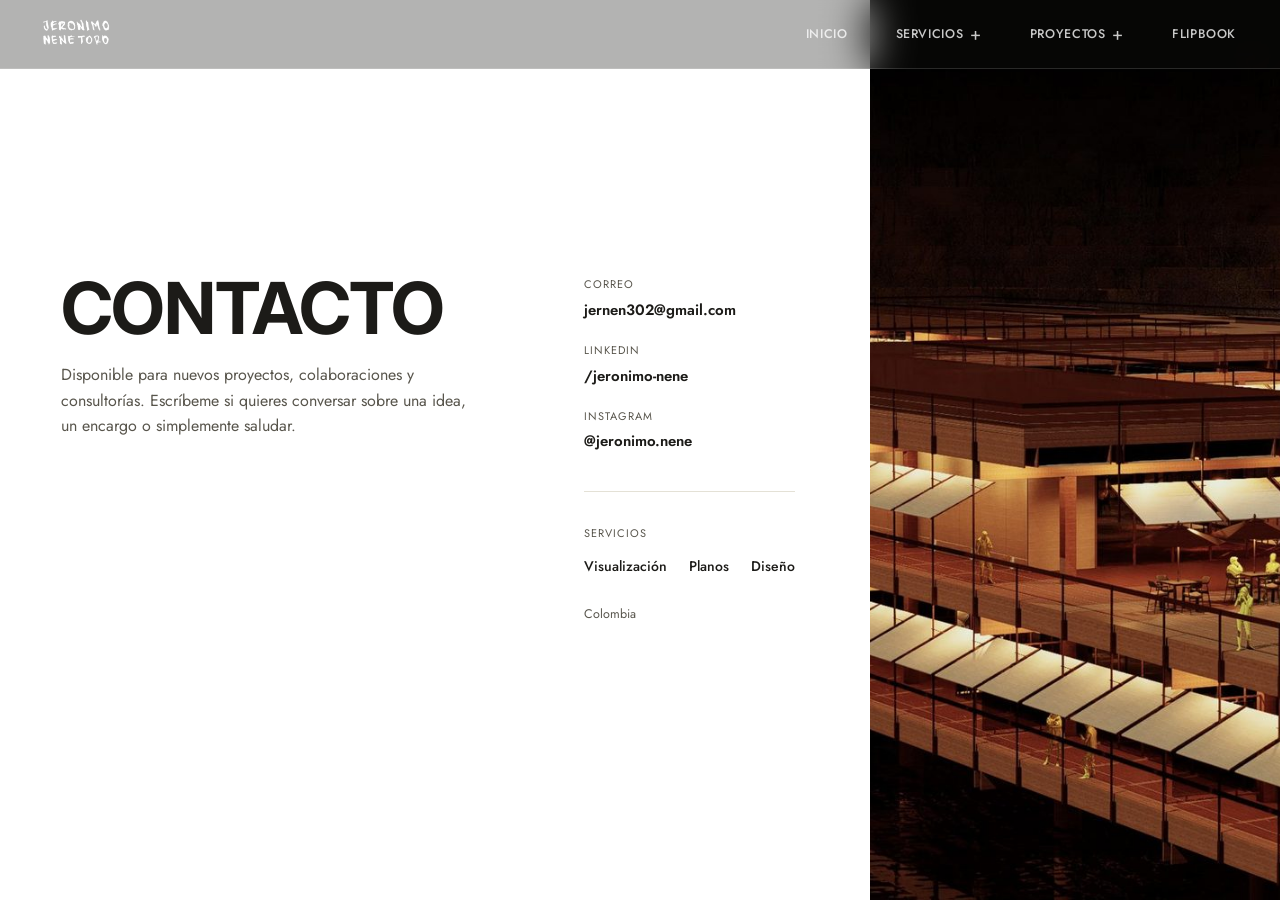
<file: contacto.html>
<!DOCTYPE html>
<html lang="es">
<head>
<meta charset="UTF-8">
<meta name="viewport" content="width=device-width, initial-scale=1.0">
<title>Contacto — Jerónimo Nene Toro</title>
<meta name="description" content="Contacto de Jerónimo Nene Toro, arquitecto.">
<link rel="stylesheet" href="css/style.css?v=contact-nav-01">
</head>
<body class="page-contacto work-menu-page">

<nav class="floating-nav visible on-dark" id="floatingNav">
  <a href="index.html" class="fn-logo-link" aria-label="Jerónimo Nene Toro — Inicio">
    <img src="img/logo-nene.png" alt="Jerónimo Nene Toro" class="fn-logo" decoding="async" fetchpriority="low">
  </a>
  <div class="fn-links" id="fnLinks">
    <a href="index.html" class="fn-link">Inicio</a>
    <button type="button" class="fn-link fn-menu-trigger" data-subnav="servicios" aria-expanded="false" aria-controls="fnSubnav">
      <span>Servicios</span><span class="fn-plus" aria-hidden="true">+</span>
    </button>
    <button type="button" class="fn-link fn-menu-trigger" data-subnav="proyectos" aria-expanded="false" aria-controls="fnSubnav">
      <span>Proyectos</span><span class="fn-plus" aria-hidden="true">+</span>
    </button>
    <a href="index.html#flipbook" class="fn-link">Flipbook</a>
  </div>
  <button class="fn-toggle" id="fnToggle" aria-label="Abrir menú" aria-expanded="false">☰</button>
</nav>
<div class="fn-subnav" id="fnSubnav" aria-label="Enlaces de navegación" hidden>
  <div class="fn-subnav-list" data-subnav-list="servicios" hidden>
    <a href="trabajo/visualizacion.html" class="fn-subnav-link">Visualización</a>
    <a href="trabajo/planos.html" class="fn-subnav-link">Planos</a>
    <a href="trabajo/diseno-interior.html" class="fn-subnav-link">Diseño interior</a>
  </div>
  <div class="fn-subnav-list" data-subnav-list="proyectos" hidden>
    <a href="proyectos/tayrona.html" class="fn-subnav-link">Pabellón Tayrona</a>
    <a href="proyectos/sol-fernandez.html" class="fn-subnav-link">Sol Fernández</a>
    <a href="proyectos/interwind.html" class="fn-subnav-link">Interwind</a>
    <a href="proyectos/genova.html" class="fn-subnav-link">Genova’s Habitability</a>
    <a href="proyectos/eneas-complex.html" class="fn-subnav-link">Enea’s Complex</a>
    <a href="proyectos/malicia-la-paz.html" class="fn-subnav-link">Malicia La Paz</a>
  </div>
</div>

<main class="contact-split">
  <div class="contact-left">
    <div class="contact-inner">
      <div class="contact-row">
        <div class="contact-col-a">
          <h1 class="contact-title">Contacto</h1>
          <p class="contact-lead">Disponible para nuevos proyectos, colaboraciones y consultorías. Escríbeme si quieres conversar sobre una idea, un encargo o simplemente saludar.</p>
        </div>

        <div class="contact-col-b">
          <div class="contact-links">
            <a href="mailto:jernen302@gmail.com" class="contact-link">
              <span class="cl-label">Correo</span>
              <span class="cl-value">jernen302@gmail.com</span>
            </a>
            <a href="https://www.linkedin.com/in/jeronimo-nene" target="_blank" rel="noopener" class="contact-link">
              <span class="cl-label">LinkedIn</span>
              <span class="cl-value">/jeronimo-nene</span>
            </a>
            <a href="https://instagram.com/" target="_blank" rel="noopener" class="contact-link">
              <span class="cl-label">Instagram</span>
              <span class="cl-value">@jeronimo.nene</span>
            </a>
          </div>

          <div class="contact-services">
            <span class="cl-label">Servicios</span>
            <div class="contact-services-links">
              <a href="trabajo/visualizacion.html">Visualización</a>
              <a href="trabajo/planos.html">Planos</a>
              <a href="trabajo/diseno-interior.html">Diseño</a>
            </div>
          </div>

          <p class="contact-note">Colombia</p>
        </div>
      </div>
    </div>
  </div>

  <div class="contact-media">
    <img src="img/tayrona-hero.jpg" alt="Pabellón Tayrona">
  </div>
</main>

<script src="js/main.js"></script>
</body>
</html>
</file>
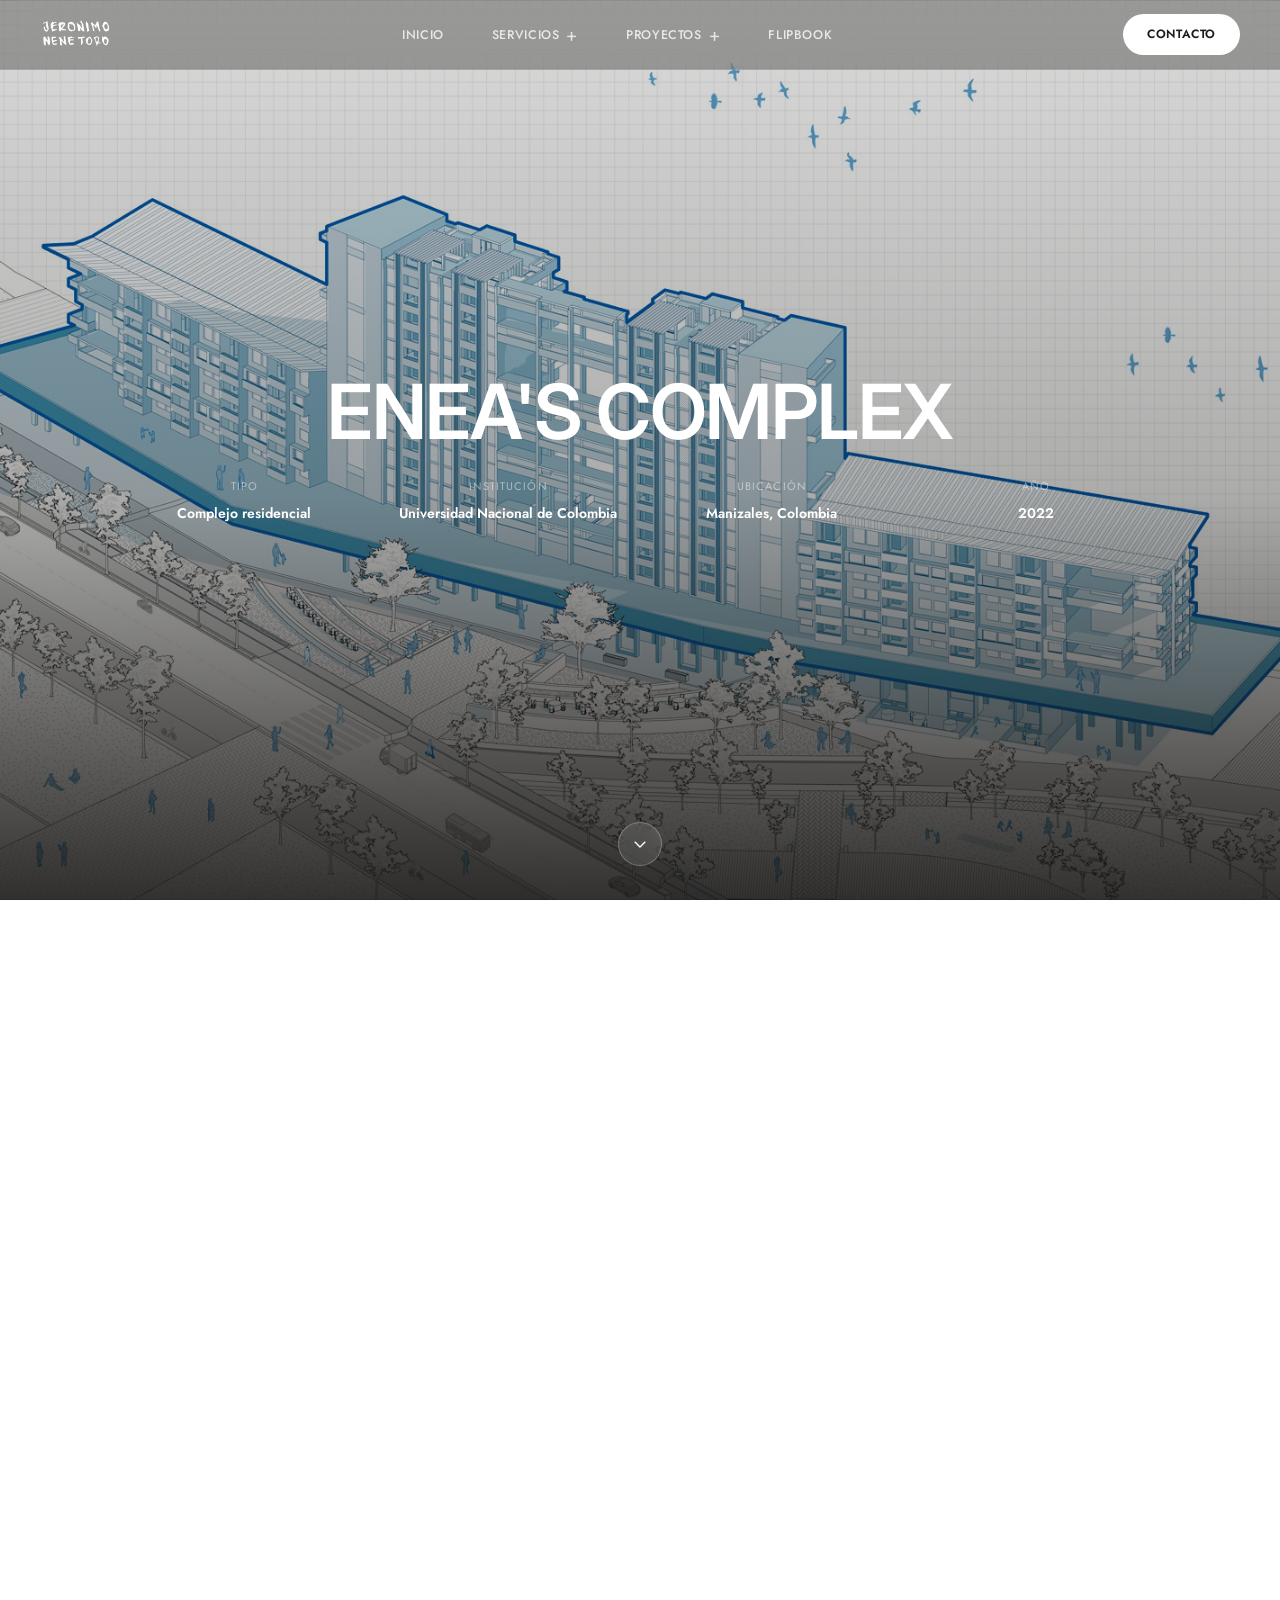
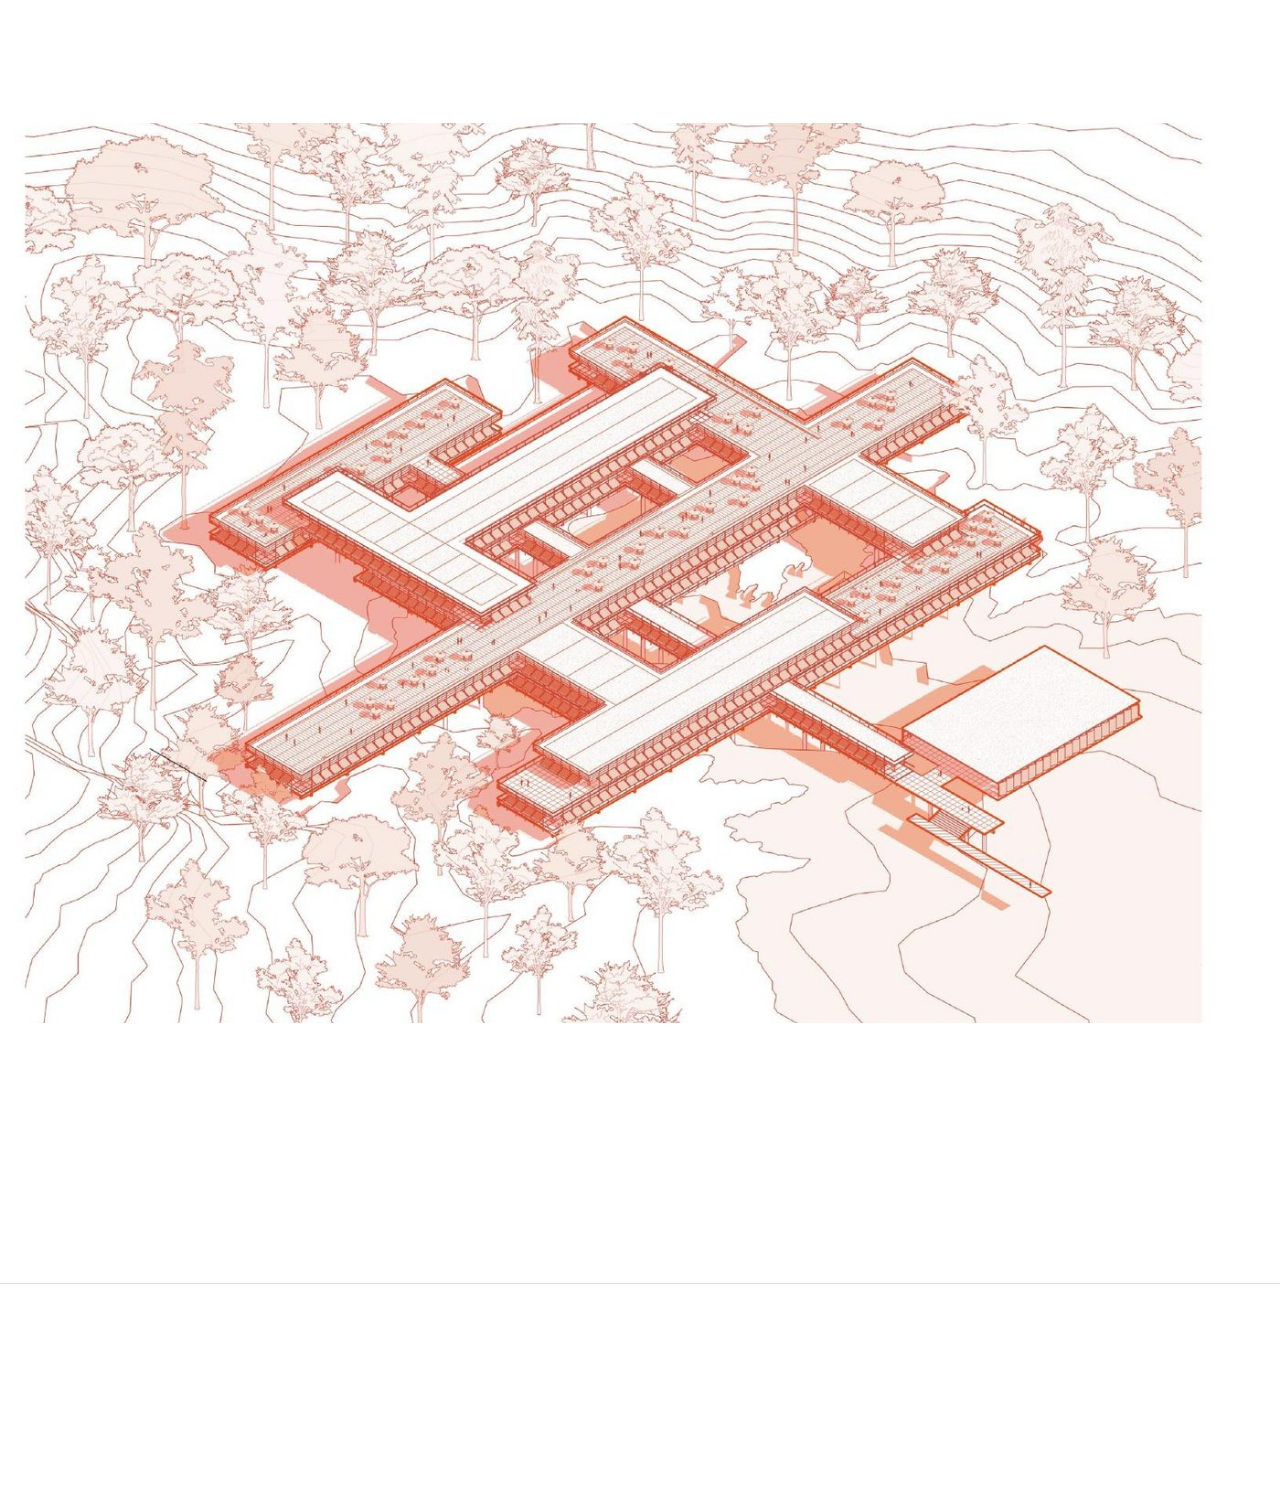
<file: proyectos/eneas-complex.html>
<!DOCTYPE html>
<html lang="es">
<head>
<meta charset="UTF-8">
<meta name="viewport" content="width=device-width, initial-scale=1.0">
<title>Enea's Complex — Jerónimo Nene Toro</title>
<meta name="description" content="Enea's Complex — proyecto de arquitectura de Jerónimo Nene Toro. Próximamente.">
<link rel="stylesheet" href="../css/style.css?v=projects-hero-04">
</head>
<body class="project-page work-menu-page project-detail-page">

<!-- Nav flotante — igual que en inicio, visible desde el arranque en páginas interiores -->
<nav class="floating-nav" id="floatingNav">
  <a href="../index.html" class="fn-logo-link" aria-label="Jerónimo Nene Toro — Inicio">
    <img src="../img/logo-nene.png" alt="Jerónimo Nene Toro" class="fn-logo" decoding="async" fetchpriority="low">
  </a>
  <div class="fn-links" id="fnLinks">
    <a href="../index.html" class="fn-link">Inicio</a>
    <button type="button" class="fn-link fn-menu-trigger" data-subnav="servicios" aria-expanded="false" aria-controls="fnSubnav">
      <span>Servicios</span><span class="fn-plus" aria-hidden="true">+</span>
    </button>
    <button type="button" class="fn-link fn-menu-trigger" data-subnav="proyectos" aria-expanded="false" aria-controls="fnSubnav">
      <span>Proyectos</span><span class="fn-plus" aria-hidden="true">+</span>
    </button>
    <a href="../index.html#flipbook" class="fn-link">Flipbook</a>
  </div>
  <a href="../contacto.html" class="fn-contact">Contacto</a>
  <button class="fn-toggle" id="fnToggle" aria-label="Abrir menú" aria-expanded="false">☰</button>
</nav>
<div class="fn-subnav" id="fnSubnav" aria-label="Enlaces de navegación" hidden>
  <div class="fn-subnav-list" data-subnav-list="servicios" hidden>
    <a href="../trabajo/visualizacion.html" class="fn-subnav-link">Visualización</a>
    <a href="../trabajo/planos.html" class="fn-subnav-link">Planos</a>
    <a href="../trabajo/diseno-interior.html" class="fn-subnav-link">Diseño interior</a>
  </div>
  <div class="fn-subnav-list" data-subnav-list="proyectos" hidden>
    <a href="tayrona.html" class="fn-subnav-link">Pabellón Tayrona</a>
    <a href="sol-fernandez.html" class="fn-subnav-link">Sol Fernández</a>
    <a href="interwind.html" class="fn-subnav-link">Interwind</a>
    <a href="genova.html" class="fn-subnav-link">Genova’s Habitability</a>
    <a href="eneas-complex.html" class="fn-subnav-link">Enea’s Complex</a>
    <a href="malicia-la-paz.html" class="fn-subnav-link">Malicia La Paz</a>
  </div>
</div>

<main>

  <!-- ============ HERO DE PROYECTO ============ -->
  <section class="pd-hero" id="pdHero">
    <img class="pd-hero-bg" src="../img/enea-main.jpg" alt="Enea's Complex — próximamente">
    <div class="pd-hero-overlay"></div>

    <div class="pd-hero-content">
      <h1 class="pd-title pd-title--sans">Enea's Complex</h1>
      <div class="pd-meta-row">
        <div class="pd-meta-item">
          <span class="pd-meta-label">Tipo</span>
          <span class="pd-meta-value">Complejo residencial</span>
        </div>
        <div class="pd-meta-item">
          <span class="pd-meta-label">Institución</span>
          <span class="pd-meta-value">Universidad Nacional de Colombia</span>
        </div>
        <div class="pd-meta-item">
          <span class="pd-meta-label">Ubicación</span>
          <span class="pd-meta-value">Manizales, Colombia</span>
        </div>
        <div class="pd-meta-item">
          <span class="pd-meta-label">Año</span>
          <span class="pd-meta-value">2022</span>
        </div>
      </div>
    </div>

    <a href="#explicacion" class="hi-scroll" aria-label="Desplazarse hacia abajo">
      <svg viewBox="0 0 24 24" fill="none" stroke="currentColor" stroke-width="1.8"><path d="M5 9l7 7 7-7"/></svg>
    </a>
  </section>

  <!-- ============ EXPLICACIÓN ============ -->
  <section class="pd-block" id="explicacion">
    <div class="wrap">
      <div class="pd-text reveal">
        <p>Durante años, la ciudad de Manizales ha buscado trasladar su aeropuerto a un emplazamiento más accesible. Esto ha planteado la necesidad de replantear el futuro de los terrenos del aeropuerto actual, situados en el barrio La Enea, en el sector sur de la ciudad. En respuesta, el proyecto propone un complejo urbano de gran escala que se extiende por todo el sitio, organizado en nueve agrupaciones de edificios. El desarrollo de este conjunto específico, ubicado en el extremo del plan maestro, se centra en establecer conexiones tanto vehiculares como peatonales con las edificaciones circundantes. La propuesta incorpora un parque comunitario dentro del predio, complementado por diversos espacios públicos de carácter más privado, destinados principalmente a los residentes.</p>
        <p>Desde el punto de vista arquitectónico, el edificio se organiza mediante una composición simétrica que consta de dos torres centrales conectadas por puentes, flanqueadas por dos bloques residenciales lineales con volúmenes extremos articulados. El componente residencial se eleva sobre un podio accesible que lo separa del programa comercial y de los niveles abiertos de la planta baja —que abarcan las dos primeras plantas—, donde diversos entresuelos refuerzan la continuidad espacial y favorecen la circulación ininterrumpida a través de los espacios públicos.</p>
      </div>
    </div>
  </section>

  <!-- ============ GALERÍA MOSAICO ============ -->
  <section class="pd-block" id="galeria-mosaico" style="padding-top:20px">
    <div class="wrap">

      <div class="pd-gallery-row reveal">
        <figure class="g-tall" id="galeria-1">
          <img src="../img/tayrona-axo.jpg" alt="Vista general — Enea's Complex">
          <figcaption class="g-cap">Vista general</figcaption>
        </figure>
        <div class="pd-textcard">
          <span class="tc-label">Textos cortos</span>
          <p>[Nota breve — un dato del proceso, la materialidad o una cita corta sobre el proyecto.]</p>
          <figure class="g-wide" id="galeria-2">
            <img src="../img/tayrona-axo.jpg" alt="Planta — Enea's Complex">
            <figcaption class="g-cap">Planta</figcaption>
          </figure>
        </div>
      </div>

      <div class="pd-gallery-row2 reveal">
        <figure class="g-big" id="galeria-3">
          <img src="../img/tayrona-axo.jpg" alt="Corte — Enea's Complex">
          <figcaption class="g-cap">Corte</figcaption>
        </figure>
        <div class="pd-stack">
          <figure id="galeria-4">
            <img src="../img/tayrona-axo.jpg" alt="Fachada — Enea's Complex">
            <figcaption class="g-cap">Fachada</figcaption>
          </figure>
          <figure id="galeria-5">
            <img src="../img/tayrona-axo.jpg" alt="Detalle constructivo — Enea's Complex">
            <figcaption class="g-cap">Detalle constructivo</figcaption>
          </figure>
        </div>
      </div>

    </div>
  </section>

  <!-- ============ IMAGEN FINAL DE CIERRE (a pantalla completa) ============ -->
  <section class="pd-final-hero">
    <img src="../img/tayrona-axo.jpg" alt="Enea's Complex — vista de cierre">
  </section>

  <!-- ============ TODOS LOS PROYECTOS (franja compacta) ============ -->
  <section class="pd-block" id="otros" style="padding-bottom:36px">
    <div class="wrap">
      <div class="pd-mini-strip reveal">
        <a href="tayrona.html" class="pd-mini-item">
          <span class="pd-mini-logo">T</span>
          <span class="pd-mini-text">
            <span class="pd-mini-name">Pabellón Tayrona</span>
            <span class="pd-mini-loc">Manizales, Colombia</span>
          </span>
        </a>
        <a href="sol-fernandez.html" class="pd-mini-item">
          <span class="pd-mini-logo">SF</span>
          <span class="pd-mini-text">
            <span class="pd-mini-name">Sol Fernández</span>
            <span class="pd-mini-loc">[Ciudad, Colombia]</span>
          </span>
        </a>
        <a href="interwind.html" class="pd-mini-item">
          <span class="pd-mini-logo">IW</span>
          <span class="pd-mini-text">
            <span class="pd-mini-name">Interwind</span>
            <span class="pd-mini-loc">[Ciudad, Colombia]</span>
          </span>
        </a>
        <a href="genova.html" class="pd-mini-item">
          <span class="pd-mini-logo">GH</span>
          <span class="pd-mini-text">
            <span class="pd-mini-name">Habitabilidad del Espacio Público</span>
            <span class="pd-mini-loc">Génova, Quindío</span>
          </span>
        </a>
        <a href="eneas-complex.html" class="pd-mini-item">
          <span class="pd-mini-logo">EC</span>
          <span class="pd-mini-text">
            <span class="pd-mini-name">Enea's Complex</span>
            <span class="pd-mini-loc">[Ciudad, Colombia]</span>
          </span>
        </a>
        <a href="malicia-la-paz.html" class="pd-mini-item">
          <span class="pd-mini-logo">MP</span>
          <span class="pd-mini-text">
            <span class="pd-mini-name">Malicia La Paz</span>
            <span class="pd-mini-loc">Cerritos, Pereira</span>
          </span>
        </a>
      </div>
    </div>
  </section>

</main>

<footer class="site-footer">
  <div class="wrap">
    <div class="footer-inner reveal">
      <div class="footer-top">
        <h3><a href="../contacto.html">¿Hablamos de tu próximo proyecto?</a></h3>
        <div class="footer-icons">
          <a href="https://instagram.com/" target="_blank" rel="noopener" class="ficon" aria-label="Instagram">
            <svg viewBox="0 0 24 24" fill="none" stroke="currentColor" stroke-width="1.6"><rect x="3" y="3" width="18" height="18" rx="5"/><circle cx="12" cy="12" r="4"/><circle cx="17.2" cy="6.8" r="1"/></svg>
          </a>
          <a href="mailto:jernen302@gmail.com" class="ficon" aria-label="Correo">
            <svg viewBox="0 0 24 24" fill="none" stroke="currentColor" stroke-width="1.6"><rect x="3" y="5" width="18" height="14" rx="2"/><path d="M4 6l8 7 8-7"/></svg>
          </a>
          <a href="https://www.linkedin.com/in/jeronimo-nene" target="_blank" rel="noopener" class="ficon" aria-label="LinkedIn">
            <svg viewBox="0 0 24 24" fill="none" stroke="currentColor" stroke-width="1.6"><rect x="3" y="3" width="18" height="18" rx="3"/><line x1="7.5" y1="10.5" x2="7.5" y2="16.5"/><circle cx="7.5" cy="7.3" r="0.6" fill="currentColor"/><path d="M11.5 16.5v-4a2 2 0 0 1 4 0v4"/><line x1="11.5" y1="10.5" x2="11.5" y2="16.5"/></svg>
          </a>
        </div>
      </div>
      <div class="foot-meta">
        <span>© 2026 Jerónimo Nene Toro</span>
        <span>Colombia</span>
      </div>
    </div>
  </div>
</footer>

<script src="../js/main.js?v=projects-hero-01"></script>
</body>
</html>
</file>
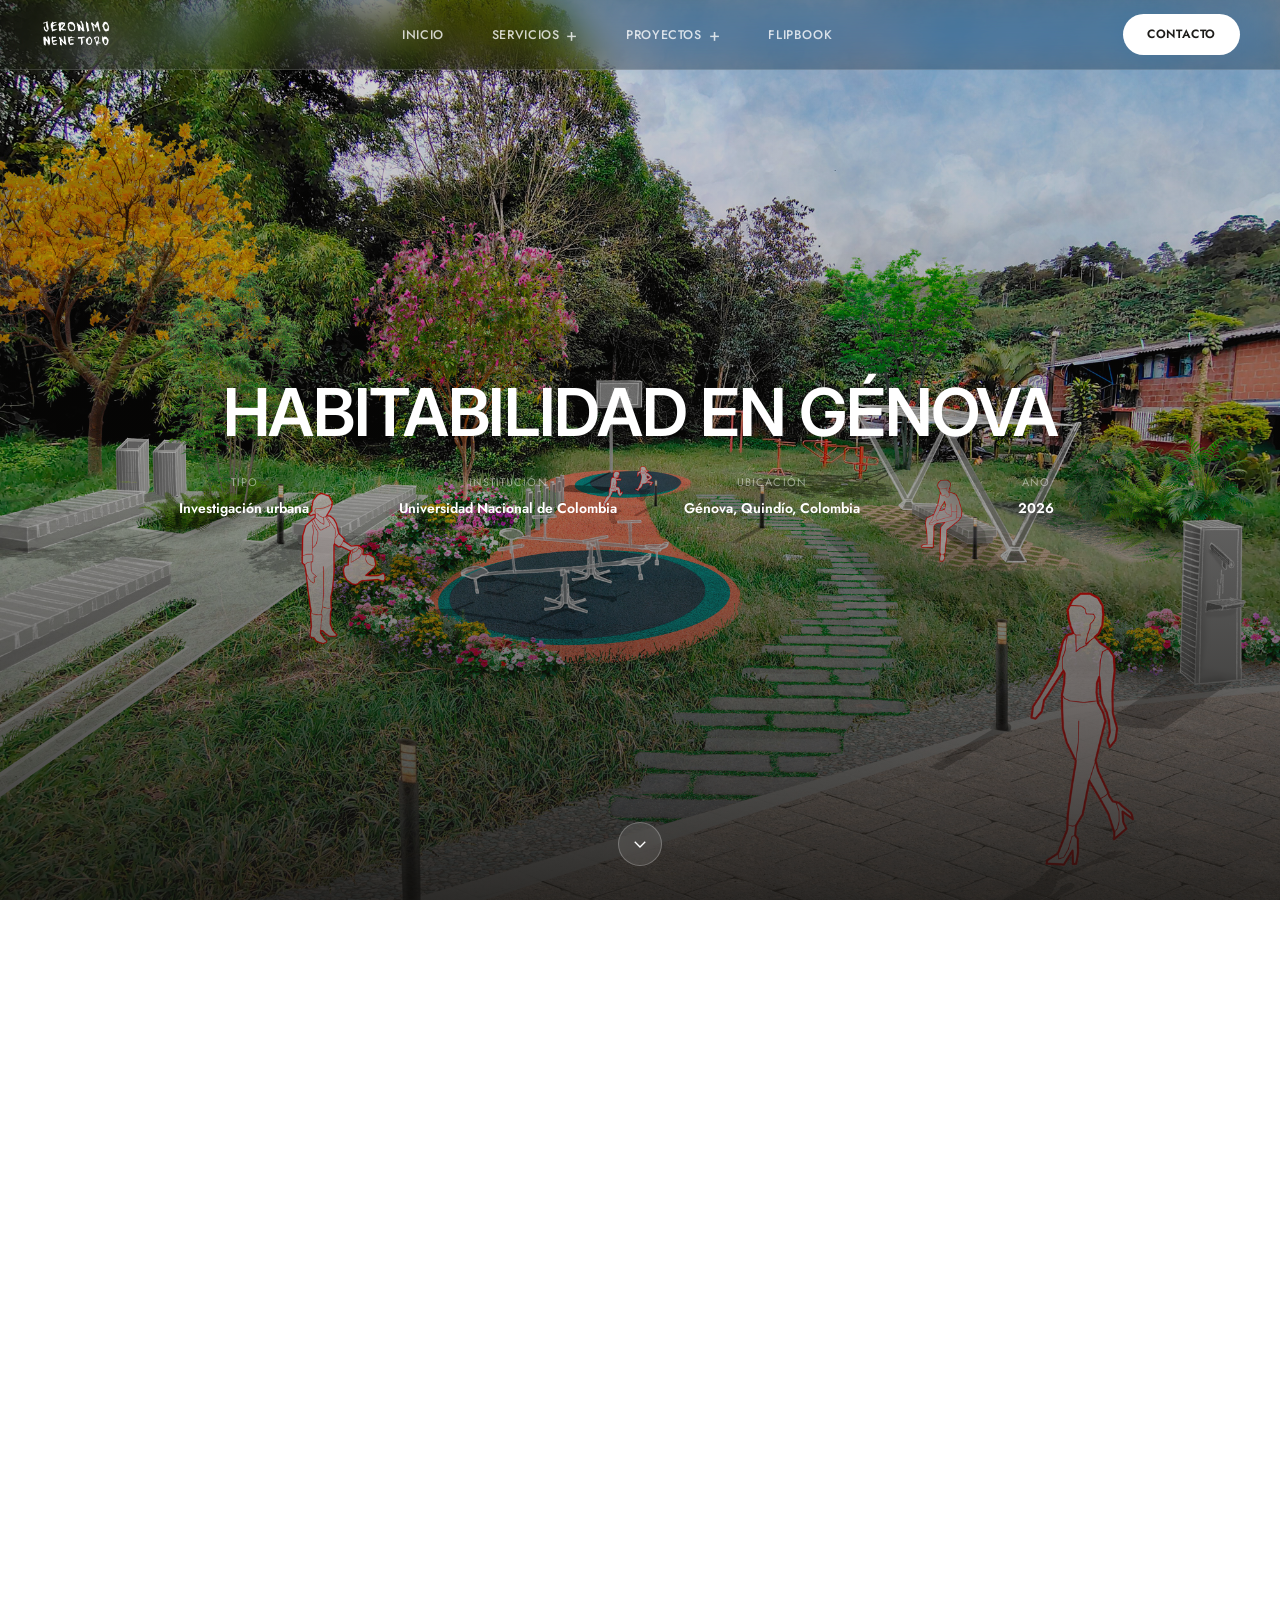
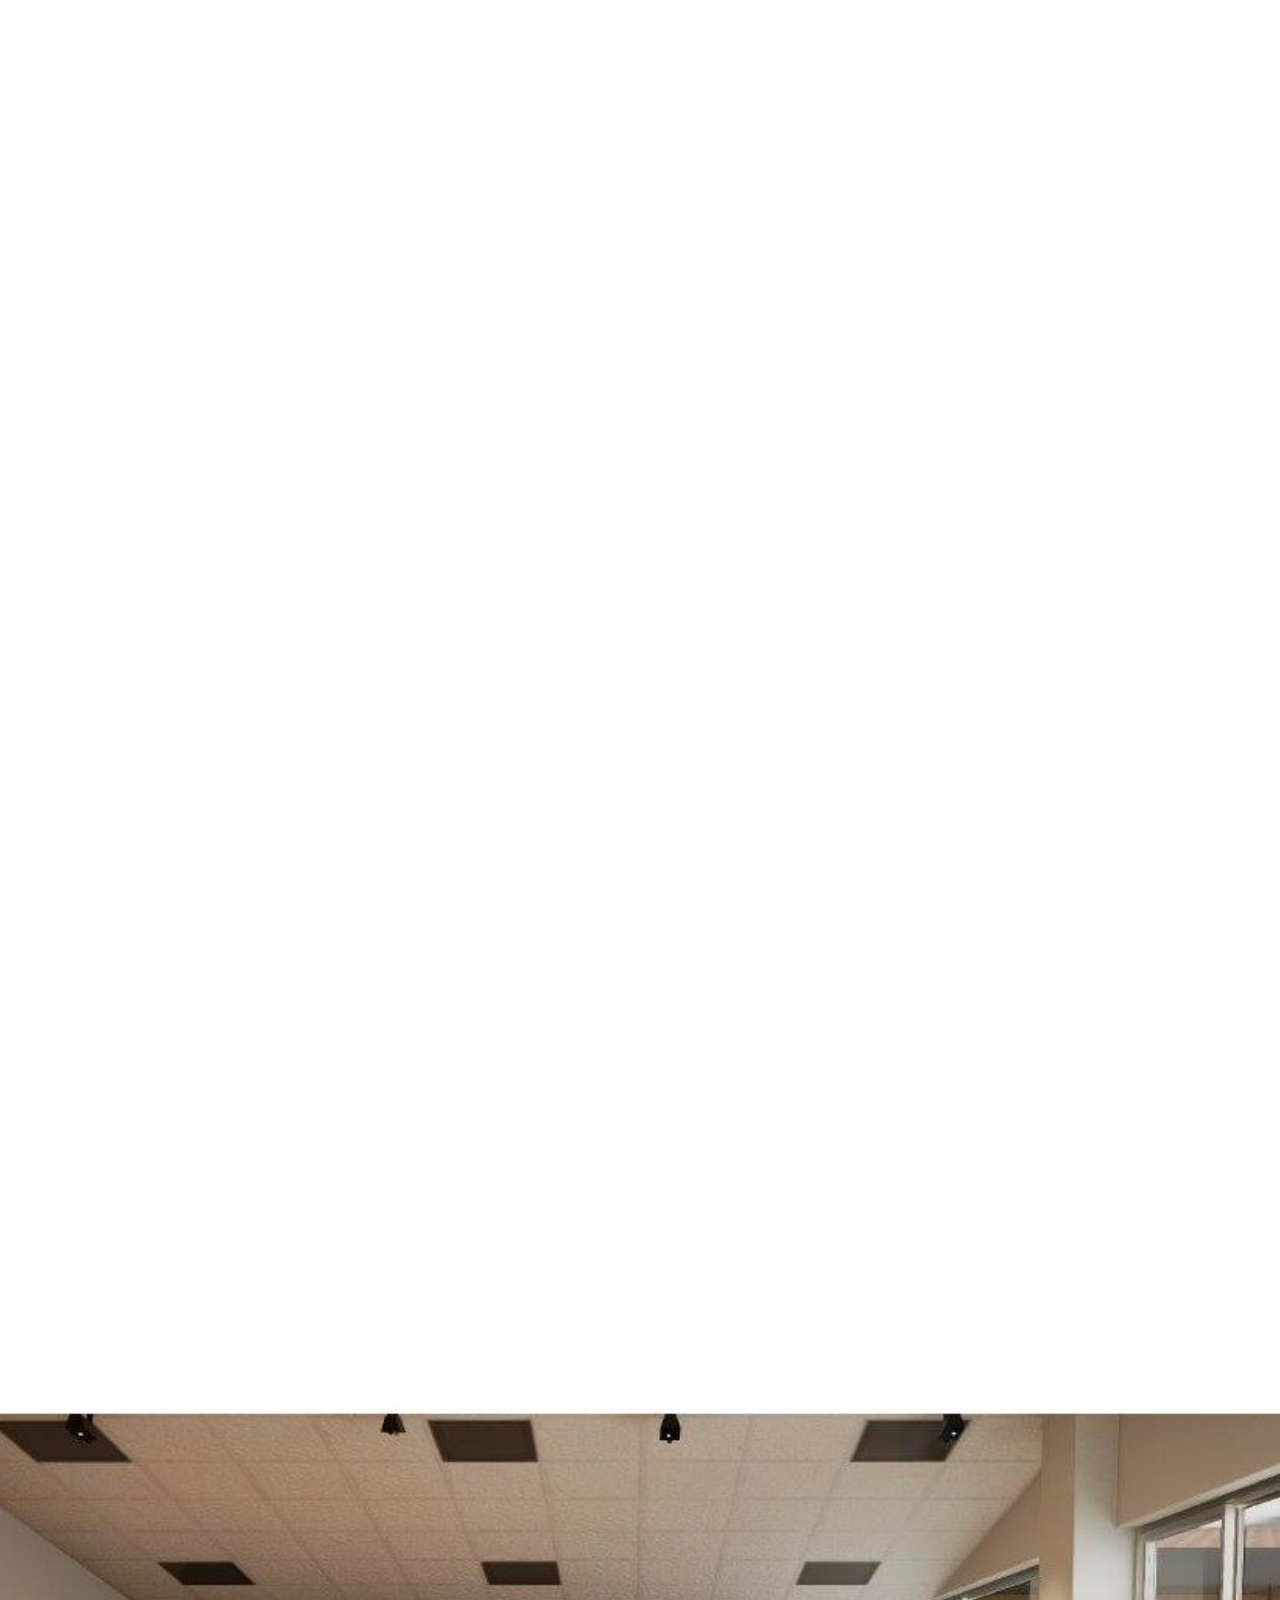
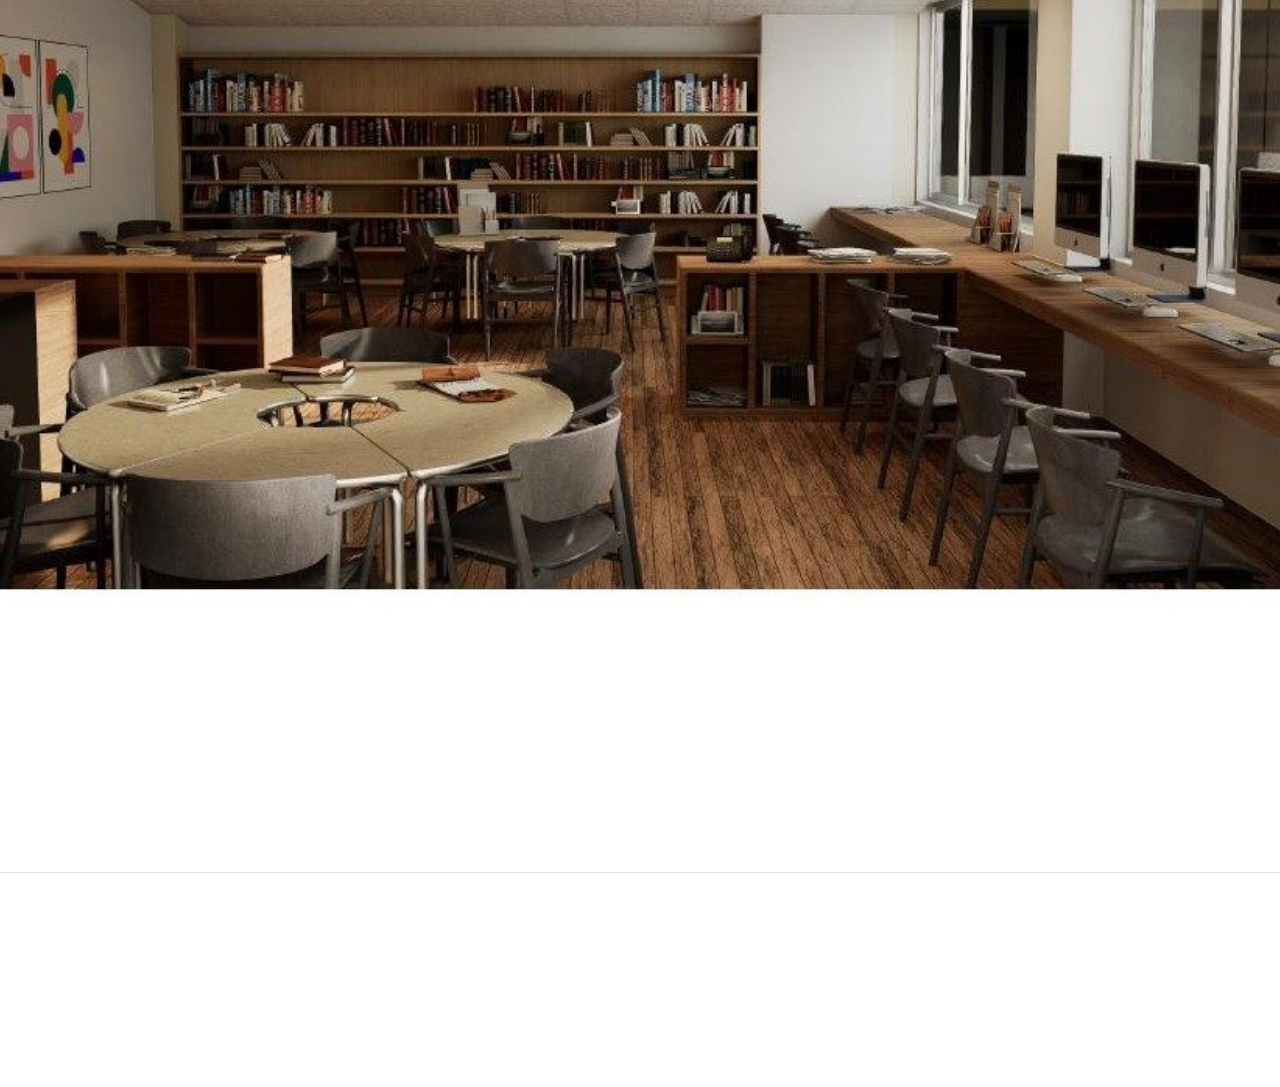
<file: proyectos/genova.html>
<!DOCTYPE html>
<html lang="es">
<head>
<meta charset="UTF-8">
<meta name="viewport" content="width=device-width, initial-scale=1.0">
<title>Habitabilidad del Espacio Público — Jerónimo Nene Toro</title>
<meta name="description" content="Habitabilidad del espacio público de Génova — Seminario SIIU 2026 — proyecto de Jerónimo Nene Toro.">
<link rel="stylesheet" href="../css/style.css?v=projects-hero-04">
</head>
<body class="project-page work-menu-page project-detail-page">

<!-- Nav flotante — igual que en inicio, visible desde el arranque en páginas interiores -->
<nav class="floating-nav" id="floatingNav">
  <a href="../index.html" class="fn-logo-link" aria-label="Jerónimo Nene Toro — Inicio">
    <img src="../img/logo-nene.png" alt="Jerónimo Nene Toro" class="fn-logo" decoding="async" fetchpriority="low">
  </a>
  <div class="fn-links" id="fnLinks">
    <a href="../index.html" class="fn-link">Inicio</a>
    <button type="button" class="fn-link fn-menu-trigger" data-subnav="servicios" aria-expanded="false" aria-controls="fnSubnav">
      <span>Servicios</span><span class="fn-plus" aria-hidden="true">+</span>
    </button>
    <button type="button" class="fn-link fn-menu-trigger" data-subnav="proyectos" aria-expanded="false" aria-controls="fnSubnav">
      <span>Proyectos</span><span class="fn-plus" aria-hidden="true">+</span>
    </button>
    <a href="../index.html#flipbook" class="fn-link">Flipbook</a>
  </div>
  <a href="../contacto.html" class="fn-contact">Contacto</a>
  <button class="fn-toggle" id="fnToggle" aria-label="Abrir menú" aria-expanded="false">☰</button>
</nav>
<div class="fn-subnav" id="fnSubnav" aria-label="Enlaces de navegación" hidden>
  <div class="fn-subnav-list" data-subnav-list="servicios" hidden>
    <a href="../trabajo/visualizacion.html" class="fn-subnav-link">Visualización</a>
    <a href="../trabajo/planos.html" class="fn-subnav-link">Planos</a>
    <a href="../trabajo/diseno-interior.html" class="fn-subnav-link">Diseño interior</a>
  </div>
  <div class="fn-subnav-list" data-subnav-list="proyectos" hidden>
    <a href="tayrona.html" class="fn-subnav-link">Pabellón Tayrona</a>
    <a href="sol-fernandez.html" class="fn-subnav-link">Sol Fernández</a>
    <a href="interwind.html" class="fn-subnav-link">Interwind</a>
    <a href="genova.html" class="fn-subnav-link">Genova’s Habitability</a>
    <a href="eneas-complex.html" class="fn-subnav-link">Enea’s Complex</a>
    <a href="malicia-la-paz.html" class="fn-subnav-link">Malicia La Paz</a>
  </div>
</div>

<main>

  <!-- ============ HERO DE PROYECTO ============ -->
  <section class="pd-hero" id="pdHero">
    <img class="pd-hero-bg" src="../img/tg-main.jpg" alt="Habitabilidad del espacio público de Génova">
    <div class="pd-hero-overlay"></div>

    <div class="pd-hero-content">
      <h1 class="pd-title pd-title--sans pd-title--compact">Habitabilidad en Génova</h1>
      <div class="pd-meta-row">
        <div class="pd-meta-item">
          <span class="pd-meta-label">Tipo</span>
          <span class="pd-meta-value">Investigación urbana</span>
        </div>
        <div class="pd-meta-item">
          <span class="pd-meta-label">Institución</span>
          <span class="pd-meta-value">Universidad Nacional de Colombia</span>
        </div>
        <div class="pd-meta-item">
          <span class="pd-meta-label">Ubicación</span>
          <span class="pd-meta-value">Génova, Quindío, Colombia</span>
        </div>
        <div class="pd-meta-item">
          <span class="pd-meta-label">Año</span>
          <span class="pd-meta-value">2026</span>
        </div>
      </div>
    </div>

    <a href="#explicacion" class="hi-scroll" aria-label="Desplazarse hacia abajo">
      <svg viewBox="0 0 24 24" fill="none" stroke="currentColor" stroke-width="1.8"><path d="M5 9l7 7 7-7"/></svg>
    </a>
  </section>

  <!-- ============ EXPLICACIÓN ============ -->
  <section class="pd-block" id="explicacion">
    <div class="wrap">
      <div class="pd-text reveal">
        <p>[Párrafo de introducción — contexto del lote, encargo y estrategia general de Habitabilidad del Espacio Público. Reemplazar con el texto real del proyecto.]</p>
        <p>[Segundo párrafo opcional — materialidad, estructura o proceso de diseño.]</p>
      </div>
    </div>
  </section>

  <!-- ============ GALERÍA MOSAICO ============ -->
  <section class="pd-block" id="galeria-mosaico" style="padding-top:20px">
    <div class="wrap">

      <div class="pd-gallery-row reveal">
        <figure class="g-tall" id="galeria-1">
          <img src="../img/sol-interior.jpg" alt="Vista general — Habitabilidad del Espacio Público — Génova">
          <figcaption class="g-cap">Vista general</figcaption>
        </figure>
        <div class="pd-textcard">
          <span class="tc-label">Textos cortos</span>
          <p>[Nota breve — un dato del proceso, la materialidad o una cita corta sobre el proyecto.]</p>
          <figure class="g-wide" id="galeria-2">
            <img src="../img/sol-interior.jpg" alt="Planta — Habitabilidad del Espacio Público — Génova">
            <figcaption class="g-cap">Planta</figcaption>
          </figure>
        </div>
      </div>

      <div class="pd-gallery-row2 reveal">
        <figure class="g-big" id="galeria-3">
          <img src="../img/sol-interior.jpg" alt="Corte — Habitabilidad del Espacio Público — Génova">
          <figcaption class="g-cap">Corte</figcaption>
        </figure>
        <div class="pd-stack">
          <figure id="galeria-4">
            <img src="../img/sol-interior.jpg" alt="Fachada — Habitabilidad del Espacio Público — Génova">
            <figcaption class="g-cap">Fachada</figcaption>
          </figure>
          <figure id="galeria-5">
            <img src="../img/sol-interior.jpg" alt="Detalle constructivo — Habitabilidad del Espacio Público — Génova">
            <figcaption class="g-cap">Detalle constructivo</figcaption>
          </figure>
        </div>
      </div>

    </div>
  </section>

  <!-- ============ IMAGEN FINAL DE CIERRE (a pantalla completa) ============ -->
  <section class="pd-final-hero">
    <img src="../img/sol-interior.jpg" alt="Habitabilidad del espacio público de Génova — vista de cierre">
  </section>

  <!-- ============ TODOS LOS PROYECTOS (franja compacta) ============ -->
  <section class="pd-block" id="otros" style="padding-bottom:36px">
    <div class="wrap">
      <div class="pd-mini-strip reveal">
        <a href="tayrona.html" class="pd-mini-item">
          <span class="pd-mini-logo">T</span>
          <span class="pd-mini-text">
            <span class="pd-mini-name">Pabellón Tayrona</span>
            <span class="pd-mini-loc">Manizales, Colombia</span>
          </span>
        </a>
        <a href="sol-fernandez.html" class="pd-mini-item">
          <span class="pd-mini-logo">SF</span>
          <span class="pd-mini-text">
            <span class="pd-mini-name">Sol Fernández</span>
            <span class="pd-mini-loc">[Ciudad, Colombia]</span>
          </span>
        </a>
        <a href="interwind.html" class="pd-mini-item">
          <span class="pd-mini-logo">IW</span>
          <span class="pd-mini-text">
            <span class="pd-mini-name">Interwind</span>
            <span class="pd-mini-loc">[Ciudad, Colombia]</span>
          </span>
        </a>
        <a href="genova.html" class="pd-mini-item">
          <span class="pd-mini-logo">GH</span>
          <span class="pd-mini-text">
            <span class="pd-mini-name">Habitabilidad del Espacio Público</span>
            <span class="pd-mini-loc">Génova, Quindío</span>
          </span>
        </a>
        <a href="eneas-complex.html" class="pd-mini-item">
          <span class="pd-mini-logo">EC</span>
          <span class="pd-mini-text">
            <span class="pd-mini-name">Enea's Complex</span>
            <span class="pd-mini-loc">[Ciudad, Colombia]</span>
          </span>
        </a>
        <a href="malicia-la-paz.html" class="pd-mini-item">
          <span class="pd-mini-logo">MP</span>
          <span class="pd-mini-text">
            <span class="pd-mini-name">Malicia La Paz</span>
            <span class="pd-mini-loc">Cerritos, Pereira</span>
          </span>
        </a>
      </div>
    </div>
  </section>

</main>

<footer class="site-footer">
  <div class="wrap">
    <div class="footer-inner reveal">
      <div class="footer-top">
        <h3><a href="../contacto.html">¿Hablamos de tu próximo proyecto?</a></h3>
        <div class="footer-icons">
          <a href="https://instagram.com/" target="_blank" rel="noopener" class="ficon" aria-label="Instagram">
            <svg viewBox="0 0 24 24" fill="none" stroke="currentColor" stroke-width="1.6"><rect x="3" y="3" width="18" height="18" rx="5"/><circle cx="12" cy="12" r="4"/><circle cx="17.2" cy="6.8" r="1"/></svg>
          </a>
          <a href="mailto:jernen302@gmail.com" class="ficon" aria-label="Correo">
            <svg viewBox="0 0 24 24" fill="none" stroke="currentColor" stroke-width="1.6"><rect x="3" y="5" width="18" height="14" rx="2"/><path d="M4 6l8 7 8-7"/></svg>
          </a>
          <a href="https://www.linkedin.com/in/jeronimo-nene" target="_blank" rel="noopener" class="ficon" aria-label="LinkedIn">
            <svg viewBox="0 0 24 24" fill="none" stroke="currentColor" stroke-width="1.6"><rect x="3" y="3" width="18" height="18" rx="3"/><line x1="7.5" y1="10.5" x2="7.5" y2="16.5"/><circle cx="7.5" cy="7.3" r="0.6" fill="currentColor"/><path d="M11.5 16.5v-4a2 2 0 0 1 4 0v4"/><line x1="11.5" y1="10.5" x2="11.5" y2="16.5"/></svg>
          </a>
        </div>
      </div>
      <div class="foot-meta">
        <span>© 2026 Jerónimo Nene Toro</span>
        <span>Colombia</span>
      </div>
    </div>
  </div>
</footer>

<script src="../js/main.js?v=projects-hero-01"></script>
</body>
</html>
</file>
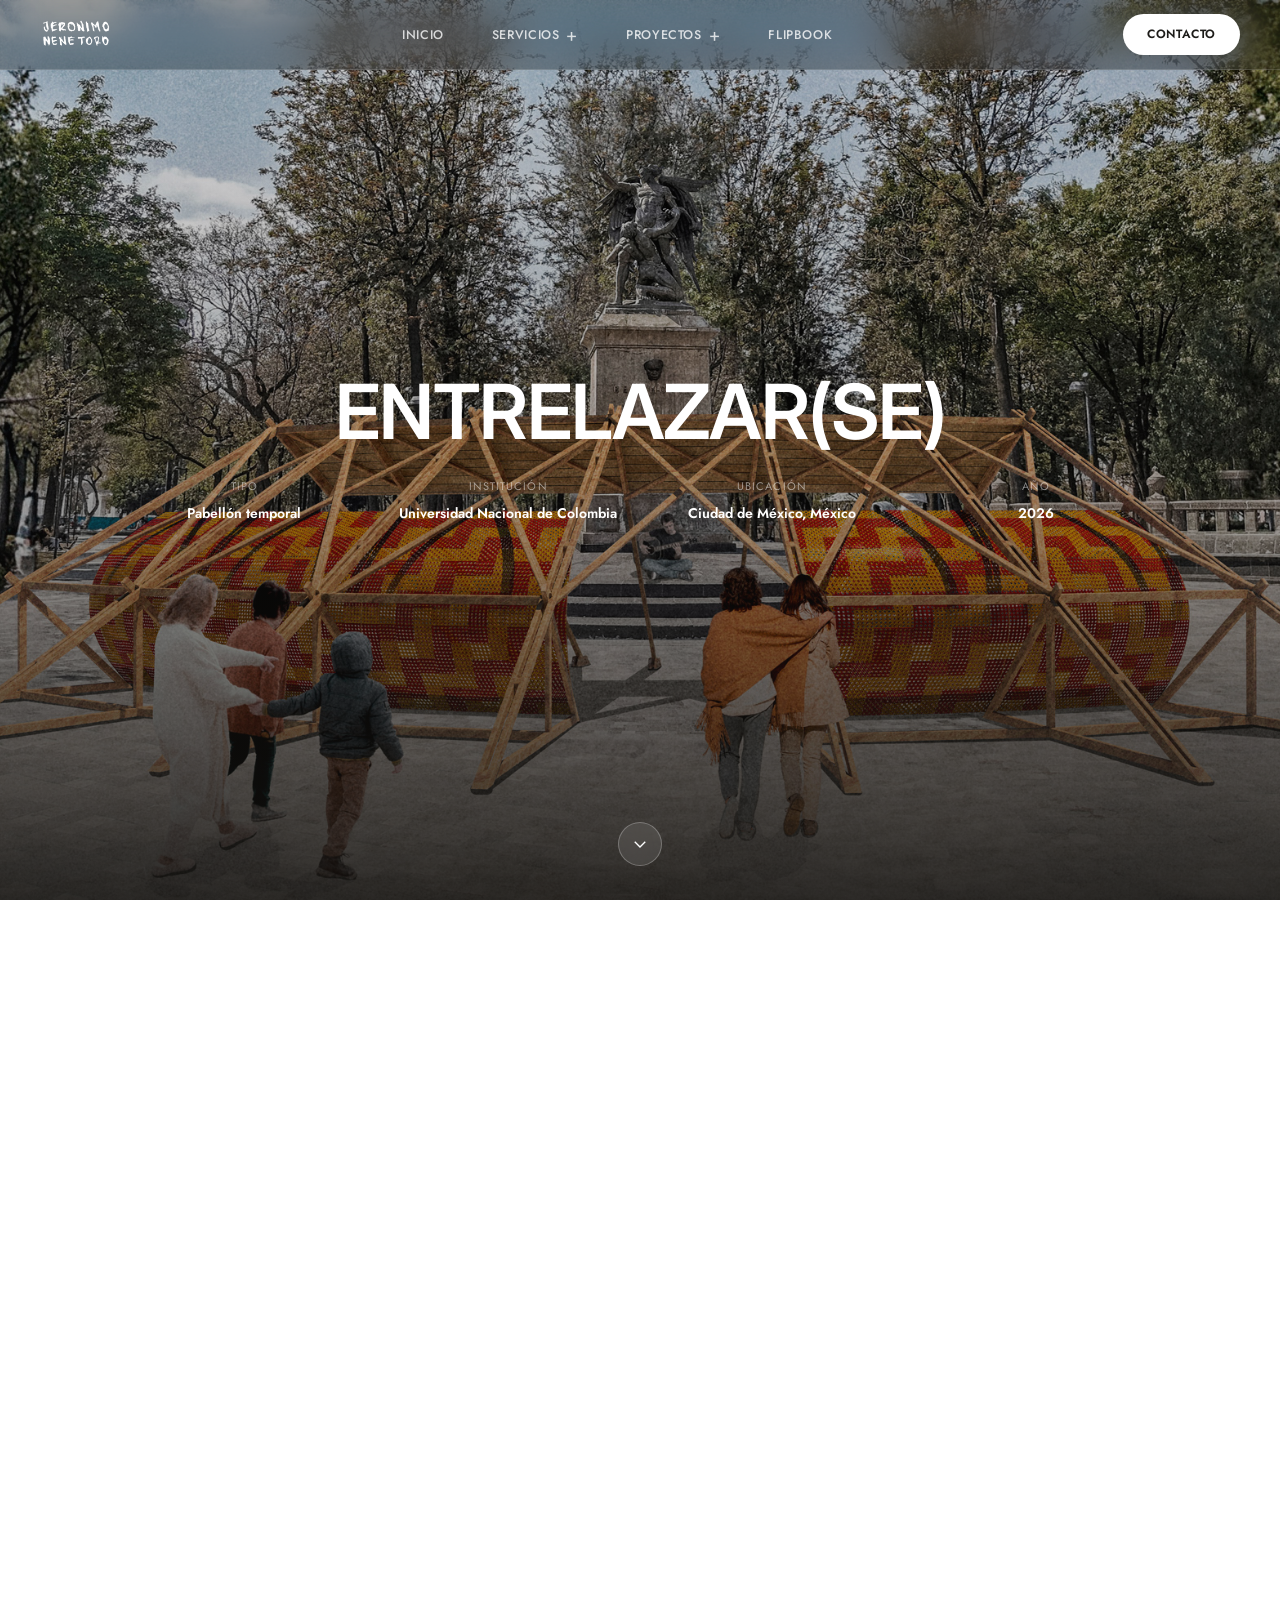
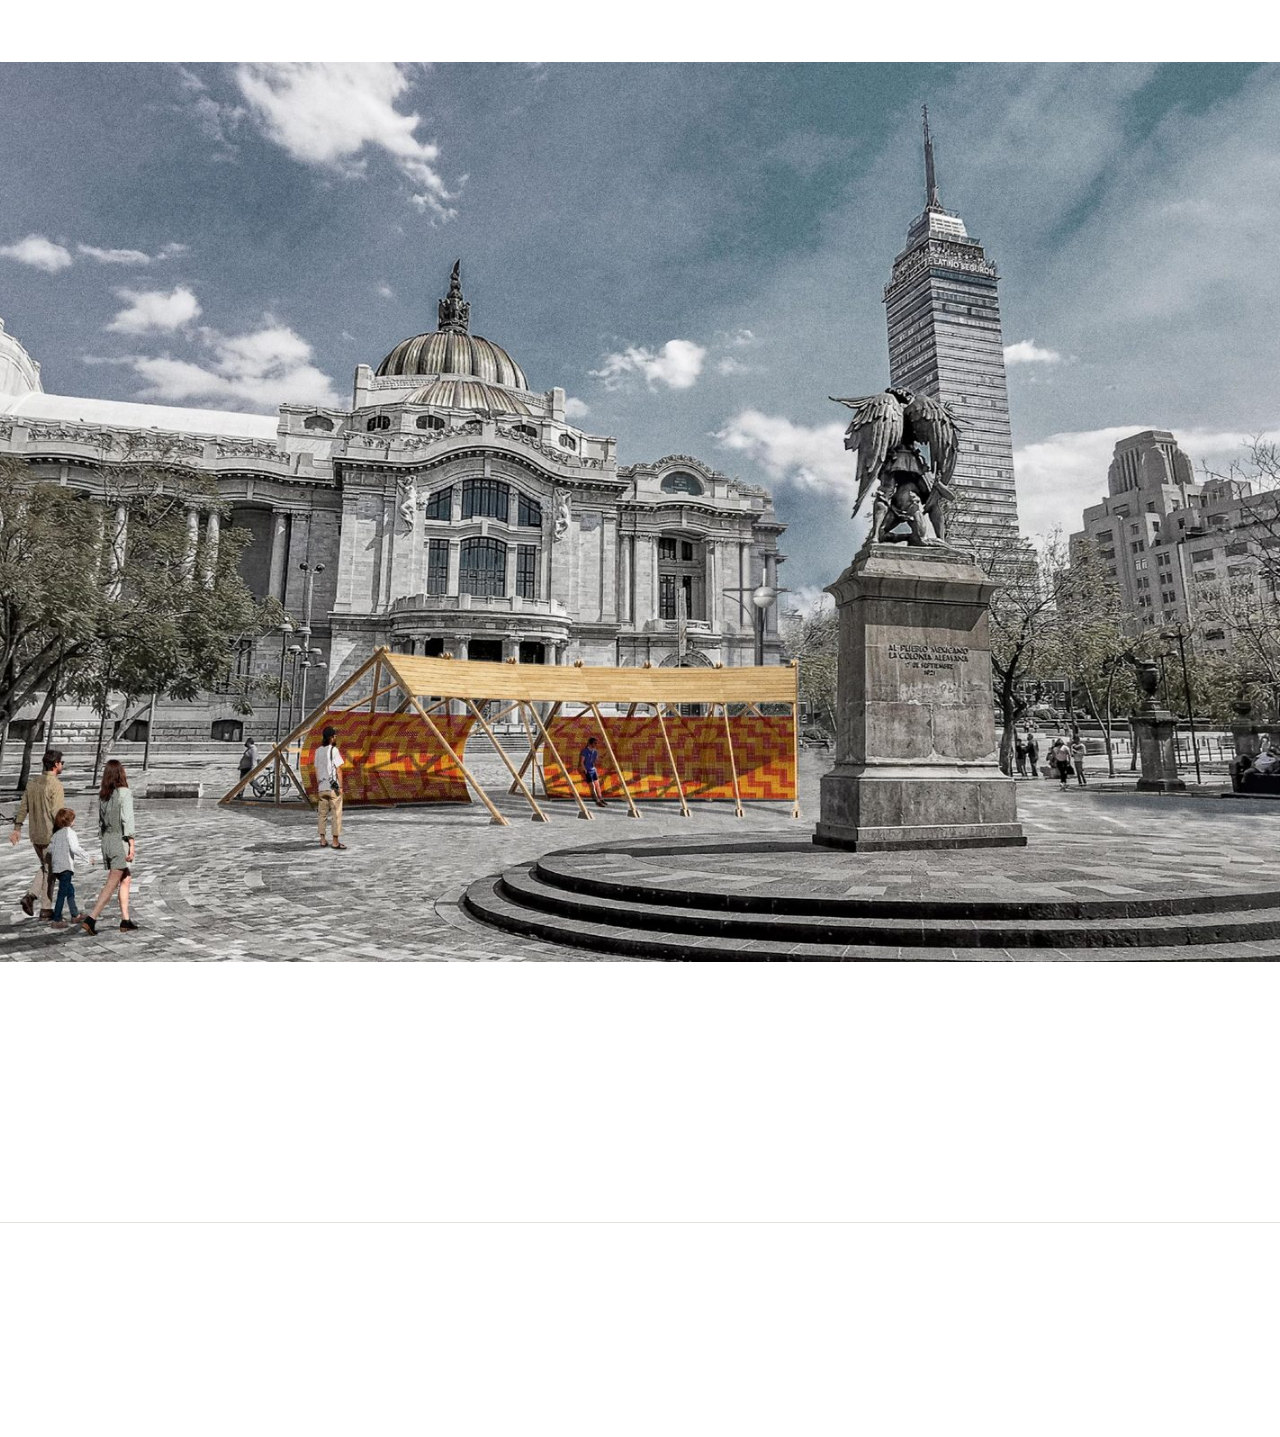
<file: proyectos/interwind.html>
<!DOCTYPE html>
<html lang="es">
<head>
<meta charset="UTF-8">
<meta name="viewport" content="width=device-width, initial-scale=1.0">
<title>Interwind — Jerónimo Nene Toro</title>
<meta name="description" content="Interwind Pavillion — proyecto de arquitectura de Jerónimo Nene Toro.">
<link rel="stylesheet" href="../css/style.css?v=projects-hero-04">
</head>
<body class="project-page work-menu-page project-detail-page">

<!-- Nav flotante — igual que en inicio, visible desde el arranque en páginas interiores -->
<nav class="floating-nav" id="floatingNav">
  <a href="../index.html" class="fn-logo-link" aria-label="Jerónimo Nene Toro — Inicio">
    <img src="../img/logo-nene.png" alt="Jerónimo Nene Toro" class="fn-logo" decoding="async" fetchpriority="low">
  </a>
  <div class="fn-links" id="fnLinks">
    <a href="../index.html" class="fn-link">Inicio</a>
    <button type="button" class="fn-link fn-menu-trigger" data-subnav="servicios" aria-expanded="false" aria-controls="fnSubnav">
      <span>Servicios</span><span class="fn-plus" aria-hidden="true">+</span>
    </button>
    <button type="button" class="fn-link fn-menu-trigger" data-subnav="proyectos" aria-expanded="false" aria-controls="fnSubnav">
      <span>Proyectos</span><span class="fn-plus" aria-hidden="true">+</span>
    </button>
    <a href="../index.html#flipbook" class="fn-link">Flipbook</a>
  </div>
  <a href="../contacto.html" class="fn-contact">Contacto</a>
  <button class="fn-toggle" id="fnToggle" aria-label="Abrir menú" aria-expanded="false">☰</button>
</nav>
<div class="fn-subnav" id="fnSubnav" aria-label="Enlaces de navegación" hidden>
  <div class="fn-subnav-list" data-subnav-list="servicios" hidden>
    <a href="../trabajo/visualizacion.html" class="fn-subnav-link">Visualización</a>
    <a href="../trabajo/planos.html" class="fn-subnav-link">Planos</a>
    <a href="../trabajo/diseno-interior.html" class="fn-subnav-link">Diseño interior</a>
  </div>
  <div class="fn-subnav-list" data-subnav-list="proyectos" hidden>
    <a href="tayrona.html" class="fn-subnav-link">Pabellón Tayrona</a>
    <a href="sol-fernandez.html" class="fn-subnav-link">Sol Fernández</a>
    <a href="interwind.html" class="fn-subnav-link">Interwind</a>
    <a href="genova.html" class="fn-subnav-link">Genova’s Habitability</a>
    <a href="eneas-complex.html" class="fn-subnav-link">Enea’s Complex</a>
    <a href="malicia-la-paz.html" class="fn-subnav-link">Malicia La Paz</a>
  </div>
</div>

<main>

  <!-- ============ HERO DE PROYECTO ============ -->
  <section class="pd-hero" id="pdHero">
    <img class="pd-hero-bg" src="../img/entre-main.jpg" alt="Interwind Pavillion">
    <div class="pd-hero-overlay"></div>

    <div class="pd-hero-content">
      <h1 class="pd-title pd-title--sans">ENTRELAZAR(SE)</h1>
      <div class="pd-meta-row">
        <div class="pd-meta-item">
          <span class="pd-meta-label">Tipo</span>
          <span class="pd-meta-value">Pabellón temporal</span>
        </div>
        <div class="pd-meta-item">
          <span class="pd-meta-label">Institución</span>
          <span class="pd-meta-value">Universidad Nacional de Colombia</span>
        </div>
        <div class="pd-meta-item">
          <span class="pd-meta-label">Ubicación</span>
          <span class="pd-meta-value">Ciudad de México, México</span>
        </div>
        <div class="pd-meta-item">
          <span class="pd-meta-label">Año</span>
          <span class="pd-meta-value">2026</span>
        </div>
      </div>
    </div>

    <a href="#explicacion" class="hi-scroll" aria-label="Desplazarse hacia abajo">
      <svg viewBox="0 0 24 24" fill="none" stroke="currentColor" stroke-width="1.8"><path d="M5 9l7 7 7-7"/></svg>
    </a>
  </section>

  <!-- ============ EXPLICACIÓN ============ -->
  <section class="pd-block" id="explicacion">
    <div class="wrap">
      <div class="pd-text reveal">
        <p>Ante la escasez de espacios de pausa en las áreas públicas, el pabellón propone un refugio de calma que integra la identidad local a través de una materialidad y una morfología inspiradas en los valores mexicanos. Por ello, el pabellón se concibe a partir de los residuos de la Ciudad de México: los sacos de plástico que envuelven frutas y verduras en los mercados, así como los desechos de materiales de construcción. Estos elementos se transforman en la base de una estructura temporal que cuestiona el desperdicio y propone un nuevo uso para aquello que la ciudad descarta.</p>
        <p>La obra, compuesta por siete pórticos de madera reciclada dispuestos en un segmento radial, se asienta en la plaza como un umbral entre el Palacio de Bellas Artes y el monumento a Beethoven, abriéndose hacia ellos. Se presenta como un remanso frente al dinamismo de la ciudad, un punto de encuentro que invita a los ciudadanos a contemplar su entorno, colaborar entre sí y generar vínculos y arraigo comunitarios. En su interior, el entramado se interrumpe para facilitar múltiples pasos y la circulación, mientras que su superficie, construida con sacos de plástico, invita a los usuarios a permanecer en el lugar.</p>
      </div>
    </div>
  </section>

  <!-- ============ GALERÍA MOSAICO ============ -->
  <section class="pd-block" id="galeria-mosaico" style="padding-top:20px">
    <div class="wrap">

      <div class="pd-gallery-row reveal">
        <figure class="g-tall" id="galeria-1">
          <img src="../img/interwind-hero.jpg" alt="Vista general — Interwind Pavillion">
          <figcaption class="g-cap">Vista general</figcaption>
        </figure>
        <div class="pd-textcard">
          <span class="tc-label">Textos cortos</span>
          <p>Sus tejidos se disponen a modo de piel que conecta la estructura. Estos elementos textiles representan un vínculo directo entre la tradición artesanal y la vida contemporánea de la ciudad, entrelazando materiales que nacen y mueren en un intento por recuperar su identidad. De este modo, la pieza fortalece los vínculos sociales a través de su uso cotidiano, y el pabellón se consolida como un espacio de encuentro y descanso que celebra la identidad local.</p>
          <figure class="g-wide" id="galeria-2">
            <img src="../img/interwind-hero.jpg" alt="Planta — Interwind Pavillion">
            <figcaption class="g-cap">Planta</figcaption>
          </figure>
        </div>
      </div>

      <div class="pd-gallery-row2 reveal">
        <figure class="g-big" id="galeria-3">
          <img src="../img/interwind-hero.jpg" alt="Corte — Interwind Pavillion">
          <figcaption class="g-cap">Corte</figcaption>
        </figure>
        <div class="pd-stack">
          <figure id="galeria-4">
            <img src="../img/interwind-hero.jpg" alt="Fachada — Interwind Pavillion">
            <figcaption class="g-cap">Fachada</figcaption>
          </figure>
          <figure id="galeria-5">
            <img src="../img/interwind-hero.jpg" alt="Detalle constructivo — Interwind Pavillion">
            <figcaption class="g-cap">Detalle constructivo</figcaption>
          </figure>
        </div>
      </div>

    </div>
  </section>

  <!-- ============ IMAGEN FINAL DE CIERRE (a pantalla completa) ============ -->
  <section class="pd-final-hero">
    <img src="../img/interwind-hero.jpg" alt="Interwind Pavillion — vista de cierre">
  </section>

  <!-- ============ TODOS LOS PROYECTOS (franja compacta) ============ -->
  <section class="pd-block" id="otros" style="padding-bottom:36px">
    <div class="wrap">
      <div class="pd-mini-strip reveal">
        <a href="tayrona.html" class="pd-mini-item">
          <span class="pd-mini-logo">T</span>
          <span class="pd-mini-text">
            <span class="pd-mini-name">Pabellón Tayrona</span>
            <span class="pd-mini-loc">Manizales, Colombia</span>
          </span>
        </a>
        <a href="sol-fernandez.html" class="pd-mini-item">
          <span class="pd-mini-logo">SF</span>
          <span class="pd-mini-text">
            <span class="pd-mini-name">Sol Fernández</span>
            <span class="pd-mini-loc">[Ciudad, Colombia]</span>
          </span>
        </a>
        <a href="interwind.html" class="pd-mini-item">
          <span class="pd-mini-logo">IW</span>
          <span class="pd-mini-text">
            <span class="pd-mini-name">Interwind</span>
            <span class="pd-mini-loc">[Ciudad, Colombia]</span>
          </span>
        </a>
        <a href="genova.html" class="pd-mini-item">
          <span class="pd-mini-logo">GH</span>
          <span class="pd-mini-text">
            <span class="pd-mini-name">Habitabilidad del Espacio Público</span>
            <span class="pd-mini-loc">Génova, Quindío</span>
          </span>
        </a>
        <a href="eneas-complex.html" class="pd-mini-item">
          <span class="pd-mini-logo">EC</span>
          <span class="pd-mini-text">
            <span class="pd-mini-name">Enea's Complex</span>
            <span class="pd-mini-loc">[Ciudad, Colombia]</span>
          </span>
        </a>
        <a href="malicia-la-paz.html" class="pd-mini-item">
          <span class="pd-mini-logo">MP</span>
          <span class="pd-mini-text">
            <span class="pd-mini-name">Malicia La Paz</span>
            <span class="pd-mini-loc">Cerritos, Pereira</span>
          </span>
        </a>
      </div>
    </div>
  </section>

</main>

<footer class="site-footer">
  <div class="wrap">
    <div class="footer-inner reveal">
      <div class="footer-top">
        <h3><a href="../contacto.html">¿Hablamos de tu próximo proyecto?</a></h3>
        <div class="footer-icons">
          <a href="https://instagram.com/" target="_blank" rel="noopener" class="ficon" aria-label="Instagram">
            <svg viewBox="0 0 24 24" fill="none" stroke="currentColor" stroke-width="1.6"><rect x="3" y="3" width="18" height="18" rx="5"/><circle cx="12" cy="12" r="4"/><circle cx="17.2" cy="6.8" r="1"/></svg>
          </a>
          <a href="mailto:jernen302@gmail.com" class="ficon" aria-label="Correo">
            <svg viewBox="0 0 24 24" fill="none" stroke="currentColor" stroke-width="1.6"><rect x="3" y="5" width="18" height="14" rx="2"/><path d="M4 6l8 7 8-7"/></svg>
          </a>
          <a href="https://www.linkedin.com/in/jeronimo-nene" target="_blank" rel="noopener" class="ficon" aria-label="LinkedIn">
            <svg viewBox="0 0 24 24" fill="none" stroke="currentColor" stroke-width="1.6"><rect x="3" y="3" width="18" height="18" rx="3"/><line x1="7.5" y1="10.5" x2="7.5" y2="16.5"/><circle cx="7.5" cy="7.3" r="0.6" fill="currentColor"/><path d="M11.5 16.5v-4a2 2 0 0 1 4 0v4"/><line x1="11.5" y1="10.5" x2="11.5" y2="16.5"/></svg>
          </a>
        </div>
      </div>
      <div class="foot-meta">
        <span>© 2026 Jerónimo Nene Toro</span>
        <span>Colombia</span>
      </div>
    </div>
  </div>
</footer>

<script src="../js/main.js?v=projects-hero-01"></script>
</body>
</html>
</file>
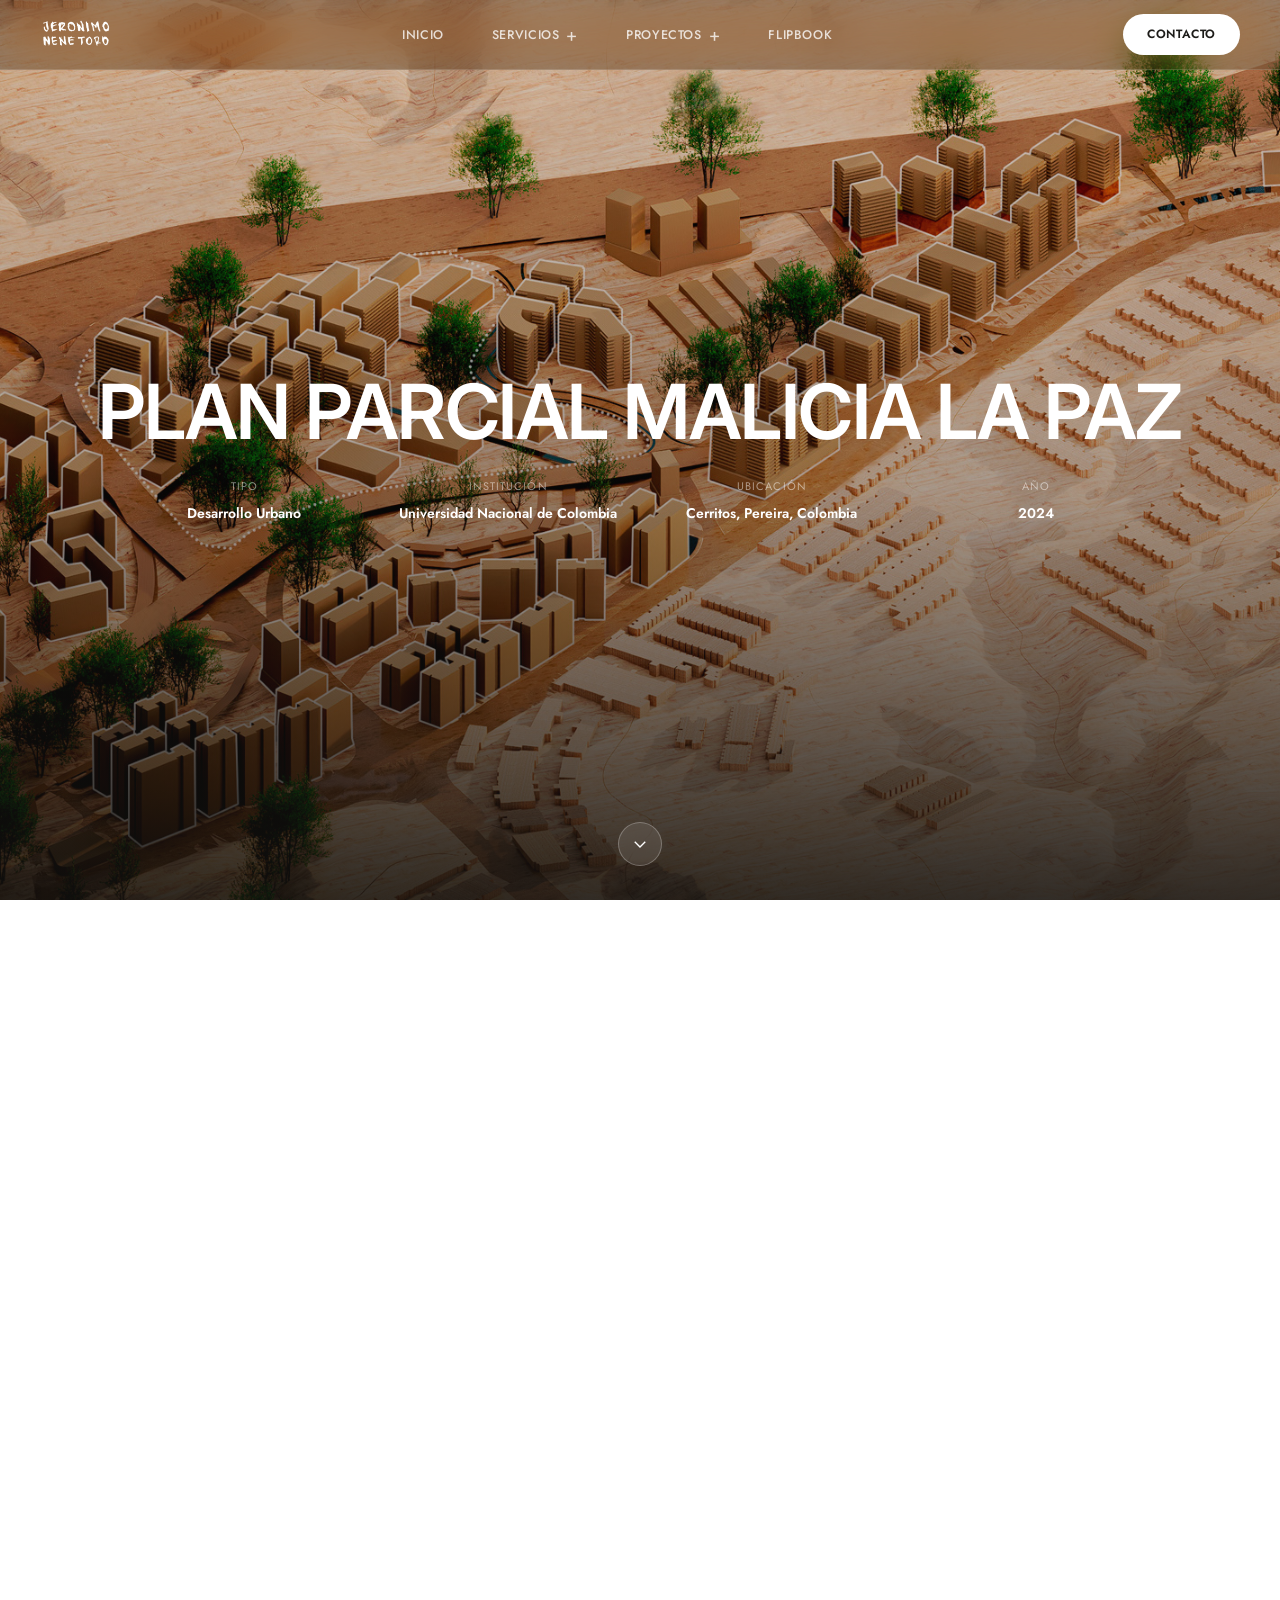
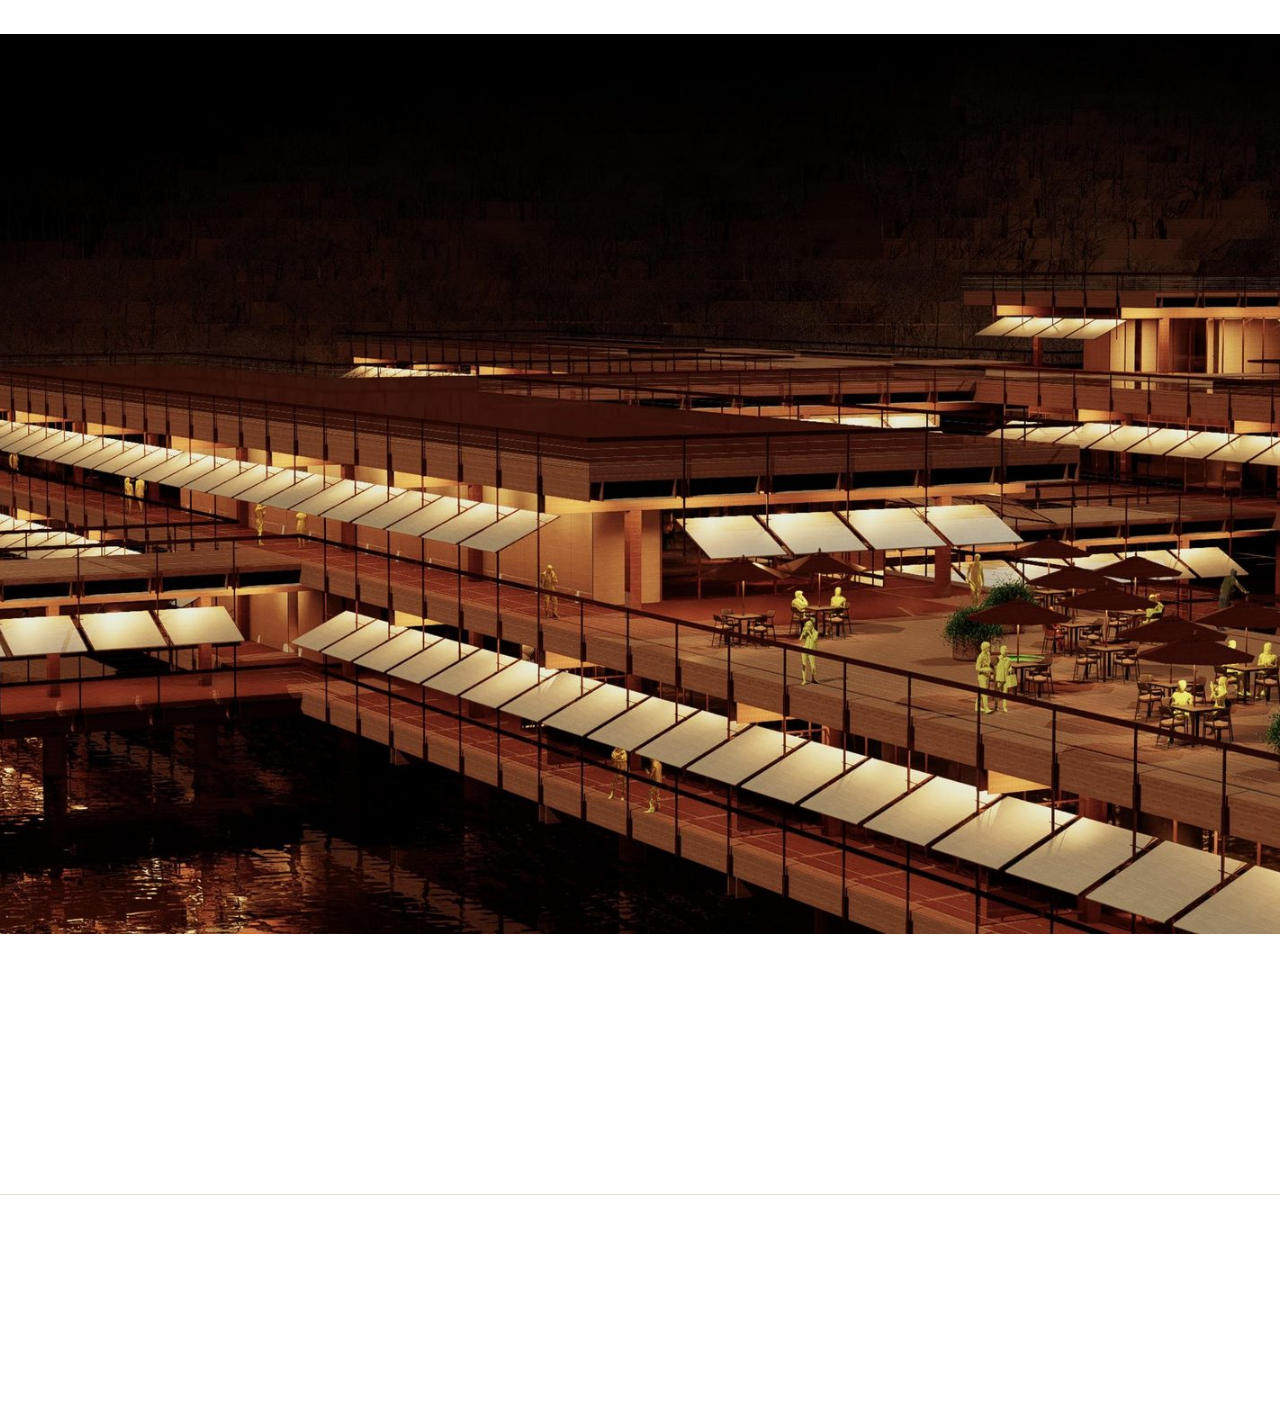
<file: proyectos/malicia-la-paz.html>
<!DOCTYPE html>
<html lang="es">
<head>
<meta charset="UTF-8">
<meta name="viewport" content="width=device-width, initial-scale=1.0">
<title>Plan Parcial Malicia La Paz — Jerónimo Nene Toro</title>
<meta name="description" content="Plan Parcial Malicia La Paz — Cerritos, Pereira — proyecto de urbanismo de Jerónimo Nene Toro.">
<link rel="stylesheet" href="../css/style.css?v=projects-hero-04">
</head>
<body class="project-page work-menu-page project-detail-page">

<!-- Nav flotante — igual que en inicio, visible desde el arranque en páginas interiores -->
<nav class="floating-nav" id="floatingNav">
  <a href="../index.html" class="fn-logo-link" aria-label="Jerónimo Nene Toro — Inicio">
    <img src="../img/logo-nene.png" alt="Jerónimo Nene Toro" class="fn-logo" decoding="async" fetchpriority="low">
  </a>
  <div class="fn-links" id="fnLinks">
    <a href="../index.html" class="fn-link">Inicio</a>
    <button type="button" class="fn-link fn-menu-trigger" data-subnav="servicios" aria-expanded="false" aria-controls="fnSubnav">
      <span>Servicios</span><span class="fn-plus" aria-hidden="true">+</span>
    </button>
    <button type="button" class="fn-link fn-menu-trigger" data-subnav="proyectos" aria-expanded="false" aria-controls="fnSubnav">
      <span>Proyectos</span><span class="fn-plus" aria-hidden="true">+</span>
    </button>
    <a href="../index.html#flipbook" class="fn-link">Flipbook</a>
  </div>
  <a href="../contacto.html" class="fn-contact">Contacto</a>
  <button class="fn-toggle" id="fnToggle" aria-label="Abrir menú" aria-expanded="false">☰</button>
</nav>
<div class="fn-subnav" id="fnSubnav" aria-label="Enlaces de navegación" hidden>
  <div class="fn-subnav-list" data-subnav-list="servicios" hidden>
    <a href="../trabajo/visualizacion.html" class="fn-subnav-link">Visualización</a>
    <a href="../trabajo/planos.html" class="fn-subnav-link">Planos</a>
    <a href="../trabajo/diseno-interior.html" class="fn-subnav-link">Diseño interior</a>
  </div>
  <div class="fn-subnav-list" data-subnav-list="proyectos" hidden>
    <a href="tayrona.html" class="fn-subnav-link">Pabellón Tayrona</a>
    <a href="sol-fernandez.html" class="fn-subnav-link">Sol Fernández</a>
    <a href="interwind.html" class="fn-subnav-link">Interwind</a>
    <a href="genova.html" class="fn-subnav-link">Genova’s Habitability</a>
    <a href="eneas-complex.html" class="fn-subnav-link">Enea’s Complex</a>
    <a href="malicia-la-paz.html" class="fn-subnav-link">Malicia La Paz</a>
  </div>
</div>

<main>

  <!-- ============ HERO DE PROYECTO ============ -->
  <section class="pd-hero" id="pdHero">
    <img class="pd-hero-bg" src="../img/P7-MAIN.jpg" alt="Plan Parcial Malicia La Paz — Cerritos, Pereira">
    <div class="pd-hero-overlay"></div>

    <div class="pd-hero-content">
      <h1 class="pd-title pd-title--sans pd-title--mobile-fit">Plan Parcial Malicia La Paz</h1>
      <div class="pd-meta-row">
        <div class="pd-meta-item">
          <span class="pd-meta-label">Tipo</span>
          <span class="pd-meta-value">Desarrollo Urbano</span>
        </div>
        <div class="pd-meta-item">
          <span class="pd-meta-label">Institución</span>
          <span class="pd-meta-value">Universidad Nacional de Colombia</span>
        </div>
        <div class="pd-meta-item">
          <span class="pd-meta-label">Ubicación</span>
          <span class="pd-meta-value">Cerritos, Pereira, Colombia</span>
        </div>
        <div class="pd-meta-item">
          <span class="pd-meta-label">Año</span>
          <span class="pd-meta-value">2024</span>
        </div>
      </div>
    </div>

    <a href="#explicacion" class="hi-scroll" aria-label="Desplazarse hacia abajo">
      <svg viewBox="0 0 24 24" fill="none" stroke="currentColor" stroke-width="1.8"><path d="M5 9l7 7 7-7"/></svg>
    </a>
  </section>

  <!-- ============ EXPLICACIÓN ============ -->
  <section class="pd-block" id="explicacion">
    <div class="wrap">
      <div class="pd-text reveal">
        <p>A medida que las ciudades se consolidan, las nuevas zonas de expansión urbana adquieren características singulares; tal es el caso del sector de Cerritos en Pereira, donde se propuso una amplia área para integrar nuevos planes parciales de urbanización. Entre ellos destaca «Malicia la Paz», situado junto a la avenida principal y a una futura conexión intermunicipal; este sector se perfila como un futuro nodo urbano, actuando tanto como un enlace de transporte clave como una ubicación estratégica para equipamientos públicos de gran escala y grandes centros comerciales.</p>
        <p>Entre los factores regulatorios clave se incluyen las zonas de protección ambiental y la asignación de vivienda de interés social (VIS) para reubicar los asentamientos informales situados anteriormente a lo largo de la antigua línea ferroviaria. Este proceso culmina en áreas de uso del suelo definidas y en un plan maestro formal para el desarrollo inmobiliario, organizado en unidades de actuación urbanística (UAU) acompañadas de sus respectivos análisis financieros.</p>
      </div>
    </div>
  </section>

  <!-- ============ GALERÍA MOSAICO ============ -->
  <section class="pd-block" id="galeria-mosaico" style="padding-top:20px">
    <div class="wrap">

      <div class="pd-gallery-row reveal">
        <figure class="g-tall" id="galeria-1">
          <img src="../img/tayrona-hero.jpg" alt="Vista general — Plan Parcial Malicia La Paz">
          <figcaption class="g-cap">Vista general</figcaption>
        </figure>
        <div class="pd-textcard">
          <span class="tc-label">Textos cortos</span>
          <p>[Nota breve — un dato del proceso, la materialidad o una cita corta sobre el proyecto.]</p>
          <figure class="g-wide" id="galeria-2">
            <img src="../img/tayrona-hero.jpg" alt="Planta — Plan Parcial Malicia La Paz">
            <figcaption class="g-cap">Planta</figcaption>
          </figure>
        </div>
      </div>

      <div class="pd-gallery-row2 reveal">
        <figure class="g-big" id="galeria-3">
          <img src="../img/tayrona-hero.jpg" alt="Corte — Plan Parcial Malicia La Paz">
          <figcaption class="g-cap">Corte</figcaption>
        </figure>
        <div class="pd-stack">
          <figure id="galeria-4">
            <img src="../img/tayrona-hero.jpg" alt="Fachada — Plan Parcial Malicia La Paz">
            <figcaption class="g-cap">Fachada</figcaption>
          </figure>
          <figure id="galeria-5">
            <img src="../img/tayrona-hero.jpg" alt="Detalle constructivo — Plan Parcial Malicia La Paz">
            <figcaption class="g-cap">Detalle constructivo</figcaption>
          </figure>
        </div>
      </div>

    </div>
  </section>

  <!-- ============ IMAGEN FINAL DE CIERRE (a pantalla completa) ============ -->
  <section class="pd-final-hero">
    <img src="../img/tayrona-hero.jpg" alt="Plan Parcial Malicia La Paz — vista de cierre">
  </section>

  <!-- ============ TODOS LOS PROYECTOS (franja compacta) ============ -->
  <section class="pd-block" id="otros" style="padding-bottom:36px">
    <div class="wrap">
      <div class="pd-mini-strip reveal">
        <a href="tayrona.html" class="pd-mini-item">
          <span class="pd-mini-logo">T</span>
          <span class="pd-mini-text">
            <span class="pd-mini-name">Pabellón Tayrona</span>
            <span class="pd-mini-loc">Manizales, Colombia</span>
          </span>
        </a>
        <a href="sol-fernandez.html" class="pd-mini-item">
          <span class="pd-mini-logo">SF</span>
          <span class="pd-mini-text">
            <span class="pd-mini-name">Sol Fernández</span>
            <span class="pd-mini-loc">[Ciudad, Colombia]</span>
          </span>
        </a>
        <a href="interwind.html" class="pd-mini-item">
          <span class="pd-mini-logo">IW</span>
          <span class="pd-mini-text">
            <span class="pd-mini-name">Interwind</span>
            <span class="pd-mini-loc">[Ciudad, Colombia]</span>
          </span>
        </a>
        <a href="genova.html" class="pd-mini-item">
          <span class="pd-mini-logo">GH</span>
          <span class="pd-mini-text">
            <span class="pd-mini-name">Habitabilidad del Espacio Público</span>
            <span class="pd-mini-loc">Génova, Quindío</span>
          </span>
        </a>
        <a href="eneas-complex.html" class="pd-mini-item">
          <span class="pd-mini-logo">EC</span>
          <span class="pd-mini-text">
            <span class="pd-mini-name">Enea's Complex</span>
            <span class="pd-mini-loc">[Ciudad, Colombia]</span>
          </span>
        </a>
        <a href="malicia-la-paz.html" class="pd-mini-item">
          <span class="pd-mini-logo">MP</span>
          <span class="pd-mini-text">
            <span class="pd-mini-name">Malicia La Paz</span>
            <span class="pd-mini-loc">Cerritos, Pereira</span>
          </span>
        </a>
      </div>
    </div>
  </section>

</main>

<footer class="site-footer">
  <div class="wrap">
    <div class="footer-inner reveal">
      <div class="footer-top">
        <h3><a href="../contacto.html">¿Hablamos de tu próximo proyecto?</a></h3>
        <div class="footer-icons">
          <a href="https://instagram.com/" target="_blank" rel="noopener" class="ficon" aria-label="Instagram">
            <svg viewBox="0 0 24 24" fill="none" stroke="currentColor" stroke-width="1.6"><rect x="3" y="3" width="18" height="18" rx="5"/><circle cx="12" cy="12" r="4"/><circle cx="17.2" cy="6.8" r="1"/></svg>
          </a>
          <a href="mailto:jernen302@gmail.com" class="ficon" aria-label="Correo">
            <svg viewBox="0 0 24 24" fill="none" stroke="currentColor" stroke-width="1.6"><rect x="3" y="5" width="18" height="14" rx="2"/><path d="M4 6l8 7 8-7"/></svg>
          </a>
          <a href="https://www.linkedin.com/in/jeronimo-nene" target="_blank" rel="noopener" class="ficon" aria-label="LinkedIn">
            <svg viewBox="0 0 24 24" fill="none" stroke="currentColor" stroke-width="1.6"><rect x="3" y="3" width="18" height="18" rx="3"/><line x1="7.5" y1="10.5" x2="7.5" y2="16.5"/><circle cx="7.5" cy="7.3" r="0.6" fill="currentColor"/><path d="M11.5 16.5v-4a2 2 0 0 1 4 0v4"/><line x1="11.5" y1="10.5" x2="11.5" y2="16.5"/></svg>
          </a>
        </div>
      </div>
      <div class="foot-meta">
        <span>© 2026 Jerónimo Nene Toro</span>
        <span>Colombia</span>
      </div>
    </div>
  </div>
</footer>

<script src="../js/main.js?v=projects-hero-01"></script>
</body>
</html>
</file>
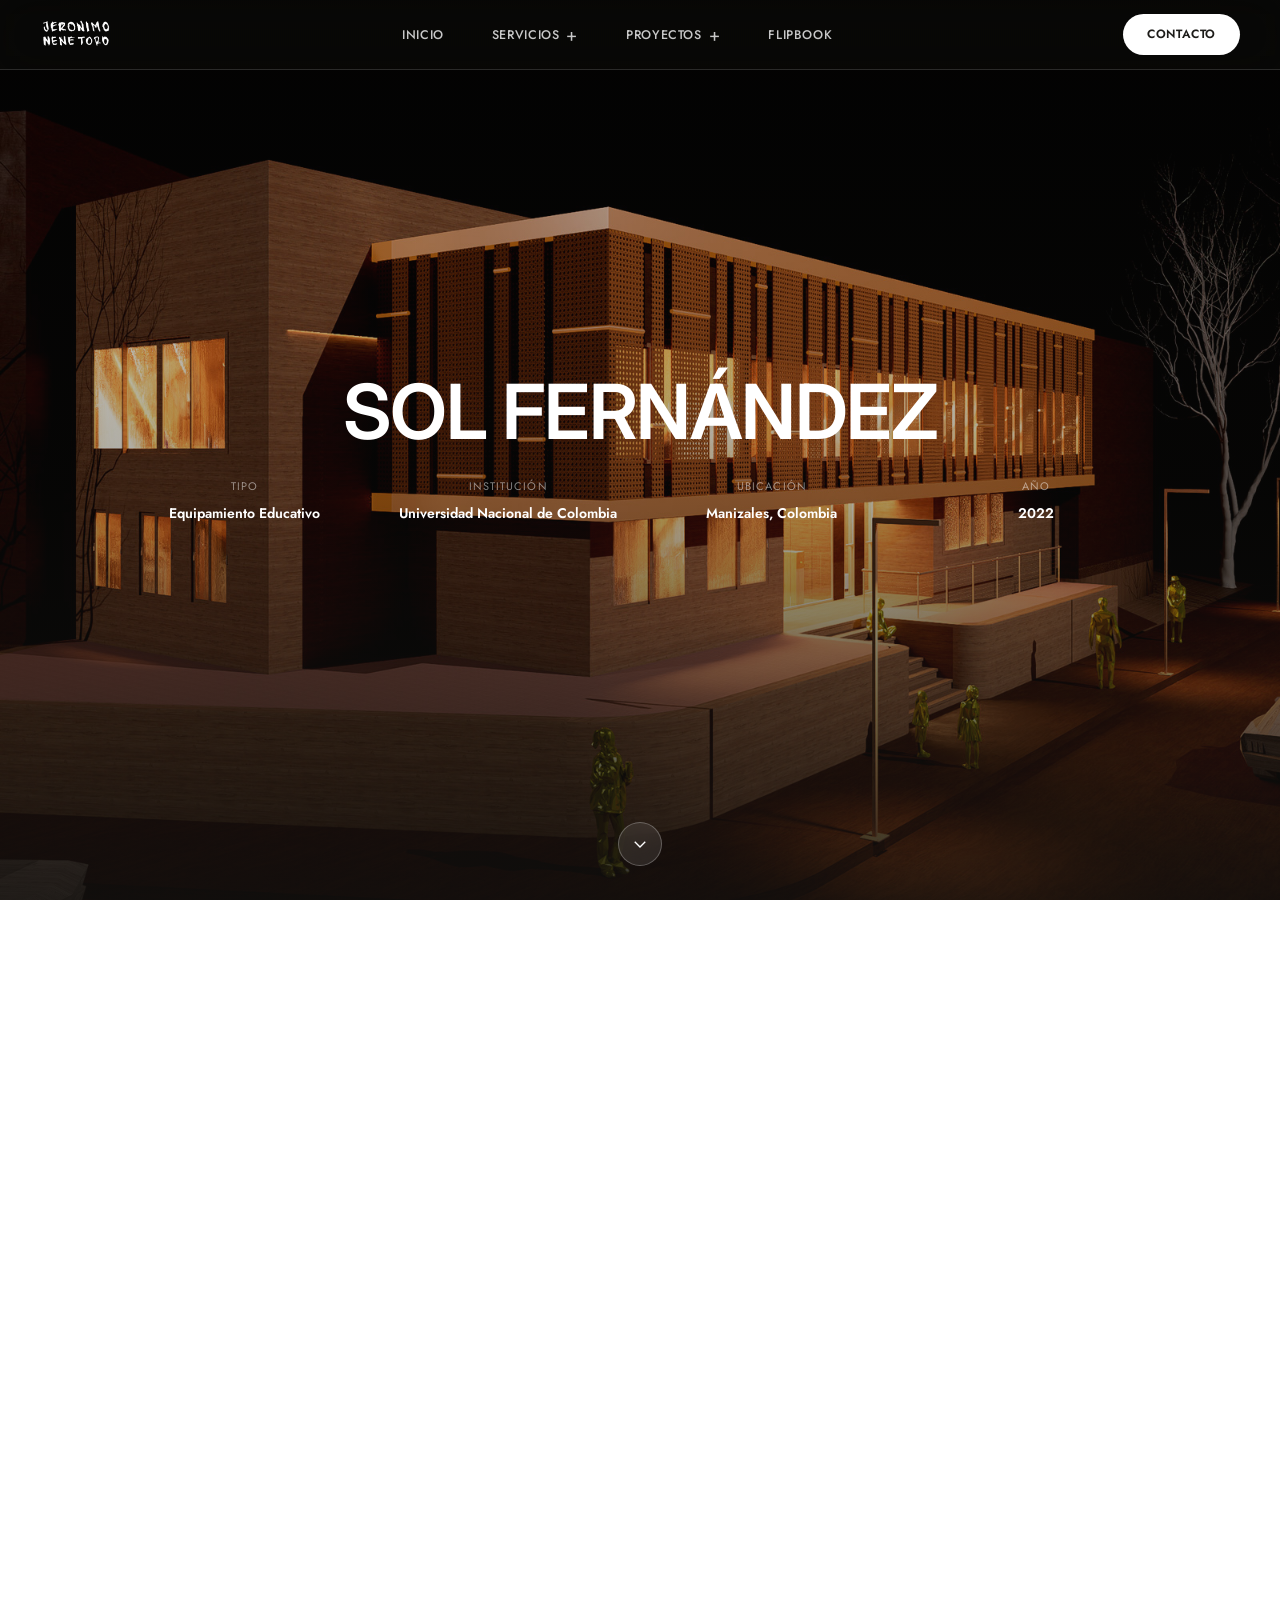
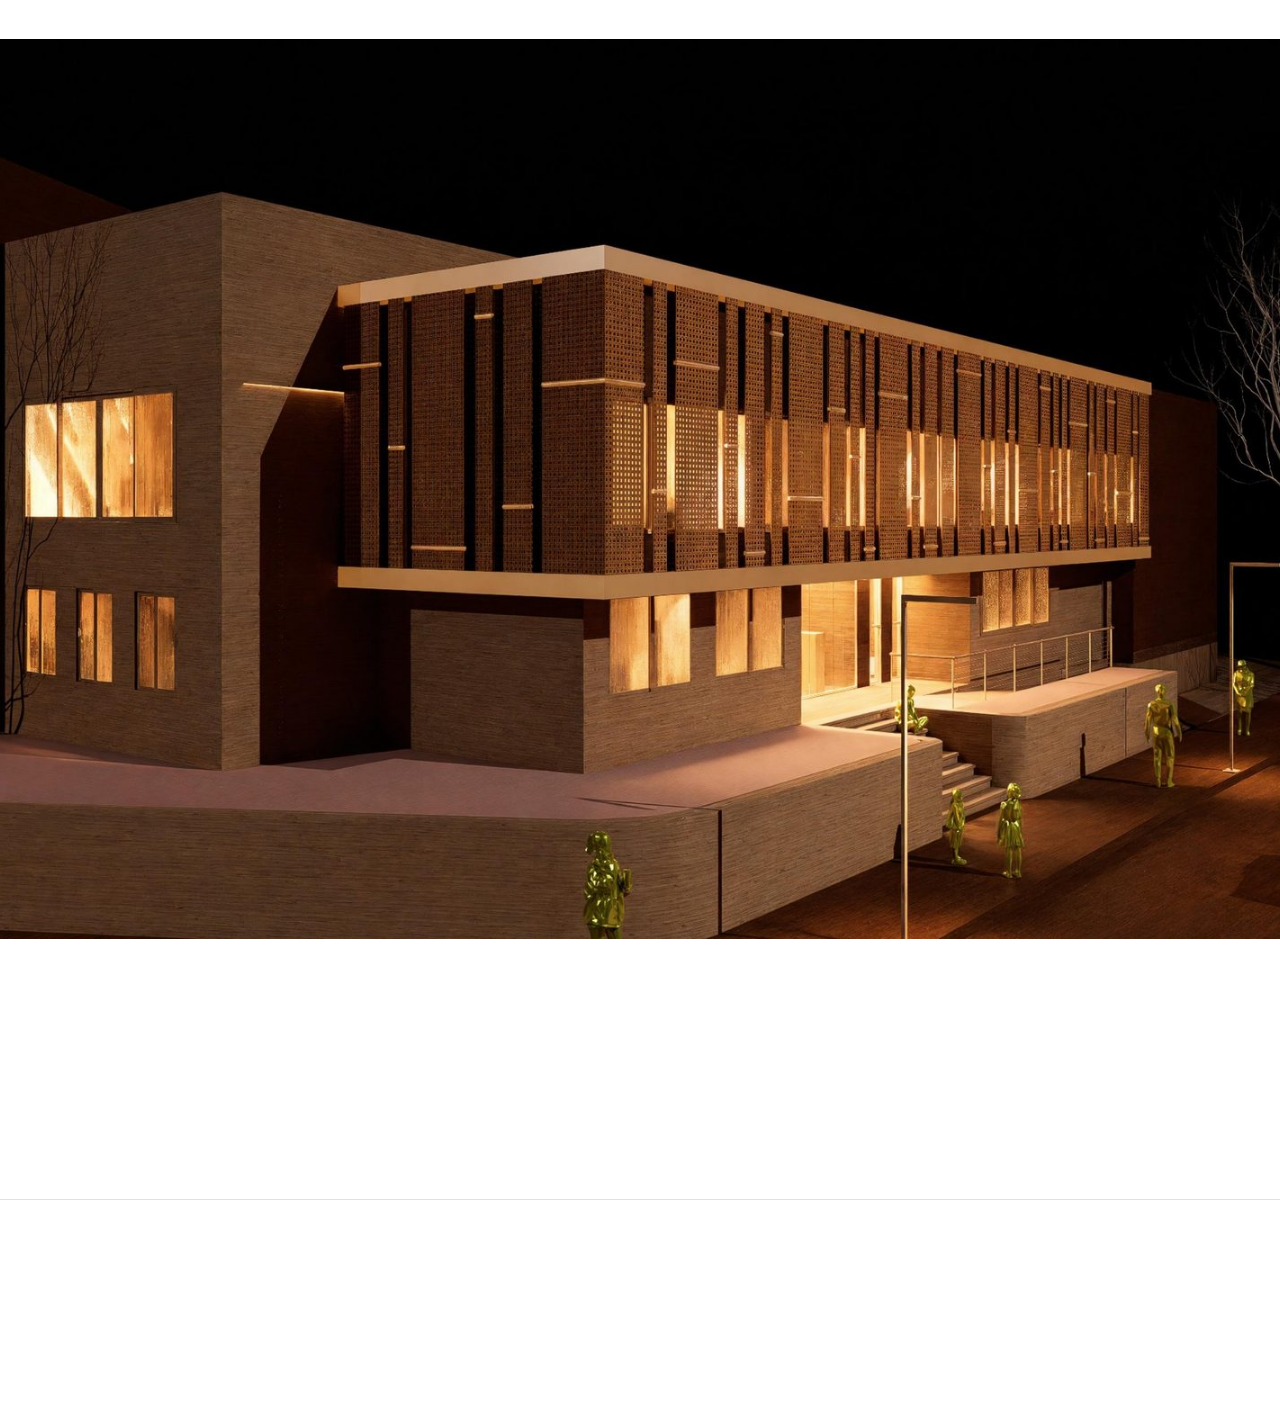
<file: proyectos/sol-fernandez.html>
<!DOCTYPE html>
<html lang="es">
<head>
<meta charset="UTF-8">
<meta name="viewport" content="width=device-width, initial-scale=1.0">
<title>Sol Fernández — Jerónimo Nene Toro</title>
<meta name="description" content="Sol Fernández High School — proyecto de arquitectura de Jerónimo Nene Toro.">
<link rel="stylesheet" href="../css/style.css?v=projects-hero-04">
</head>
<body class="project-page work-menu-page project-detail-page">

<!-- Nav flotante — igual que en inicio, visible desde el arranque en páginas interiores -->
<nav class="floating-nav" id="floatingNav">
  <a href="../index.html" class="fn-logo-link" aria-label="Jerónimo Nene Toro — Inicio">
    <img src="../img/logo-nene.png" alt="Jerónimo Nene Toro" class="fn-logo" decoding="async" fetchpriority="low">
  </a>
  <div class="fn-links" id="fnLinks">
    <a href="../index.html" class="fn-link">Inicio</a>
    <button type="button" class="fn-link fn-menu-trigger" data-subnav="servicios" aria-expanded="false" aria-controls="fnSubnav">
      <span>Servicios</span><span class="fn-plus" aria-hidden="true">+</span>
    </button>
    <button type="button" class="fn-link fn-menu-trigger" data-subnav="proyectos" aria-expanded="false" aria-controls="fnSubnav">
      <span>Proyectos</span><span class="fn-plus" aria-hidden="true">+</span>
    </button>
    <a href="../index.html#flipbook" class="fn-link">Flipbook</a>
  </div>
  <a href="../contacto.html" class="fn-contact">Contacto</a>
  <button class="fn-toggle" id="fnToggle" aria-label="Abrir menú" aria-expanded="false">☰</button>
</nav>
<div class="fn-subnav" id="fnSubnav" aria-label="Enlaces de navegación" hidden>
  <div class="fn-subnav-list" data-subnav-list="servicios" hidden>
    <a href="../trabajo/visualizacion.html" class="fn-subnav-link">Visualización</a>
    <a href="../trabajo/planos.html" class="fn-subnav-link">Planos</a>
    <a href="../trabajo/diseno-interior.html" class="fn-subnav-link">Diseño interior</a>
  </div>
  <div class="fn-subnav-list" data-subnav-list="proyectos" hidden>
    <a href="tayrona.html" class="fn-subnav-link">Pabellón Tayrona</a>
    <a href="sol-fernandez.html" class="fn-subnav-link">Sol Fernández</a>
    <a href="interwind.html" class="fn-subnav-link">Interwind</a>
    <a href="genova.html" class="fn-subnav-link">Genova’s Habitability</a>
    <a href="eneas-complex.html" class="fn-subnav-link">Enea’s Complex</a>
    <a href="malicia-la-paz.html" class="fn-subnav-link">Malicia La Paz</a>
  </div>
</div>

<main>

  <!-- ============ HERO DE PROYECTO ============ -->
  <section class="pd-hero" id="pdHero">
    <img class="pd-hero-bg" src="../img/funcion-main.jpg" alt="Sol Fernández High School — fachada">
    <div class="pd-hero-overlay"></div>

    <div class="pd-hero-content">
      <h1 class="pd-title pd-title--sans">Sol Fernández</h1>
      <div class="pd-meta-row">
        <div class="pd-meta-item">
          <span class="pd-meta-label">Tipo</span>
          <span class="pd-meta-value">Equipamiento Educativo</span>
        </div>
        <div class="pd-meta-item">
          <span class="pd-meta-label">Institución</span>
          <span class="pd-meta-value">Universidad Nacional de Colombia</span>
        </div>
        <div class="pd-meta-item">
          <span class="pd-meta-label">Ubicación</span>
          <span class="pd-meta-value">Manizales, Colombia</span>
        </div>
        <div class="pd-meta-item">
          <span class="pd-meta-label">Año</span>
          <span class="pd-meta-value">2022</span>
        </div>
      </div>
    </div>

    <a href="#explicacion" class="hi-scroll" aria-label="Desplazarse hacia abajo">
      <svg viewBox="0 0 24 24" fill="none" stroke="currentColor" stroke-width="1.8"><path d="M5 9l7 7 7-7"/></svg>
    </a>
  </section>

  <!-- ============ EXPLICACIÓN ============ -->
  <section class="pd-block" id="explicacion">
    <div class="wrap">
      <div class="pd-text reveal">
        <p>Este proyecto, situado en una zona densamente consolidada de la ciudad de Manizales, fue concebido originalmente como una residencia unifamiliar que incluía alojamiento para el servicio doméstico. Sin embargo, con el paso del tiempo, la vivienda dejó de responder a las necesidades del entorno y fue abandonada. Esto brindó la oportunidad de reconvertir la propiedad para un nuevo uso. El proyecto propone la implementación de un centro educativo en el edificio existente, respondiendo así de manera más eficaz a las necesidades locales de la zona y de su población, en un contexto donde el tejido urbano consolidado no permite la construcción de nuevas instalaciones que cumplan con la normativa urbanística de la ciudad.</p>
        <p>En consecuencia, el edificio conserva su volumen principal, donde originalmente se ubicaban la sala de estar y los dormitorios. Estos espacios ahora albergan el vestíbulo, el área administrativa y las aulas en la planta superior. Además, se añadieron dos nuevos volúmenes sobre el patio existente y en el lugar de la antigua residencia de servicio.</p>
      </div>
    </div>
  </section>

  <!-- ============ GALERÍA MOSAICO ============ -->
  <section class="pd-block" id="galeria-mosaico" style="padding-top:20px">
    <div class="wrap">

      <div class="pd-gallery-row reveal">
        <figure class="g-tall" id="galeria-1">
          <img src="../img/solfernandez-hero.jpg" alt="Vista general — Sol Fernández High School">
          <figcaption class="g-cap">Vista general</figcaption>
        </figure>
        <div class="pd-textcard">
          <span class="tc-label">Textos cortos</span>
          <p>[Nota breve — un dato del proceso, la materialidad o una cita corta sobre el proyecto.]</p>
          <figure class="g-wide" id="galeria-2">
            <img src="../img/solfernandez-hero.jpg" alt="Planta — Sol Fernández High School">
            <figcaption class="g-cap">Planta</figcaption>
          </figure>
        </div>
      </div>

      <div class="pd-gallery-row2 reveal">
        <figure class="g-big" id="galeria-3">
          <img src="../img/solfernandez-hero.jpg" alt="Corte — Sol Fernández High School">
          <figcaption class="g-cap">Corte</figcaption>
        </figure>
        <div class="pd-stack">
          <figure id="galeria-4">
            <img src="../img/solfernandez-hero.jpg" alt="Fachada — Sol Fernández High School">
            <figcaption class="g-cap">Fachada</figcaption>
          </figure>
          <figure id="galeria-5">
            <img src="../img/solfernandez-hero.jpg" alt="Detalle constructivo — Sol Fernández High School">
            <figcaption class="g-cap">Detalle constructivo</figcaption>
          </figure>
        </div>
      </div>

    </div>
  </section>

  <!-- ============ IMAGEN FINAL DE CIERRE (a pantalla completa) ============ -->
  <section class="pd-final-hero">
    <img src="../img/solfernandez-hero.jpg" alt="Sol Fernández High School — vista de cierre">
  </section>

  <!-- ============ TODOS LOS PROYECTOS (franja compacta) ============ -->
  <section class="pd-block" id="otros" style="padding-bottom:36px">
    <div class="wrap">
      <div class="pd-mini-strip reveal">
        <a href="tayrona.html" class="pd-mini-item">
          <span class="pd-mini-logo">T</span>
          <span class="pd-mini-text">
            <span class="pd-mini-name">Pabellón Tayrona</span>
            <span class="pd-mini-loc">Manizales, Colombia</span>
          </span>
        </a>
        <a href="sol-fernandez.html" class="pd-mini-item">
          <span class="pd-mini-logo">SF</span>
          <span class="pd-mini-text">
            <span class="pd-mini-name">Sol Fernández</span>
            <span class="pd-mini-loc">[Ciudad, Colombia]</span>
          </span>
        </a>
        <a href="interwind.html" class="pd-mini-item">
          <span class="pd-mini-logo">IW</span>
          <span class="pd-mini-text">
            <span class="pd-mini-name">Interwind</span>
            <span class="pd-mini-loc">[Ciudad, Colombia]</span>
          </span>
        </a>
        <a href="genova.html" class="pd-mini-item">
          <span class="pd-mini-logo">GH</span>
          <span class="pd-mini-text">
            <span class="pd-mini-name">Habitabilidad del Espacio Público</span>
            <span class="pd-mini-loc">Génova, Quindío</span>
          </span>
        </a>
        <a href="eneas-complex.html" class="pd-mini-item">
          <span class="pd-mini-logo">EC</span>
          <span class="pd-mini-text">
            <span class="pd-mini-name">Enea's Complex</span>
            <span class="pd-mini-loc">[Ciudad, Colombia]</span>
          </span>
        </a>
        <a href="malicia-la-paz.html" class="pd-mini-item">
          <span class="pd-mini-logo">MP</span>
          <span class="pd-mini-text">
            <span class="pd-mini-name">Malicia La Paz</span>
            <span class="pd-mini-loc">Cerritos, Pereira</span>
          </span>
        </a>
      </div>
    </div>
  </section>

</main>

<footer class="site-footer">
  <div class="wrap">
    <div class="footer-inner reveal">
      <div class="footer-top">
        <h3><a href="../contacto.html">¿Hablamos de tu próximo proyecto?</a></h3>
        <div class="footer-icons">
          <a href="https://instagram.com/" target="_blank" rel="noopener" class="ficon" aria-label="Instagram">
            <svg viewBox="0 0 24 24" fill="none" stroke="currentColor" stroke-width="1.6"><rect x="3" y="3" width="18" height="18" rx="5"/><circle cx="12" cy="12" r="4"/><circle cx="17.2" cy="6.8" r="1"/></svg>
          </a>
          <a href="mailto:jernen302@gmail.com" class="ficon" aria-label="Correo">
            <svg viewBox="0 0 24 24" fill="none" stroke="currentColor" stroke-width="1.6"><rect x="3" y="5" width="18" height="14" rx="2"/><path d="M4 6l8 7 8-7"/></svg>
          </a>
          <a href="https://www.linkedin.com/in/jeronimo-nene" target="_blank" rel="noopener" class="ficon" aria-label="LinkedIn">
            <svg viewBox="0 0 24 24" fill="none" stroke="currentColor" stroke-width="1.6"><rect x="3" y="3" width="18" height="18" rx="3"/><line x1="7.5" y1="10.5" x2="7.5" y2="16.5"/><circle cx="7.5" cy="7.3" r="0.6" fill="currentColor"/><path d="M11.5 16.5v-4a2 2 0 0 1 4 0v4"/><line x1="11.5" y1="10.5" x2="11.5" y2="16.5"/></svg>
          </a>
        </div>
      </div>
      <div class="foot-meta">
        <span>© 2026 Jerónimo Nene Toro</span>
        <span>Colombia</span>
      </div>
    </div>
  </div>
</footer>

<script src="../js/main.js?v=projects-hero-01"></script>
</body>
</html>
</file>
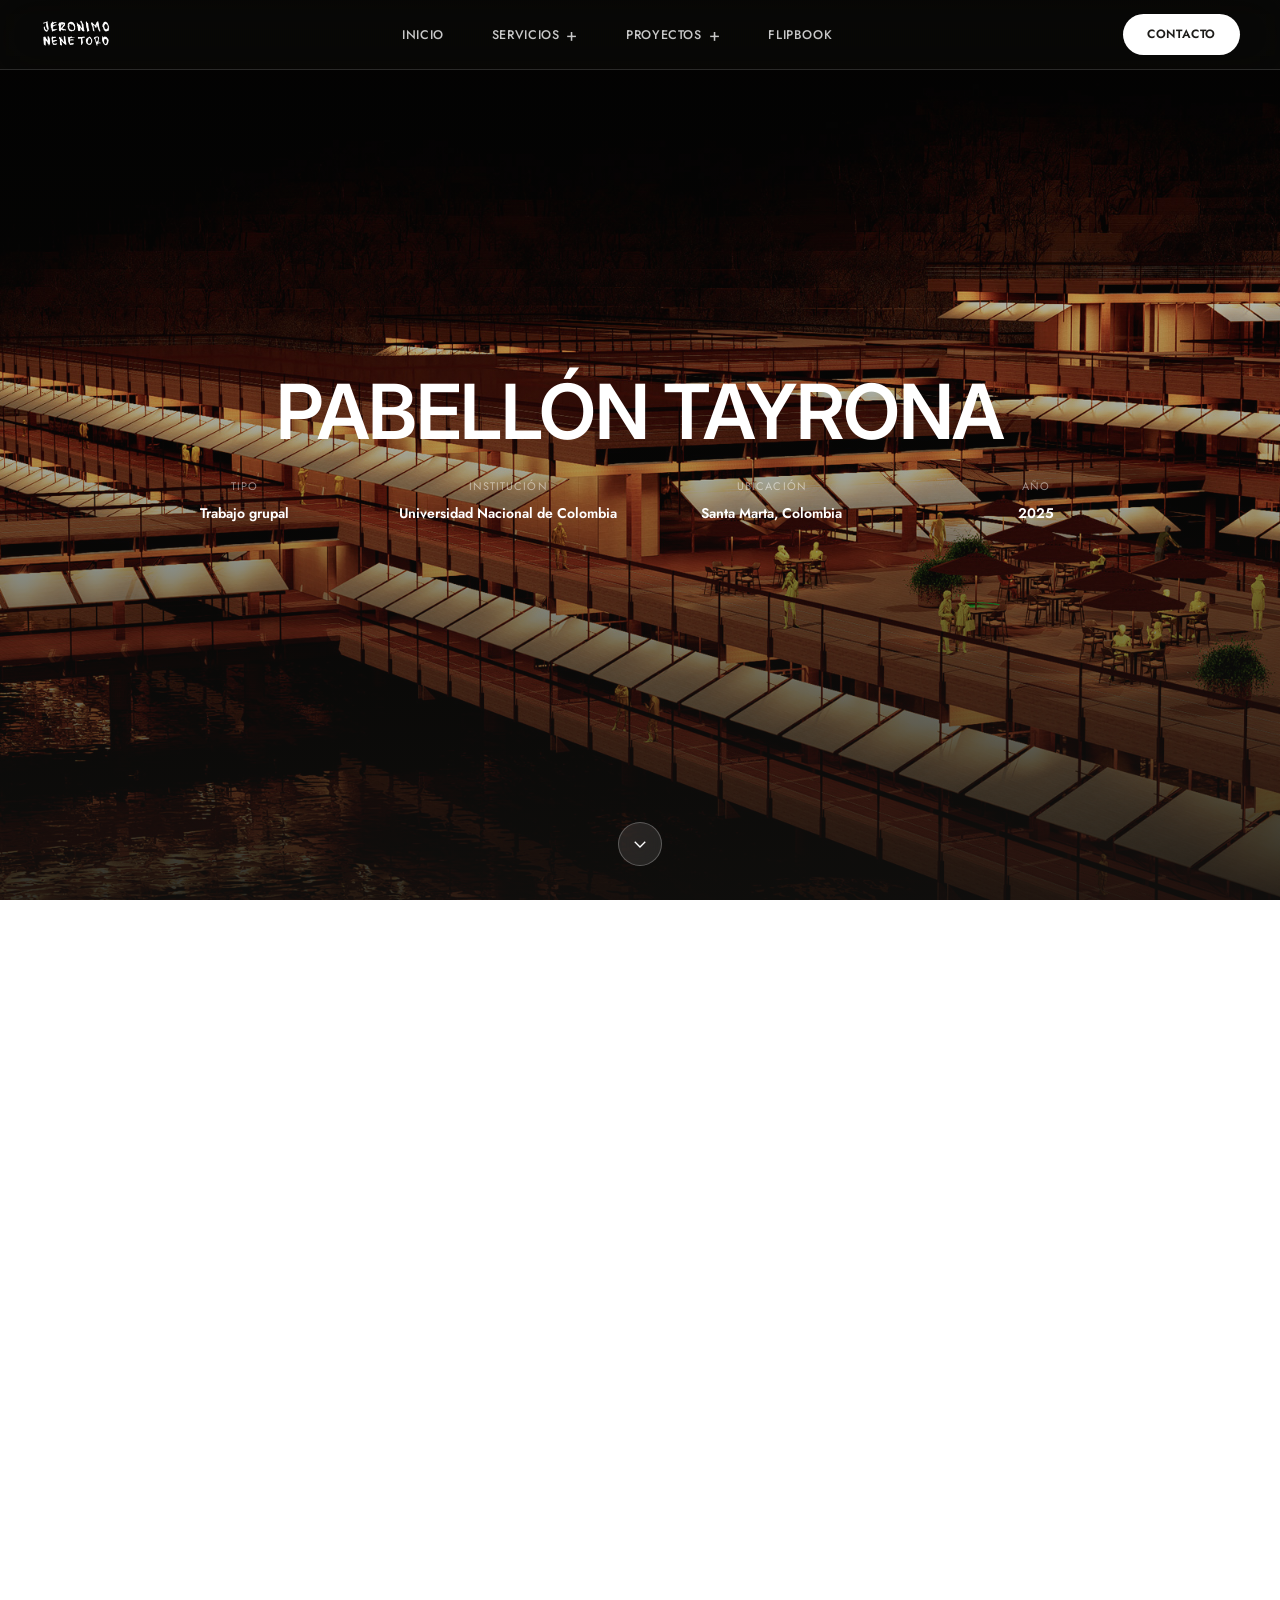
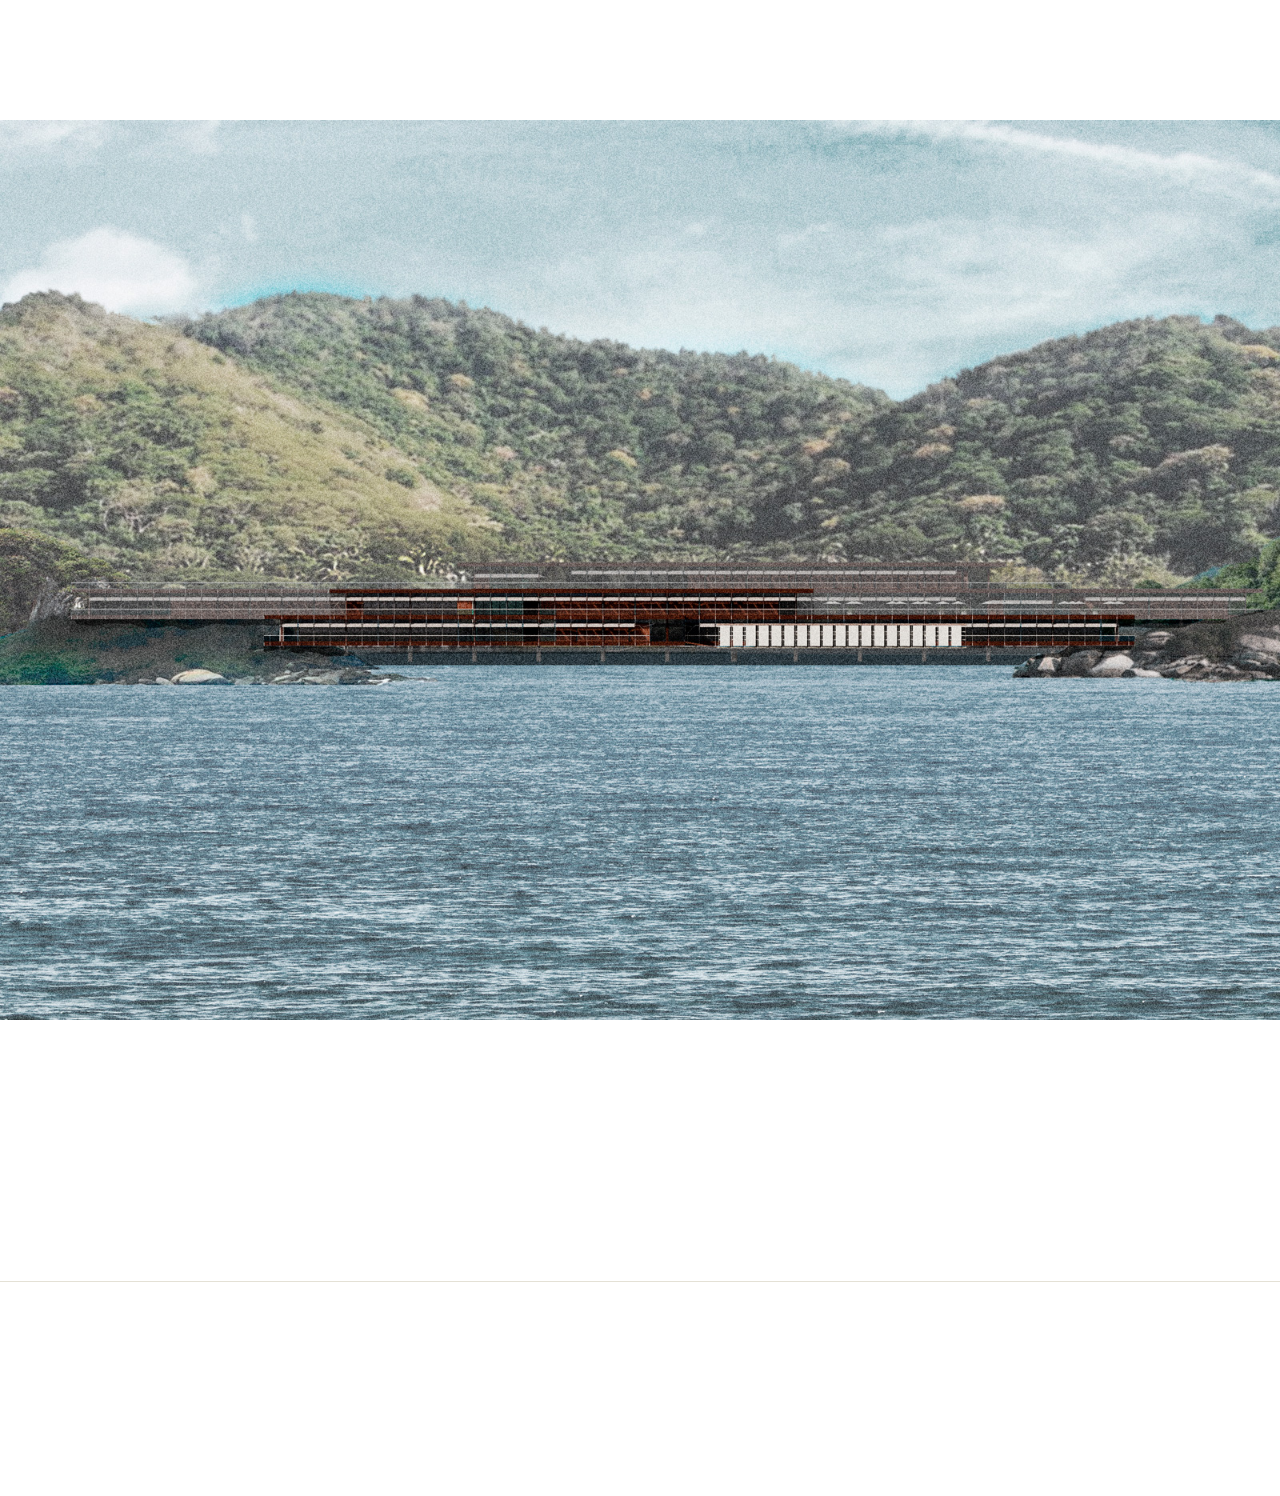
<file: proyectos/tayrona.html>
<!DOCTYPE html>
<html lang="es">
<head>
<meta charset="UTF-8">
<meta name="viewport" content="width=device-width, initial-scale=1.0">
<title>Pabellón Tayrona — Jerónimo Nene Toro</title>
<meta name="description" content="Pabellón Arqueológico Tayrona — proyecto de arquitectura de Jerónimo Nene Toro.">
<link rel="stylesheet" href="../css/style.css?v=projects-hero-05">
</head>
<body class="project-page work-menu-page project-detail-page">

<!-- Nav flotante — igual que en inicio, visible desde el arranque en páginas interiores -->
<nav class="floating-nav" id="floatingNav">
  <a href="../index.html" class="fn-logo-link" aria-label="Jerónimo Nene Toro — Inicio">
    <img src="../img/logo-nene.png" alt="Jerónimo Nene Toro" class="fn-logo" decoding="async" fetchpriority="low">
  </a>
  <div class="fn-links" id="fnLinks">
    <a href="../index.html" class="fn-link">Inicio</a>
    <button type="button" class="fn-link fn-menu-trigger" data-subnav="servicios" aria-expanded="false" aria-controls="fnSubnav">
      <span>Servicios</span><span class="fn-plus" aria-hidden="true">+</span>
    </button>
    <button type="button" class="fn-link fn-menu-trigger" data-subnav="proyectos" aria-expanded="false" aria-controls="fnSubnav">
      <span>Proyectos</span><span class="fn-plus" aria-hidden="true">+</span>
    </button>
    <a href="../index.html#flipbook" class="fn-link">Flipbook</a>
  </div>
  <a href="../contacto.html" class="fn-contact">Contacto</a>
  <button class="fn-toggle" id="fnToggle" aria-label="Abrir menú" aria-expanded="false">☰</button>
</nav>
<div class="fn-subnav" id="fnSubnav" aria-label="Enlaces de navegación" hidden>
  <div class="fn-subnav-list" data-subnav-list="servicios" hidden>
    <a href="../trabajo/visualizacion.html" class="fn-subnav-link">Visualización</a>
    <a href="../trabajo/planos.html" class="fn-subnav-link">Planos</a>
    <a href="../trabajo/diseno-interior.html" class="fn-subnav-link">Diseño interior</a>
  </div>
  <div class="fn-subnav-list" data-subnav-list="proyectos" hidden>
    <a href="tayrona.html" class="fn-subnav-link">Pabellón Tayrona</a>
    <a href="sol-fernandez.html" class="fn-subnav-link">Sol Fernández</a>
    <a href="interwind.html" class="fn-subnav-link">Interwind</a>
    <a href="genova.html" class="fn-subnav-link">Genova’s Habitability</a>
    <a href="eneas-complex.html" class="fn-subnav-link">Enea’s Complex</a>
    <a href="malicia-la-paz.html" class="fn-subnav-link">Malicia La Paz</a>
  </div>
</div>

<main>

  <!-- ============ HERO DE PROYECTO ============ -->
  <section class="pd-hero" id="pdHero">
    <img class="pd-hero-bg" src="../img/tayrona-main.jpg" alt="Pabellón Tayrona — vista exterior al atardecer">
    <div class="pd-hero-overlay"></div>

    <div class="pd-hero-content">
      <h1 class="pd-title pd-title--sans pd-title--mobile-fit-short">Pabellón Tayrona</h1>
      <div class="pd-meta-row">
        <div class="pd-meta-item">
          <span class="pd-meta-label">Tipo</span>
          <span class="pd-meta-value">Trabajo grupal</span>
        </div>
        <div class="pd-meta-item">
          <span class="pd-meta-label">Institución</span>
          <span class="pd-meta-value">Universidad Nacional de Colombia</span>
        </div>
        <div class="pd-meta-item">
          <span class="pd-meta-label">Ubicación</span>
          <span class="pd-meta-value">Santa Marta, Colombia</span>
        </div>
        <div class="pd-meta-item">
          <span class="pd-meta-label">Año</span>
          <span class="pd-meta-value">2025</span>
        </div>
      </div>
    </div>

    <a href="#explicacion" class="hi-scroll" aria-label="Desplazarse hacia abajo">
      <svg viewBox="0 0 24 24" fill="none" stroke="currentColor" stroke-width="1.8"><path d="M5 9l7 7 7-7"/></svg>
    </a>
  </section>

  <!-- ============ EXPLICACIÓN ============ -->
  <section class="pd-block" id="explicacion">
    <div class="wrap">
      <div class="pd-text reveal">
        <p>El proyecto se posa sobre una bahía entre dos formaciones montañosas, donde su ubicación central y elevada sobre una topografía escarpada permite que el ecosistema del Tayrona fluya bajo el pabellón y conserve su continuidad. Por esto, adopta formas extendidas, donde el volumen apaisado no supera en ningún punto más de dos niveles de altura, y así evita imponerse sobre el paisaje y se adapta a las curvas del terreno, mediante módulos que se extienden como brazos para anclarse a la topografía sin modificarla. Esta operación se refuerza mediante una estrategia palafítica, que no eleva sobre pilotes de concreto al regularizar el suelo sin alterarlo y garantizar la permeabilidad visual y ecológica.</p>
        <p>Concebido como un tejido modular, el edificio despliega su estructura interna desde una lógica de mat building, donde la extensión horizontal y multidireccional es articulada por la disposición de patios que, además de introducir luz y ventilación, permiten que la arquitectura se fragmente y se reconfigure sin perder coherencia. Estos vacíos actúan como núcleos vivos del proyecto, al regular las condiciones térmicas del clima cálido y promover una transición gradual entre interior y exterior. A partir de esta lógica, la organización programática se define mediante núcleos de servicios dispuestos en esvástica, que surgen desde vestíbulos articuladores y se conectan a través de circulaciones laterales.</p>
      </div>
    </div>
  </section>

  <!-- ============ GALERÍA MOSAICO ============ -->
  <section class="pd-block" id="galeria-mosaico" style="padding-top:20px">
    <div class="wrap">

      <div class="pd-gallery-row reveal">
        <figure class="g-tall" id="galeria-1">
          <img src="../img/tayrona-hero.jpg" alt="Fachada principal — Pabellón Tayrona">
          <figcaption class="g-cap">Fachada principal</figcaption>
        </figure>
        <div class="pd-textcard">
          <span class="tc-label">Textos cortos</span>
          <p>La estructura está compuesta por tres tablones verticales. Los tablones laterales compuestos, combinados con separadores intermedios, forman una sección de viga cajón que aumenta la resistencia y la rigidez. Las vigas cajón bidireccionales se ensamblan con la columna para garantizar una transferencia de carga eficaz, así como continuidad estructural.</p>
          <figure class="g-wide" id="galeria-2">
            <img src="../img/tayrona-axo.jpg" alt="Axonometría — Pabellón Tayrona">
            <figcaption class="g-cap">Axonometría</figcaption>
          </figure>
        </div>
      </div>

      <div class="pd-gallery-row2 reveal">
        <figure class="g-big" id="galeria-3">
          <img src="../img/tayrona-hero.jpg" alt="Vista interior — Pabellón Tayrona">
          <figcaption class="g-cap">Vista interior</figcaption>
        </figure>
        <div class="pd-stack">
          <figure id="galeria-4">
            <img src="../img/tayrona-axo.jpg" alt="Corte — Pabellón Tayrona">
            <figcaption class="g-cap">Corte</figcaption>
          </figure>
          <figure id="galeria-5">
            <img src="../img/tayrona-hero.jpg" alt="Detalle constructivo — Pabellón Tayrona">
            <figcaption class="g-cap">Detalle constructivo</figcaption>
          </figure>
        </div>
      </div>

    </div>
  </section>

  <!-- ============ IMAGEN FINAL DE CIERRE (a pantalla completa) ============ -->
  <section class="pd-final-hero">
    <img src="../img/tayronafachada-hero.jpg" alt="Pabellón Tayrona — vista de cierre">
  </section>

  <!-- ============ TODOS LOS PROYECTOS (franja compacta) ============ -->
  <section class="pd-block" id="otros" style="padding-bottom:36px">
    <div class="wrap">
      <div class="pd-mini-strip reveal">
        <a href="tayrona.html" class="pd-mini-item">
          <span class="pd-mini-logo">T</span>
          <span class="pd-mini-text">
            <span class="pd-mini-name">Pabellón Tayrona</span>
            <span class="pd-mini-loc">Manizales, Colombia</span>
          </span>
        </a>
        <a href="sol-fernandez.html" class="pd-mini-item">
          <span class="pd-mini-logo">SF</span>
          <span class="pd-mini-text">
            <span class="pd-mini-name">Sol Fernández</span>
            <span class="pd-mini-loc">[Ciudad, Colombia]</span>
          </span>
        </a>
        <a href="interwind.html" class="pd-mini-item">
          <span class="pd-mini-logo">IW</span>
          <span class="pd-mini-text">
            <span class="pd-mini-name">Interwind</span>
            <span class="pd-mini-loc">[Ciudad, Colombia]</span>
          </span>
        </a>
        <a href="genova.html" class="pd-mini-item">
          <span class="pd-mini-logo">GH</span>
          <span class="pd-mini-text">
            <span class="pd-mini-name">Habitabilidad del Espacio Público</span>
            <span class="pd-mini-loc">Génova, Quindío</span>
          </span>
        </a>
        <a href="eneas-complex.html" class="pd-mini-item">
          <span class="pd-mini-logo">EC</span>
          <span class="pd-mini-text">
            <span class="pd-mini-name">Enea's Complex</span>
            <span class="pd-mini-loc">[Ciudad, Colombia]</span>
          </span>
        </a>
        <a href="malicia-la-paz.html" class="pd-mini-item">
          <span class="pd-mini-logo">MP</span>
          <span class="pd-mini-text">
            <span class="pd-mini-name">Malicia La Paz</span>
            <span class="pd-mini-loc">Cerritos, Pereira</span>
          </span>
        </a>
      </div>
    </div>
  </section>

</main>

<footer class="site-footer">
  <div class="wrap">
    <div class="footer-inner reveal">
      <div class="footer-top">
        <h3><a href="../contacto.html">¿Hablamos de tu próximo proyecto?</a></h3>
        <div class="footer-icons">
          <a href="https://instagram.com/" target="_blank" rel="noopener" class="ficon" aria-label="Instagram">
            <svg viewBox="0 0 24 24" fill="none" stroke="currentColor" stroke-width="1.6"><rect x="3" y="3" width="18" height="18" rx="5"/><circle cx="12" cy="12" r="4"/><circle cx="17.2" cy="6.8" r="1"/></svg>
          </a>
          <a href="mailto:jernen302@gmail.com" class="ficon" aria-label="Correo">
            <svg viewBox="0 0 24 24" fill="none" stroke="currentColor" stroke-width="1.6"><rect x="3" y="5" width="18" height="14" rx="2"/><path d="M4 6l8 7 8-7"/></svg>
          </a>
          <a href="https://www.linkedin.com/in/jeronimo-nene" target="_blank" rel="noopener" class="ficon" aria-label="LinkedIn">
            <svg viewBox="0 0 24 24" fill="none" stroke="currentColor" stroke-width="1.6"><rect x="3" y="3" width="18" height="18" rx="3"/><line x1="7.5" y1="10.5" x2="7.5" y2="16.5"/><circle cx="7.5" cy="7.3" r="0.6" fill="currentColor"/><path d="M11.5 16.5v-4a2 2 0 0 1 4 0v4"/><line x1="11.5" y1="10.5" x2="11.5" y2="16.5"/></svg>
          </a>
        </div>
      </div>
      <div class="foot-meta">
        <span>© 2026 Jerónimo Nene Toro</span>
        <span>Colombia</span>
      </div>
    </div>
  </div>
</footer>

<script src="../js/main.js?v=projects-hero-01"></script>
</body>
</html>
</file>
<file: css/style.css>
/* ============================================
   Jerónimo Nene Toro — Portafolio de Arquitectura
   Hoja de estilos compartida
   ============================================ */

@import url('https://fonts.googleapis.com/css2?family=Fraunces:opsz,wght@9..144,300;9..144,500;9..144,600;9..144,700;9..144,900&family=Jost:wght@300;400;500;600&family=Inter:wght@400;500;600;700&display=swap');
@import url('https://api.fontshare.com/v2/css?f[]=general-sans@500,600,700&display=swap');

:root{
  --olive: #B8B802;
  --olive-dark: #93930A;
  --red: #BE3B44;
  --red-dark: #9C2E36;
  --ink: #1C1B18;
  --ink-soft: #58554C;
  --paper: #FFFFFF;
  --paper-warm: #F7F5EE;
  --line: #E4E1D6;
  --gray: #8B887E;

  --font-display: 'Fraunces', serif;
  --font-sans: 'Inter', 'Helvetica Neue', Arial, sans-serif;
  --font-grotesk: 'General Sans', 'Inter', 'Helvetica Neue', Arial, sans-serif;
  --font-body: 'Jost', sans-serif;
}

*{ margin:0; padding:0; box-sizing:border-box; }

html{ scroll-behavior:smooth; overflow-x:clip; }

body{
  font-family:var(--font-body);
  color:var(--ink);
  background:var(--paper);
  line-height:1.6;
  font-size:17px;
  -webkit-font-smoothing:antialiased;
  overflow-x:clip;
}

a{ color:inherit; text-decoration:none; }
img{ display:block; max-width:100%; }

::selection{ background:var(--red); color:#fff; }

a:focus-visible, button:focus-visible{
  outline:2px solid var(--red);
  outline-offset:3px;
}

.wrap{
  max-width:1240px;
  margin:0 auto;
  padding:0 48px;
}

@media (max-width:760px){
  .wrap{ padding:0 24px; }
}

/* ---------- Nav ---------- */
header.site-header{
  position:fixed;
  top:0; left:0; right:0;
  z-index:200;
  background:rgba(255,255,255,0.92);
  backdrop-filter:blur(8px);
  border-bottom:1px solid var(--line);
}
.nav-inner{
  max-width:1240px;
  margin:0 auto;
  padding:20px 48px;
  display:flex;
  align-items:center;
  justify-content:space-between;
}
.brand{
  font-family:var(--font-display);
  font-weight:700;
  font-size:19px;
  letter-spacing:-0.01em;
}
.brand span{ color:var(--red); }

nav.main-nav ul{
  list-style:none;
  display:flex;
  gap:38px;
}
nav.main-nav a{
  font-size:13px;
  letter-spacing:0.06em;
  text-transform:uppercase;
  color:var(--ink-soft);
  font-weight:500;
  position:relative;
  padding-bottom:3px;
  transition:color .2s ease;
}
nav.main-nav a::after{
  content:"";
  position:absolute;
  left:0; bottom:0;
  width:0; height:2px;
  background:var(--red);
  transition:width .25s ease;
}
nav.main-nav a:hover{ color:var(--ink); }
nav.main-nav a:hover::after, nav.main-nav a.active::after{ width:100%; }
nav.main-nav a.active{ color:var(--ink); }

.nav-toggle{
  display:none;
  background:none;
  border:none;
  font-size:22px;
  cursor:pointer;
  color:var(--ink);
}

@media (max-width:760px){
  .nav-inner{ padding:16px 24px; }
  nav.main-nav{
    position:fixed;
    top:64px; left:0; right:0;
    background:var(--paper);
    border-bottom:1px solid var(--line);
    padding:8px 24px 20px;
    display:none;
  }
  nav.main-nav.open{ display:block; }
  nav.main-nav ul{ flex-direction:column; gap:18px; padding-top:12px; }
  .nav-toggle{ display:block; }
}

/* spacer so content isn't hidden under fixed nav */
.nav-spacer{ height:76px; }

/* ---------- Buttons / links ---------- */
.btn{
  display:inline-flex;
  align-items:center;
  gap:10px;
  font-size:13.5px;
  letter-spacing:0.05em;
  text-transform:uppercase;
  font-weight:500;
  padding:14px 26px;
  border:1.5px solid var(--ink);
  transition:background .2s ease, color .2s ease, border-color .2s ease;
}
.btn:hover{ background:var(--ink); color:#fff; }
.btn.btn-red{ border-color:var(--red); color:var(--red); }
.btn.btn-red:hover{ background:var(--red); color:#fff; }

.text-link{
  display:inline-flex;
  align-items:center;
  gap:8px;
  border-bottom:1.5px solid var(--ink);
  padding-bottom:4px;
  font-weight:500;
  transition:color .2s ease, border-color .2s ease;
}
.text-link:hover{ color:var(--red); border-color:var(--red); }

/* ---------- Hero (home) ---------- */
.hero{
  padding:170px 0 100px;
  display:grid;
  grid-template-columns:1.3fr 0.7fr;
  gap:60px;
  align-items:center;
}
.hero-eyebrow{
  font-size:13px;
  letter-spacing:0.12em;
  text-transform:uppercase;
  color:var(--red);
  font-weight:500;
  margin-bottom:22px;
  display:flex;
  align-items:center;
  gap:10px;
}
.hero-eyebrow::before{ content:""; width:26px; height:2px; background:var(--red); }

.hero h1{
  font-family:var(--font-display);
  font-weight:600;
  font-size:clamp(40px, 5.4vw, 72px);
  line-height:1.05;
  letter-spacing:-0.01em;
  margin-bottom:26px;
}
.hero h1 em{ font-style:italic; color:var(--red); font-weight:500; }

.hero p.lead{
  font-size:18.5px;
  color:var(--ink-soft);
  max-width:520px;
  margin-bottom:34px;
}

.hero-actions{ display:flex; gap:16px; flex-wrap:wrap; }

.hero-portrait{
  position:relative;
}
.hero-portrait img{
  width:100%;
  aspect-ratio:1/1;
  object-fit:cover;
  filter:grayscale(0.15);
}
.hero-portrait::before{
  content:"";
  position:absolute;
  top:-18px; left:-18px;
  right:18px; bottom:18px;
  border:2px solid var(--olive);
  z-index:-1;
}

.hero-data{
  display:flex;
  gap:0;
  margin-top:24px;
  border-top:1px solid var(--line);
}
.hero-data div{
  flex:1;
  padding:16px 18px 0 0;
}
.hero-data .d-label{
  display:block;
  font-size:10.5px;
  text-transform:uppercase;
  letter-spacing:0.08em;
  color:var(--gray);
  margin-bottom:5px;
}
.hero-data .d-val{ font-size:14px; }

@media (max-width:900px){
  .hero{ grid-template-columns:1fr; padding:130px 0 60px; gap:40px; }
  .hero-portrait{ max-width:280px; }
}

/* ---------- Section headers ---------- */
.section-head{
  padding:100px 0 44px;
}
.section-eyebrow{
  font-size:12.5px;
  letter-spacing:0.1em;
  text-transform:uppercase;
  color:var(--red);
  font-weight:500;
  margin-bottom:14px;
}
.section-head h2{
  font-family:var(--font-display);
  font-weight:600;
  font-size:clamp(28px,3.6vw,42px);
  letter-spacing:-0.01em;
  max-width:640px;
}
.section-head p{
  margin-top:14px;
  color:var(--ink-soft);
  max-width:480px;
  font-size:15.5px;
}

/* ---------- Showcase gallery (home) ---------- */
.showcase{
  display:grid;
  grid-template-columns:repeat(6,1fr);
  gap:20px;
  padding-bottom:40px;
}
.showcase figure{ overflow:hidden; }
.showcase img{
  width:100%; height:100%; object-fit:cover;
  transition:transform .6s ease;
}
.showcase figure:hover img{ transform:scale(1.04); }
.showcase figcaption{
  margin-top:10px;
  font-size:11.5px;
  letter-spacing:0.06em;
  text-transform:uppercase;
  color:var(--gray);
}
.s-1{ grid-column:span 4; aspect-ratio:16/10; }
.s-2{ grid-column:span 2; aspect-ratio:3/4; }
.s-3{ grid-column:span 2; aspect-ratio:3/4; }
.s-4{ grid-column:span 4; aspect-ratio:16/9; }

@media (max-width:900px){
  .showcase{ grid-template-columns:1fr 1fr; }
  .s-1,.s-4{ grid-column:span 2; }
  .s-2,.s-3{ grid-column:span 1; }
}

/* ---------- Interactive model section ---------- */
.model-section{ padding-bottom:120px; }
.model-frame{
  position:relative;
  border:1px solid var(--line);
  background:var(--paper-warm);
  overflow:hidden;
}
.model-frame img{ width:100%; display:block; }

.hotspot{
  position:absolute;
  width:26px; height:26px;
  border-radius:50%;
  background:var(--red);
  border:3px solid #fff;
  box-shadow:0 0 0 2px var(--red);
  cursor:pointer;
  transform:translate(-50%,-50%);
  z-index:5;
  animation:pulse 2.4s ease-in-out infinite;
}
.hotspot:hover, .hotspot.active{ animation:none; background:var(--ink); box-shadow:0 0 0 2px var(--ink); }

@keyframes pulse{
  0%,100%{ box-shadow:0 0 0 2px var(--red); }
  50%{ box-shadow:0 0 0 8px rgba(190,59,68,0.15); }
}
@media (prefers-reduced-motion: reduce){
  .hotspot{ animation:none; }
}

.bubble{
  position:absolute;
  z-index:10;
  background:var(--ink);
  color:#fff;
  padding:16px 18px;
  min-width:210px;
  transform:translate(-50%,calc(-100% - 20px));
  opacity:0;
  pointer-events:none;
  transition:opacity .2s ease, transform .2s ease;
}
.bubble.show{
  opacity:1;
  pointer-events:auto;
  transform:translate(-50%,calc(-100% - 12px));
}
.bubble::after{
  content:"";
  position:absolute;
  bottom:-7px; left:50%;
  transform:translateX(-50%);
  width:14px; height:14px;
  background:var(--ink);
  clip-path:polygon(0 0, 100% 0, 50% 100%);
}
.bubble .b-tag{
  font-size:10px;
  text-transform:uppercase;
  letter-spacing:0.08em;
  color:var(--olive);
  margin-bottom:6px;
  display:block;
}
.bubble .b-title{
  font-family:var(--font-display);
  font-weight:600;
  font-size:17px;
  margin-bottom:12px;
  line-height:1.2;
}
.bubble a{
  font-size:12.5px;
  text-transform:uppercase;
  letter-spacing:0.05em;
  border-bottom:1px solid rgba(255,255,255,0.5);
  padding-bottom:3px;
}
.bubble a:hover{ border-color:#fff; color:var(--olive); }

.model-caption{
  margin-top:20px;
  font-size:13.5px;
  color:var(--gray);
  display:flex;
  align-items:center;
  gap:10px;
}
.model-caption .dot{
  width:8px; height:8px; border-radius:50%;
  background:var(--red);
  flex-shrink:0;
}

/* ---------- Footer ---------- */
footer.site-footer{
  position:relative;
  z-index:2;
  background:var(--paper);
  border-top:1px solid var(--line);
  padding:60px 0 40px;
  margin-top:60px;
}
footer.site-footer h3{ color:var(--ink); }
footer.site-footer h3 a{ color:inherit; transition:opacity .2s ease; }
footer.site-footer h3 a:hover{ opacity:0.6; }
footer.site-footer .foot-meta{ color:var(--gray); }
body.work-page footer.site-footer{ margin-top:0; }

/* Mantiene compatibilidad con footer-grid (usado en páginas de proyecto) */
.footer-grid{
  display:flex;
  justify-content:space-between;
  align-items:flex-end;
  flex-wrap:wrap;
  gap:30px;
  padding-bottom:30px;
}
.footer-grid h3, .footer-top h3{
  font-family:var(--font-display);
  font-weight:600;
  font-size:28px;
  margin-bottom:0;
}
footer .foot-meta{
  display:flex;
  gap:12px;
  font-size:11.5px;
  color:var(--gray);
  letter-spacing:0.04em;
  border-top:1px solid var(--line);
  padding-top:20px;
  justify-content:space-between;
  flex-wrap:wrap;
}

/* Encabezado del footer con íconos liquid glass */
.footer-top{
  display:flex;
  justify-content:space-between;
  align-items:center;
  flex-wrap:wrap;
  gap:22px;
  padding-bottom:30px;
}
.footer-icons{
  display:flex;
  gap:10px;
}
.ficon{
  width:42px; height:42px;
  border-radius:50%;
  display:flex;
  align-items:center;
  justify-content:center;
  background:rgba(28,27,24,0.05);
  border:1px solid rgba(28,27,24,0.12);
  backdrop-filter:blur(10px);
  -webkit-backdrop-filter:blur(10px);
  color:var(--ink);
  transition:background .25s ease, transform .25s ease, color .25s ease;
  flex-shrink:0;
}
.ficon:hover{ background:var(--ink); color:#fff; transform:translateY(-2px); }
.ficon svg{ width:18px; height:18px; }

@media (max-width:640px){
  .footer-top{ flex-direction:column; align-items:flex-start; }
}

/* ---------- Project detail pages ---------- */
.p-hero{
  position:relative;
  margin-top:76px;
  height:70vh;
  min-height:420px;
  overflow:hidden;
}
.p-hero img{ width:100%; height:100%; object-fit:cover; }
.p-hero-overlay{
  position:absolute; inset:0;
  background:linear-gradient(180deg, rgba(0,0,0,0.05) 0%, rgba(0,0,0,0.55) 100%);
  display:flex; align-items:flex-end;
}
.p-hero-content{
  padding:50px 48px;
  max-width:1240px;
  margin:0 auto;
  width:100%;
  color:#fff;
}
.p-hero-num{
  font-family:var(--font-display);
  font-size:15px;
  color:var(--olive);
  letter-spacing:0.1em;
  margin-bottom:10px;
}
.p-hero-content h1{
  font-family:var(--font-display);
  font-weight:600;
  font-size:clamp(32px,5vw,58px);
  letter-spacing:-0.01em;
}

.p-meta{
  display:flex;
  gap:60px;
  flex-wrap:wrap;
  padding:50px 0 40px;
  border-bottom:1px solid var(--line);
}
.p-meta div .m-label{
  display:block;
  font-size:10.5px;
  text-transform:uppercase;
  letter-spacing:0.08em;
  color:var(--gray);
  margin-bottom:6px;
}
.p-meta div .m-val{ font-size:15px; font-weight:500; }

.p-body{
  display:grid;
  grid-template-columns:200px 1fr;
  gap:60px;
  padding:50px 0;
}
.p-body .p-label{
  font-size:12px;
  text-transform:uppercase;
  letter-spacing:0.08em;
  color:var(--red);
  font-weight:500;
}
.p-body .p-text p{
  font-size:17px;
  color:var(--ink-soft);
  max-width:640px;
  margin-bottom:20px;
}
.p-body .p-text p:first-child{ color:var(--ink); font-size:18.5px; }

@media (max-width:760px){
  .p-body{ grid-template-columns:1fr; gap:16px; }
}

.p-gallery{
  display:grid;
  grid-template-columns:1fr 1fr;
  gap:20px;
  padding-bottom:40px;
}
.p-gallery img{ width:100%; height:100%; object-fit:cover; }
.p-gallery figcaption{
  margin-top:10px;
  font-size:12px;
  color:var(--gray);
  text-transform:uppercase;
  letter-spacing:0.05em;
}
.p-gallery .full{ grid-column:1/-1; }

@media (max-width:760px){
  .p-gallery{ grid-template-columns:1fr; }
}

.p-nav{
  display:flex;
  justify-content:space-between;
  padding:50px 0 90px;
  border-top:1px solid var(--line);
  margin-top:20px;
  flex-wrap:wrap;
  gap:20px;
}
.p-nav a{
  font-size:13px;
  text-transform:uppercase;
  letter-spacing:0.06em;
  color:var(--ink-soft);
  display:flex;
  flex-direction:column;
  gap:6px;
}
.p-nav a:hover{ color:var(--red); }
.p-nav .pn-label{ font-size:10.5px; color:var(--gray); }
.p-nav .pn-next{ text-align:right; align-items:flex-end; }

/* ============================================
   PÁGINA DE PROYECTO — hero, galería y carruseles
   ============================================ */

/* ---------- Hero de proyecto (más corto que el de inicio) ---------- */
.pd-hero{
  position:relative;
  height:100vh;
  min-height:600px;
  overflow:hidden;
  background:var(--ink);
}
.pd-hero-bg{
  position:absolute; inset:0;
  width:100%; height:100%;
  object-fit:cover;
}
.pd-hero-overlay{
  position:absolute; inset:0;
  background:linear-gradient(180deg, rgba(17,16,14,0.15) 0%, rgba(17,16,14,0.35) 55%, rgba(17,16,14,0.86) 100%);
}
/* Reutilizamos .hi-mark / .hero-social / .hi-scroll del hero de inicio, pero aquí sin animación de entrada */
.pd-hero .hi-mark,
.pd-hero .hero-social,
.pd-hero .hi-scroll{ opacity:1; animation:none; }

.pd-hero-content{
  position:absolute;
  left:6%; bottom:110px;
  z-index:2;
  max-width:640px;
}
body.work-page .pd-hero-content{
  top:50%; bottom:auto;
  transform:translateY(-50%);
}
.pd-eyebrow{
  display:block;
  font-size:12.5px;
  letter-spacing:0.14em;
  text-transform:uppercase;
  color:#E4DE6A;
  margin-bottom:14px;
}
.pd-title{
  font-family:var(--font-display);
  font-weight:600;
  font-size:clamp(40px,6.5vw,76px);
  line-height:0.98;
  letter-spacing:-0.01em;
  color:#fff;
  text-transform:uppercase;
}
.pd-title--sans{ font-family:var(--font-sans); letter-spacing:-0.02em; }
.pd-title--grotesk{ font-family:var(--font-grotesk); font-weight:500; letter-spacing:-0.01em; }
.pd-meta-row{
  display:flex;
  flex-wrap:wrap;
  gap:36px;
  margin-top:26px;
}
.pd-meta-item{ display:flex; flex-direction:column; gap:6px; }
.pd-meta-label{
  font-size:11px;
  letter-spacing:0.1em;
  text-transform:uppercase;
  color:rgba(255,255,255,0.5);
}
.pd-meta-value{
  font-size:14px;
  font-weight:600;
  color:#fff;
}
@media (max-width:760px){
  .pd-hero-content{ left:24px; right:24px; bottom:90px; }
  body.work-page .pd-hero-content{ top:50%; bottom:auto; transform:translateY(-50%); }
  .pd-meta-row{ gap:22px; }
}

/* ---------- Imagen final de cierre (pantalla completa) ---------- */
.pd-final-hero{ position:relative; height:100vh; overflow:hidden; }
.pd-final-hero img{ width:100%; height:100%; object-fit:cover; display:block; }

/* ---------- Franja compacta con todos los proyectos ---------- */
.pd-mini-strip{
  display:flex;
  border-top:1px solid var(--line);
  border-bottom:1px solid var(--line);
}
.pd-mini-item{
  flex:1;
  min-width:0;
  display:flex;
  align-items:center;
  gap:8px;
  padding:18px 12px;
  color:inherit;
}
.pd-mini-item:last-child{ border-right:none; }
.pd-mini-item--static{ cursor:default; }
.pd-mini-logo{
  width:26px; height:26px;
  flex-shrink:0;
  background:var(--ink);
  color:#fff;
  display:flex; align-items:center; justify-content:center;
  font-family:var(--font-sans);
  font-weight:700;
  font-size:10px;
  overflow:hidden;
}
.pd-mini-logo img{ width:100%; height:100%; object-fit:cover; }
.pd-mini-text{ display:flex; flex-direction:column; min-width:0; gap:2px; }
.pd-mini-name{
  font-size:11.5px;
  font-weight:600;
  color:var(--ink);
  white-space:nowrap;
  overflow:hidden;
  text-overflow:ellipsis;
}
.pd-mini-loc{
  font-size:10px;
  letter-spacing:0.03em;
  text-transform:uppercase;
  color:var(--ink-soft);
  white-space:nowrap;
  overflow:hidden;
  text-overflow:ellipsis;
}
@media (max-width:760px){
  .pd-mini-strip{ flex-wrap:wrap; }
  .pd-mini-item{ flex:1 1 50%; border-bottom:1px solid var(--line); }
}

/* ---------- Bloques genéricos de la página de proyecto ---------- */
.pd-block{ padding:90px 0; scroll-margin-top:100px; }
.pd-block--flush{ padding-bottom:0; }
#mas-trabajo .ch-title{ font-size:clamp(19px,2.5vw,28px); }
.pd-block--tight{ padding-top:0; }
.pd-text p{
  font-size:17.5px;
  color:var(--ink-soft);
  max-width:680px;
  margin-bottom:18px;
}
.pd-text p:first-child{ color:var(--ink); font-size:19px; }

/* ---------- Carrusel arrastrable con autoscroll (variado y de proyectos) ---------- */
.pd-carousel-wrap{
  position:relative;
  display:flex;
  align-items:center;
  gap:14px;
}
.pd-carousel-viewport{
  flex:1;
  min-width:0;
  position:relative;
}
.pd-carousel-track{
  display:flex;
  align-items:flex-end;
  gap:20px;
  padding:6px 0;
  overflow-x:auto;
  overflow-y:hidden;
  scrollbar-width:none;
  -webkit-overflow-scrolling:touch;
  touch-action:pan-y;
  cursor:grab;
  user-select:none;
  -webkit-mask-image:linear-gradient(90deg, transparent 0, #000 32px, #000 calc(100% - 32px), transparent 100%);
  mask-image:linear-gradient(90deg, transparent 0, #000 32px, #000 calc(100% - 32px), transparent 100%);
}
.pd-carousel-track::-webkit-scrollbar{ display:none; }
.pd-carousel-track.dragging{ cursor:grabbing; }

.pd-item{
  position:relative;
  flex-shrink:0;
  display:block;
  border-radius:0;
  overflow:hidden;
  box-shadow:0 16px 40px rgba(0,0,0,0.16);
}
.pd-item img{
  width:100%; height:100%;
  object-fit:cover;
  -webkit-user-drag:none;
  pointer-events:none;
}

/* Carrusel "otros proyectos": reutiliza .c-item pero con caption siempre visible */
.pd-item--uniform{ width:250px; height:330px; box-shadow:none; border-radius:0; }
.pd-carousel .c-item-title{ opacity:1; }

.pd-arrow{
  flex-shrink:0;
  width:48px; height:48px;
  border-radius:50%;
  display:flex; align-items:center; justify-content:center;
  background:rgba(28,27,24,0.06);
  border:1px solid rgba(28,27,24,0.12);
  backdrop-filter:blur(14px);
  -webkit-backdrop-filter:blur(14px);
  color:var(--ink);
  cursor:pointer;
  transition:background .25s ease, color .25s ease;
}
.pd-arrow:hover{ background:var(--ink); color:#fff; }
.pd-arrow svg{ width:18px; height:18px; }
@media (max-width:640px){
  .pd-arrow{ width:38px; height:38px; }
  .pd-arrow svg{ width:14px; height:14px; }
}

/* ---------- Galería mosaico ---------- */
.pd-gallery-row{
  display:grid;
  grid-template-columns:1fr 1fr;
  gap:40px;
  margin-bottom:44px;
}
.pd-gallery-row .g-tall{ position:relative; aspect-ratio:3/4; overflow:hidden; border-radius:0; }
.pd-gallery-row .g-tall img{ width:100%; height:100%; object-fit:cover; }

.pd-textcard{ scroll-margin-top:100px; }
.tc-label{
  display:block;
  font-size:12px;
  text-transform:uppercase;
  letter-spacing:0.08em;
  color:var(--red);
  font-weight:500;
  margin-bottom:14px;
}
.pd-textcard p{ font-size:16px; color:var(--ink-soft); margin-bottom:22px; max-width:420px; }
.pd-textcard .g-wide{ position:relative; aspect-ratio:16/10; overflow:hidden; border-radius:0; }
.pd-textcard .g-wide img{ width:100%; height:100%; object-fit:cover; }

.pd-gallery-row2{
  display:grid;
  grid-template-columns:1.4fr 1fr;
  gap:24px;
}
.pd-gallery-row2 .g-big{ position:relative; aspect-ratio:4/5; overflow:hidden; border-radius:0; }
.pd-gallery-row2 .g-big img{ width:100%; height:100%; object-fit:cover; }
.pd-stack{ display:flex; flex-direction:column; gap:24px; }
.pd-stack figure{ position:relative; aspect-ratio:16/10; overflow:hidden; border-radius:0; flex:1; }
.pd-stack img{ width:100%; height:100%; object-fit:cover; }

/* Caption al pasar el mouse — la imagen no cambia */
.g-cap{
  position:absolute;
  left:0; right:0; bottom:0;
  padding:10px 14px;
  font-size:12.5px;
  color:#fff;
  background:linear-gradient(180deg, transparent, rgba(0,0,0,0.65));
  opacity:0;
  transform:translateY(6px);
  transition:opacity .25s ease, transform .25s ease;
  pointer-events:none;
}
figure:hover .g-cap{ opacity:1; transform:translateY(0); }

@media (max-width:760px){
  .pd-gallery-row,
  .pd-gallery-row2{ grid-template-columns:1fr; gap:22px; }
}

/* ---------- Contact page ---------- */
.contact-hero{
  padding:170px 0 70px;
}
.contact-hero h1{
  font-family:var(--font-display);
  font-weight:600;
  font-size:clamp(38px,6vw,68px);
  letter-spacing:-0.01em;
  max-width:680px;
}
.contact-hero p{
  margin-top:22px;
  font-size:18px;
  color:var(--ink-soft);
  max-width:480px;
}

.contact-grid{
  display:grid;
  grid-template-columns:1fr 1fr;
  gap:60px;
  padding-bottom:110px;
}
.contact-list{
  border-top:1px solid var(--line);
}
.c-row{
  display:flex;
  justify-content:space-between;
  align-items:center;
  padding:22px 0;
  border-bottom:1px solid var(--line);
}
.c-row .c-label{
  font-size:11px;
  text-transform:uppercase;
  letter-spacing:0.08em;
  color:var(--gray);
}
.c-row .c-val{
  font-size:16.5px;
  font-weight:500;
}
.c-row a.c-val:hover{ color:var(--red); }

.contact-map{
  background:var(--olive);
  min-height:280px;
  display:flex;
  align-items:center;
  justify-content:center;
  padding:40px;
}
.contact-map .quote{
  font-family:var(--font-display);
  font-weight:600;
  font-style:italic;
  font-size:26px;
  color:#fff;
  max-width:360px;
  line-height:1.3;
}

@media (max-width:900px){
  .contact-grid{ grid-template-columns:1fr; gap:30px; padding-bottom:70px; }
}

/* ---------- Reveal on scroll (aparición fluida al bajar) ---------- */
.reveal{
  opacity:0;
  transform:translateY(38px);
  transition:opacity .9s cubic-bezier(.22,1,.36,1), transform .9s cubic-bezier(.22,1,.36,1);
}
.reveal.in-view{ opacity:1; transform:translateY(0); }
@media (prefers-reduced-motion: reduce){
  .reveal{ opacity:1; transform:none; transition:none; }
}

/* ============================================
   LANDING INMERSIVO (solo index.html)
   ============================================ */

body.home{ background:var(--paper); }

/* ---------- Marca — siempre visible, aparte de la nav central ---------- */
/* ---------- Nav flotante: franja completa de lado a lado ----------
   Siempre con apariencia de vidrio sobre fondo blanco (ficticio),
   así el contraste nunca cambia según lo que haya detrás. */
.floating-nav{
  position:fixed;
  top:0; left:0; right:0;
  z-index:300;
  width:100%;
  display:flex;
  align-items:center;
  justify-content:space-between;
  gap:24px;
  padding:14px 40px;
  border-radius:0;
  background:rgba(255,255,255,0.72);
  border:none;
  border-bottom:1px solid rgba(28,27,24,0.08);
  backdrop-filter:blur(22px) saturate(180%);
  -webkit-backdrop-filter:blur(22px) saturate(180%);
  box-shadow:none;
  opacity:0;
  pointer-events:none;
  transform:translateY(-100%);
  transition:opacity .5s ease, transform .5s cubic-bezier(.22,1,.36,1), background .35s ease, border-color .35s ease;
}
.floating-nav.visible{
  opacity:1;
  pointer-events:auto;
  transform:translateY(0);
}
.floating-nav.nav-transfer-pending .fn-links,
.floating-nav.nav-transfer-pending .fn-contact{
  opacity:0;
  visibility:hidden;
  pointer-events:none;
}
.floating-nav.nav-transfer-measuring{
  transform:translateY(0) !important;
  transition:none !important;
}
.nav-transfer-ghost{
  position:fixed;
  z-index:10001;
  top:0;
  left:0;
  display:flex;
  align-items:center;
  justify-content:center;
  padding:0;
  border:0;
  margin:0;
  white-space:nowrap;
  pointer-events:none;
  transform-origin:top left;
  will-change:transform,color,background;
}
.hero-immersive.nav-transfer-sources-hidden .hero-nav .hn-link,
.hero-immersive.nav-transfer-sources-hidden .hi-contact{
  opacity:0 !important;
  visibility:hidden !important;
  pointer-events:none !important;
}
.floating-nav.on-dark{
  background:rgba(20,19,17,0.32);
  border-bottom-color:rgba(255,255,255,0.14);
}
.floating-nav.on-dark .fn-link{ color:rgba(255,255,255,0.78); }
.floating-nav.on-dark .fn-link:hover,
.floating-nav.on-dark .fn-link.active{ color:#fff; }
.floating-nav.on-dark .fn-toggle{ color:#fff; }
.floating-nav.on-dark .fn-indicator{ background:rgba(255,255,255,0.14); }
.floating-nav.on-dark .fn-logo{ filter:invert(1) brightness(1.6); }

.fn-logo-link{ display:flex; align-items:center; flex-shrink:0; }
.fn-logo{ height:40px; width:auto; object-fit:contain; display:block; }

.fn-links{
  position:relative;
  display:flex;
  align-items:center;
  gap:40px;
}
.fn-indicator{
  position:absolute;
  top:0; left:0;
  height:100%;
  border-radius:999px;
  display:none;
  background:transparent;
  transition:none;
  z-index:0;
}

.fn-link{
  position:relative;
  z-index:1;
  padding:9px 4px;
  font-size:12.5px;
  letter-spacing:0.05em;
  text-transform:uppercase;
  font-weight:500;
  color:rgba(28,27,24,0.6);
  border-radius:999px;
  white-space:nowrap;
  transition:color .25s ease,scale .24s ease,font-weight .24s ease;
}
.fn-link:hover, .fn-link.active{ color:var(--ink); }
.fn-link:hover{ scale:1.16; font-weight:700; background:transparent; }
.fn-link.active{ scale:1.12; font-weight:700; background:transparent; }
.fn-link.active:hover{ scale:1.16; }

.fn-contact{
  background:var(--ink);
  color:#fff;
  padding:11px 24px;
  border-radius:999px;
  font-size:12px;
  letter-spacing:0.05em;
  text-transform:uppercase;
  font-weight:600;
  white-space:nowrap;
  flex-shrink:0;
  transition:opacity .2s ease;
}
.fn-contact:hover{ opacity:0.8; }

.fn-toggle{
  display:none;
  background:none;
  border:none;
  font-size:19px;
  color:var(--ink);
  cursor:pointer;
}
.floating-nav.on-dark .fn-contact{ background:#fff; color:var(--ink); }

@media (max-width:900px){
  .floating-nav{ padding:12px 16px; transform:translateY(-100%); }
  .floating-nav.visible{ transform:translateY(0); }
  .fn-logo{ height:28px; }
  .fn-links{
    position:fixed;
    top:64px; left:16px; right:16px;
    flex-direction:column;
    align-items:stretch;
    background:rgba(28,27,24,0.92);
    backdrop-filter:blur(20px);
    border-radius:20px;
    padding:10px;
    gap:2px;
    display:none;
  }
  .fn-links.open{ display:flex; }
  .fn-indicator{ display:none; }
  .floating-nav.nav-transfer-pending .fn-links,
  .floating-nav.nav-transfer-pending .fn-contact{ opacity:1; visibility:visible; pointer-events:auto; }
  .fn-link{ color:rgba(255,255,255,0.85); text-align:left; padding:12px 14px; }
  .fn-toggle{ display:block; }
  .fn-contact{ margin-left:auto; }
}

/* ---------- Hero inmersivo ---------- */
.hero-immersive{
  position:relative;
  min-height:100vh;
  display:flex;
  align-items:center;
  justify-content:center;
  background:var(--ink);
  overflow:hidden;
}

.hi-bg{
  position:absolute;
  inset:0;
  width:100%; height:100%;
  object-fit:cover;
  z-index:0;
  opacity:0.5;
  filter:saturate(0.85);
  transform:scale(1.045);
  animation:hiBgIn 1.8s cubic-bezier(.18,.72,.2,1) .05s forwards;
}
@keyframes hiBgIn{
  from{ opacity:.28; transform:scale(1.045); }
  to{ opacity:.5; transform:scale(1); }
}
.hi-bg::after{ content:""; }
.hero-immersive::before{
  content:"";
  position:absolute; inset:0;
  z-index:0;
  background:linear-gradient(180deg, rgba(17,16,14,0.55) 0%, rgba(17,16,14,0.78) 60%, var(--ink) 100%);
}


/* Columna izquierda del hero: nav arriba, nombre en medio, contacto+scroll abajo */
.hi-left{
  position:absolute;
  left:calc((100% - 300px) / 2);
  top:47%;
  right:auto;
  z-index:3;
  display:flex;
  flex-direction:column;
  align-items:center;
  justify-content:center;
  width:max-content;
  max-width:calc(100% - 340px);
  padding:0;
  transform:translate(-50%, -50%);
}
.hi-left .hero-nav{
  position:static;
  display:flex;
  flex-direction:row;
  align-items:center;
  justify-content:center;
  gap:10px;
  margin:0 0 24px;
  opacity:0;
  transform:translateY(14px);
  animation:hiNavIn .9s cubic-bezier(.22,.75,.2,1) .42s forwards;
}
.hi-left .hero-nav .hn-link{
  opacity:0;
  transform:translateY(12px);
  animation:hiLinkIn .7s cubic-bezier(.22,.75,.2,1) forwards;
}
.hi-left .hero-nav .hn-link:nth-child(1){ animation-delay:.48s; }
.hi-left .hero-nav .hn-link:nth-child(2){ animation-delay:.58s; }
.hi-left .hero-nav .hn-link:nth-child(3){ animation-delay:.68s; }
.hi-left-bottom{
  display:flex;
  flex-direction:column;
  align-items:flex-start;
  gap:22px;
}
.hi-left .hero-social{
  position:static;
  display:flex;
  flex-direction:column;
  align-items:flex-start;
  gap:2px;
  opacity:0;
  animation:hiFade .8s ease .5s forwards;
}
.hi-left .hi-scroll{
  position:static;
  transform:none;
  animation:hiBounceLeft 2s ease-in-out infinite;
}
@keyframes hiBounceLeft{
  0%,100%{ transform:translateY(0); }
  50%{ transform:translateY(6px); }
}

.hi-content{
  position:relative;
  z-index:2;
  text-align:center;
  display:flex;
  flex-direction:column;
  align-items:center;
  margin:0;
}
.hi-name{
  font-family:var(--font-grotesk);
  font-weight:400;
  font-size:clamp(34px,5.2vw,60px);
  line-height:1.02;
  color:#fff;
  letter-spacing:-0.01em;
  text-transform:uppercase;
  opacity:0;
  transform:translateY(24px);
  animation:hiNameIn 1s cubic-bezier(.18,.8,.2,1) .34s forwards;
}
.hi-name b{ font-weight:700; }
.hi-sub{
  font-size:clamp(13px,1.6vw,16px);
  letter-spacing:0.22em;
  text-transform:uppercase;
  color:var(--olive);
  margin-top:16px;
  opacity:0;
  transform:translateY(12px);
  animation:hiFade .8s ease .82s forwards;
}
.hi-contact{
  margin-top:12px;
  padding:0;
  font-size:12px;
  color:rgba(255,255,255,0.65);
  opacity:0;
  transform:translateY(10px);
  animation:hiFade .8s ease .96s forwards;
}
.hn-flipbook{ opacity:1 !important; visibility:visible !important; }
@keyframes hiFade{
  from{ opacity:0; transform:translateY(18px); }
  to{ opacity:1; transform:translateY(0); }
}
@keyframes hiNavIn{
  from{ opacity:0; transform:translateY(18px); }
  to{ opacity:1; transform:translateY(0); }
}
@keyframes hiLinkIn{
  from{ opacity:0; transform:translateY(12px); }
  to{ opacity:1; transform:translateY(0); }
}
@keyframes hiNameIn{
  from{ opacity:0; transform:translateY(28px) scale(.985); letter-spacing:.025em; }
  to{ opacity:1; transform:translateY(0) scale(1); letter-spacing:-.01em; }
}
@media (prefers-reduced-motion: reduce){
  .hi-name, .hi-sub, .hi-contact, .hi-left .hero-nav, .hi-left .hero-nav .hn-link, .hi-bg, .hi-strip{ animation:none; opacity:1; transform:none; }
}

.btn-solid{
  background:#fff;
  color:var(--ink);
  padding:15px 32px;
  font-size:13px;
  letter-spacing:0.06em;
  text-transform:uppercase;
  font-weight:600;
  border-radius:999px;
  transition:transform .25s ease, box-shadow .25s ease;
}
.btn-solid:hover{ transform:translateY(-2px); box-shadow:0 10px 26px rgba(0,0,0,0.25); }

.btn-glass{
  background:rgba(255,255,255,0.16);
  border:1px solid rgba(255,255,255,0.4);
  backdrop-filter:blur(16px) saturate(180%);
  -webkit-backdrop-filter:blur(16px) saturate(180%);
  color:#fff;
  padding:15px 32px;
  font-size:13px;
  letter-spacing:0.06em;
  text-transform:uppercase;
  font-weight:600;
  border-radius:999px;
  transition:transform .25s ease, background .25s ease, box-shadow .25s ease;
}
.btn-glass:hover{ background:rgba(255,255,255,0.26); transform:translateY(-2px); box-shadow:0 10px 26px rgba(0,0,0,0.2); }

.btn-ghost{
  border:1.5px solid rgba(255,255,255,0.55);
  color:#fff;
  padding:15px 32px;
  font-size:13px;
  letter-spacing:0.06em;
  text-transform:uppercase;
  font-weight:600;
  border-radius:999px;
  transition:background .25s ease, border-color .25s ease;
}
.btn-ghost:hover{ background:rgba(255,255,255,0.12); border-color:#fff; }

/* SIIU badge — tarjeta rectangular (el logo es rectangular) */
/* ---------- Franja vertical de imágenes en el hero (ref. Snøhetta) ---------- */
.hi-strip{
  position:absolute;
  top:0; right:0;
  width:300px;
  height:100%;
  overflow:hidden;
  z-index:2;
  opacity:0;
  transform:translateX(18px);
  animation:hiStripIn 1.15s cubic-bezier(.18,.78,.2,1) .18s forwards;
}
@keyframes hiStripIn{
  from{ opacity:0; transform:translateX(26px); }
  to{ opacity:1; transform:translateX(0); }
}
.hi-strip-track{
  display:flex;
  flex-direction:column;
  gap:8px;
  width:100%;
  animation:hiStripLoop 36s linear infinite;
}
.hi-strip-track img{
  width:100%;
  height:360px;
  object-fit:cover;
  display:block;
}
@keyframes hiStripLoop{
  from{ transform:translateY(0); }
  to{ transform:translateY(-50%); }
}
@media (max-width:900px){ .hi-strip{ display:none; } }

.hi-siiu{
  position:absolute;
  top:110px;
  right:calc(300px + 5%);
  z-index:2;
  display:flex;
  flex-direction:column;
  align-items:stretch;
  width:168px;
  gap:10px;
  padding:12px;
  border-radius:18px;
  background:rgba(255,255,255,0.08);
  border:1px solid rgba(255,255,255,0.18);
  backdrop-filter:blur(10px);
  transition:background .25s ease, transform .25s ease;
  opacity:0;
  animation:hiFade .8s ease .9s forwards;
}
.hi-siiu:hover{ background:rgba(255,255,255,0.16); transform:translateY(-2px); }
.hi-siiu img{
  width:100%;
  aspect-ratio:2/1;
  border-radius:10px;
  object-fit:cover;
  background:#fff;
}
.hi-siiu-label{
  font-size:10.5px;
  line-height:1.35;
  color:rgba(255,255,255,0.8);
  text-align:center;
  text-transform:uppercase;
  letter-spacing:0.04em;
}
/* Si aún no subiste img/siiu-logo.png, muestra un bloque placeholder en vez de romper el layout */
.hi-siiu--placeholder img{ display:none; }
.hi-siiu--placeholder::before{
  content:"SIIU";
  display:flex;
  width:100%;
  aspect-ratio:2/1;
  border-radius:10px;
  background:var(--olive);
  color:var(--ink);
  font-size:11px;
  font-weight:700;
  align-items:center;
  justify-content:center;
}

@media (max-width:900px){
  .hi-siiu{ top:auto; bottom:110px; right:50%; transform:translateX(50%); width:150px; }
  .hi-siiu:hover{ transform:translateX(50%) translateY(-2px); }
}

/* Marca (arriba-izq) sobre el hero */
.hi-mark{
  position:absolute;
  top:28px;
  left:6%;
  z-index:3;
  font-family:var(--font-sans);
  font-weight:600;
  font-style:normal;
  letter-spacing:-0.01em;
  font-size:16px;
  color:#fff;
  opacity:0;
  animation:hiFade .7s ease .1s forwards;
}
.hi-mark span{ color:var(--olive); }

/* Nav lateral (lista) sobre el hero — la píldora glass solo aparece al pasar el mouse */
.hero-nav{
  position:absolute;
  top:200px;
  left:6%;
  z-index:3;
  display:flex;
  flex-direction:column;
  align-items:flex-start;
  gap:6px;
  opacity:0;
  animation:hiFade .8s ease .3s forwards;
}
.hero-social{
  position:absolute;
  bottom:38px;
  left:6%;
  z-index:3;
  display:flex;
  flex-direction:column;
  align-items:flex-start;
  gap:2px;
  opacity:0;
  animation:hiFade .8s ease .5s forwards;
}
.hn-link{
  display:inline-block;
  color:rgba(255,255,255,0.8);
  font-size:12.5px;
  letter-spacing:0.08em;
  text-transform:uppercase;
  font-weight:600;
  padding:9px 16px;
  border-radius:999px;
  transition:background .3s ease, color .3s ease, border-color .3s ease;
  border:1px solid transparent;
}
.hn-link.hn-active{ color:#fff; }
.hn-link:hover{
  color:#fff;
  background:rgba(255,255,255,0.14);
  transform:translateY(-2px);
  border-color:rgba(255,255,255,0.22);
  backdrop-filter:blur(14px) saturate(180%);
  -webkit-backdrop-filter:blur(14px) saturate(180%);
}
.hn-small{ font-size:11px; padding:6px 16px; color:rgba(255,255,255,0.55); }
.hn-small:hover{ color:rgba(255,255,255,0.95); }

@media (max-width:900px){
  .hi-mark{ top:20px; left:24px; font-size:15px; }
  .hero-nav{ display:none; }
  .hero-social{ display:none; }
  .hi-left{
    left:50%;
    top:45%;
    width:calc(100% - 48px);
    max-width:calc(100% - 48px);
    transform:translate(-50%, -50%);
    padding:0;
  }
}

.hi-scroll{
  position:absolute;
  bottom:34px;
  left:50%;
  transform:translateX(-50%);
  z-index:2;
  display:flex;
  align-items:center;
  justify-content:center;
  width:44px; height:44px;
  border-radius:50%;
  background:rgba(255,255,255,0.1);
  border:1px solid rgba(255,255,255,0.25);
  backdrop-filter:blur(10px);
  color:#fff;
  animation:hiBounce 2s ease-in-out infinite;
}
.hi-scroll svg{ width:18px; height:18px; }
@keyframes hiBounce{
  0%,100%{ transform:translateX(-50%) translateY(0); }
  50%{ transform:translateX(-50%) translateY(6px); }
}
@media (prefers-reduced-motion: reduce){
  .hi-scroll{ animation:none; }
}

/* ---------- Seams: transición delgada entre franjas ---------- */
.seam{
  position:relative;
  height:64px;
  overflow:hidden;
}
.seam--dark{ background:var(--ink); }
.seam--fade{ background:linear-gradient(180deg, var(--ink) 0%, var(--paper-warm) 100%); }
.seam--light{ background:var(--paper-warm); }
.seam--light::before{ background:linear-gradient(90deg, transparent, rgba(190,59,68,0.35), rgba(184,184,2,0.35), transparent); }
.seam--light::after{ background:linear-gradient(90deg, transparent, rgba(28,27,24,0.35), transparent); }
.seam::before{
  content:"";
  position:absolute;
  left:0; right:0; top:50%;
  height:1px;
  background:linear-gradient(90deg, transparent, rgba(184,184,2,0.55), rgba(190,59,68,0.55), transparent);
}
.seam::after{
  content:"";
  position:absolute;
  top:50%; left:-22%;
  width:22%; height:1px;
  background:linear-gradient(90deg, transparent, rgba(255,255,255,0.85), transparent);
  animation:seamSweep 6s linear infinite;
}
@keyframes seamSweep{ from{ left:-22%; } to{ left:100%; } }
@media (prefers-reduced-motion: reduce){ .seam::after{ animation:none; opacity:0; } }

/* ---------- Work section (dark, continues from hero) ---------- */
.work-section{
  background:var(--paper);
  color:var(--ink);
  padding-top:110px;
  padding-bottom:60px;
  scroll-margin-top:-20px;
}

/* Encabezado "de esquina": título grande alineado con la barra superior + barra decorativa */
.corner-head{
  display:flex;
  align-items:center;
  gap:26px;
  padding:14px 0 40px;
}
.ch-title{
  font-family:var(--font-body);
  font-weight:600;
  font-size:clamp(22px,3vw,34px);
  letter-spacing:0.01em;
  text-transform:uppercase;
  color:var(--ink);
  white-space:nowrap;
  margin:0;
}
.ch-bar{
  display:none;
}
.corner-head--nobar{ padding-bottom:40px; }
.corner-head--flush{ padding-bottom:0; }
.ch-title--big{
  font-weight:700;
  font-size:clamp(28px,4.4vw,52px);
  letter-spacing:-0.01em;
  line-height:0.92;
}
@media (max-width:640px){
  .corner-head{ gap:16px; padding:10px 0 30px; }
  .ch-bar{ height:4px; }
}

/* Tiles de Trabajo: una imagen fija por categoría */
.work-tiles{
  display:grid;
  grid-template-columns:repeat(3,1fr);
  gap:16px;
  width:100%;
  margin:0 0 20px;
}
.work-tile{
  position:relative;
  display:block;
  aspect-ratio:3/4;
  overflow:hidden;
  border-radius:0;
}
.work-tile img{
  width:100%; height:100%;
  object-fit:cover;
  transition:transform .7s cubic-bezier(.22,1,.36,1);
}
.work-tile::after{
  content:"";
  position:absolute; inset:0;
  background:radial-gradient(ellipse at center, rgba(0,0,0,0.32) 0%, rgba(0,0,0,0.12) 55%, rgba(0,0,0,0.45) 100%);
  transition:opacity .3s ease;
}
.work-tile:hover img{ transform:scale(1.06); }
.wt-label{
  position:absolute;
  top:50%; left:50%;
  transform:translate(-50%,-50%);
  z-index:2;
  color:#fff;
  font-family:var(--font-sans);
  font-weight:600;
  font-size:clamp(18px,2vw,24px);
  letter-spacing:-0.01em;
  text-align:center;
  white-space:nowrap;
}
@media (max-width:760px){
  .work-tiles{ grid-template-columns:1fr; gap:16px; }
  .work-tile{ aspect-ratio:4/3; }
}

/* .carousel-title reemplazado por el selector .work-tabs */
.work-tabs{
  position:relative;
  display:inline-flex;
  gap:2px;
  margin-top:8px;
  padding:6px;
  border-radius:999px;
  background:rgba(255,255,255,0.06);
  border:1px solid rgba(255,255,255,0.14);
  backdrop-filter:blur(14px);
  -webkit-backdrop-filter:blur(14px);
}
.wt-indicator{
  position:absolute;
  top:6px; left:6px;
  height:calc(100% - 12px);
  border-radius:999px;
  background:rgba(255,255,255,0.16);
  transition:transform .45s cubic-bezier(.22,1,.36,1), width .45s cubic-bezier(.22,1,.36,1);
  z-index:0;
}
.wt-tab{
  position:relative;
  z-index:1;
  background:none;
  border:none;
  padding:11px 22px;
  border-radius:999px;
  font-family:var(--font-body);
  font-size:12.5px;
  text-transform:uppercase;
  letter-spacing:0.06em;
  font-weight:500;
  color:rgba(255,255,255,0.6);
  cursor:pointer;
  transition:color .3s ease;
  white-space:nowrap;
}
.wt-tab:hover{ color:#fff; }
.wt-tab.active{ color:#fff; }

.work-panel{ display:none; }
.work-panel.active{ display:block; }

.c-item{
  display:block;
  cursor:pointer;
}
.c-frame{ position:relative; display:block; }

.c-item img{
  width:100%;
  aspect-ratio:1/1;
  object-fit:cover;
  display:block;
  border-radius:0;
  box-shadow:0 20px 50px rgba(0,0,0,0.35);
  -webkit-user-drag:none;
  transition:transform .5s cubic-bezier(.22,1,.36,1), box-shadow .5s ease;
}
.c-item:hover img{
  transform:scale(1.05);
  box-shadow:0 26px 60px rgba(0,0,0,0.38);
}

.c-item-title{
  position:absolute;
  top:22px; left:22px;
  z-index:4;
  font-family:var(--font-body);
  font-weight:600;
  color:#fff;
  font-size:clamp(15px,1.8vw,20px);
  line-height:1.1;
  text-transform:uppercase;
  letter-spacing:0.02em;
  text-shadow:0 2px 16px rgba(0,0,0,0.45);
  opacity:0;
  transition:opacity .3s ease;
  pointer-events:none;
}
.c-item:hover .c-item-title{ opacity:1; }

/* ---------- Proyectos inmersivo full-bleed ---------- */
.full-bleed{
  width:100vw;
  position:relative;
  left:50%;
  right:50%;
  margin-left:-50vw;
  margin-right:-50vw;
}

.model-section-immersive{
  background:var(--paper);
  padding-top:110px;
  padding-bottom:60px;
  scroll-margin-top:-20px;
}

/* ---------- Lista de proyectos estilo BIG ---------- */
.big-list{ display:flex; flex-direction:column; }
.big-row:first-child{ padding-top:0; }
.big-row{
  display:flex;
  align-items:flex-start;
  gap:48px;
  padding:26px 0;
  color:inherit;
}
.big-left{
  width:240px;
  flex-shrink:0;
  order:2;
  display:flex;
  flex-direction:column;
  align-items:flex-start;
  gap:10px;
}
.big-left-row{
  display:flex;
  align-items:center;
  gap:16px;
}
.big-tag{
  font-size:11px;
  letter-spacing:0.08em;
  text-transform:uppercase;
  font-weight:600;
  color:var(--olive);
}
.big-logo{
  width:42px; height:42px;
  flex-shrink:0;
  overflow:hidden;
  background:var(--ink);
  color:#fff;
  display:flex; align-items:center; justify-content:center;
  font-family:var(--font-sans);
  font-weight:700;
  font-size:14px;
}
.big-logo img{ width:100%; height:100%; object-fit:cover; }
.big-name{
  font-family:var(--font-sans);
  font-weight:600;
  font-size:19px;
  color:var(--ink);
  letter-spacing:-0.01em;
}
.big-meta{ display:flex; flex-direction:column; gap:4px; margin-top:2px; }
.big-meta-item{ font-size:12px; color:var(--ink-soft); }
.big-media{ flex:1; min-width:0; overflow:hidden; order:1; }
.big-media img{ width:100%; aspect-ratio:16/7; object-fit:cover; display:block; transition:transform .6s cubic-bezier(.22,1,.36,1); }
.big-row:hover .big-media img{ transform:scale(1.02); }
.big-row--empty{ opacity:0.5; cursor:default; }
.big-placeholder{
  aspect-ratio:16/7;
  border:1px dashed var(--line);
  display:flex; align-items:center; justify-content:center;
  font-size:13px; letter-spacing:0.05em; text-transform:uppercase; color:var(--ink-soft);
}
@media (max-width:760px){
  .big-row{ flex-direction:column; align-items:stretch; gap:18px; }
  .big-left{ width:auto; }
}

/* ---------- Flipbook (visor propio) ---------- */
.flipbook-section{
  background:var(--paper);
  padding:110px 0 90px;
  scroll-margin-top:-20px;
}
.fb-wrap{display:flex;flex-direction:column;align-items:center;gap:16px;margin-top:20px;width:100%;}
.fb-toolbar{display:flex;align-items:center;justify-content:center;gap:5px;min-height:40px;}
.fb-control,.fb-side-arrow{
  appearance:none;border:0;background:transparent;color:var(--ink);cursor:pointer;
  display:flex;align-items:center;justify-content:center;transition:background .18s ease,opacity .18s ease,transform .18s ease;
}
.fb-control{width:36px;height:36px;border-radius:50%;}
.fb-control:hover,.fb-side-arrow:hover{background:rgba(28,27,24,.07);}
.fb-control:active,.fb-side-arrow:active{transform:scale(.92);}
.fb-control:disabled,.fb-side-arrow:disabled{opacity:.28;cursor:default;transform:none;}
.fb-control svg,.fb-side-arrow svg{width:19px;height:19px;fill:none;stroke:currentColor;stroke-width:1.7;stroke-linecap:round;stroke-linejoin:round;}
.fb-toolbar-divider{width:1px;height:20px;background:var(--line);margin:0 5px;}
.fb-book-row{display:flex;align-items:center;justify-content:center;gap:14px;width:100%;}
.fb-book{
  position:relative;width:min(78vw,1120px);height:auto;aspect-ratio:2 / 1;
  max-width:1120px;
  box-shadow:0 20px 60px rgba(0,0,0,.18);
  outline:none;overflow:hidden;
  background:transparent;
}
.fb-book canvas{display:block;width:100%!important;height:100%!important;}
.fb-side-arrow{width:42px;height:54px;flex:0 0 42px;border-radius:4px;}
.fb-side-arrow svg{width:24px;height:24px;}
.fb-progress-wrap{position:relative;width:min(72vw,700px);height:18px;margin-top:2px;}
.fb-progress-track{position:absolute;left:0;right:0;top:8px;height:2px;background:var(--line);border-radius:999px;overflow:visible;}
.fb-progress-fill{position:absolute;left:0;top:0;height:100%;width:0%;background:var(--ink);border-radius:999px;transition:width .38s cubic-bezier(.22,1,.36,1);}
.fb-progress-thumb{position:absolute;top:50%;left:0;width:34px;height:9px;border-radius:999px;background:var(--ink);transform:translate(-50%,-50%);transition:left .38s cubic-bezier(.22,1,.36,1),width .28s cubic-bezier(.22,1,.36,1),height .28s ease;box-shadow:0 2px 8px rgba(0,0,0,.10);}
.fb-progress-wrap:has(.fb-progress-input:active) .fb-progress-thumb{width:42px;height:10px;transition:left .08s linear,width .16s ease,height .16s ease;}
.fb-progress-input{position:absolute;inset:0;width:100%;height:100%;margin:0;opacity:0;cursor:pointer;z-index:2;}
.fb-meta{display:flex;justify-content:center;align-items:center;width:min(72vw,700px);font-size:12px;letter-spacing:.04em;color:var(--ink-soft);}
.fb-meta span:last-child{opacity:.7;}
.fb-book-row:fullscreen{display:flex;width:100vw;height:100vh;background:rgba(245,244,240,.98);align-items:center;justify-content:center;}
.fb-book-row:fullscreen .fb-book{
  width:min(94vw,176vh,1400px);
  height:auto;
  aspect-ratio:2 / 1;
  max-width:none;
  max-height:none;
  box-shadow:none;
}
@media (max-width:760px){
  .fb-book{width:78vw;max-width:78vw;height:78vw;max-height:78vw;aspect-ratio:1 / 1;}
  .fb-side-arrow{width:28px;flex-basis:28px;}
  .fb-side-arrow svg{width:20px;height:20px;}
  .fb-book-row{gap:4px;}
  .fb-progress-wrap,.fb-meta{width:78vw;}
  .fb-meta span:last-child{display:none;}
}
@media (max-width:640px){
  .fb-toolbar{gap:0;}
  .fb-control{width:34px;height:34px;}
  .fb-book{width:78vw;max-width:78vw;height:78vw;max-height:78vw;aspect-ratio:1 / 1;}
}

.project-tabs{
  position:relative;
  display:inline-flex;
  gap:2px;
  margin-top:20px;
  padding:6px;
  border-radius:999px;
  background:rgba(28,27,24,0.05);
  border:1px solid rgba(28,27,24,0.1);
  backdrop-filter:blur(10px);
  -webkit-backdrop-filter:blur(10px);
}
.tab-indicator{
  position:absolute;
  top:6px; left:6px;
  height:calc(100% - 12px);
  border-radius:999px;
  background:var(--ink);
  transition:transform .4s cubic-bezier(.22,1,.36,1), width .4s cubic-bezier(.22,1,.36,1);
  z-index:0;
}
.tab{
  position:relative;
  z-index:1;
  background:none;
  border:none;
  padding:10px 22px;
  border-radius:999px;
  font-family:var(--font-body);
  font-size:12.5px;
  text-transform:uppercase;
  letter-spacing:0.06em;
  font-weight:500;
  color:var(--ink-soft);
  cursor:pointer;
  transition:color .3s ease;
}
.tab:hover{ color:var(--ink); }
.tab.active{ color:#fff; }

.tab-panel{ display:none; }
.tab-panel.active{ display:block; }

.tab-empty{
  padding:100px 24px;
  text-align:center;
  color:var(--gray);
  font-size:15px;
}

.model-frame.full{
  position:relative;
  width:100%;
  margin-top:36px;
  overflow:hidden;
}
.model-frame.full img{ width:100%; display:block; }

/* Pin: dot -> línea -> burbuja (liquid glass, aparición fluida al pasar el mouse o tocar) */
.pin{ position:absolute; z-index:5; }

.pin .hotspot{
  position:absolute;
  top:0; left:0;
  transform:translate(-50%,-50%);
  width:22px; height:22px;
  border-radius:50%;
  background:rgba(190,59,68,0.9);
  border:2px solid rgba(255,255,255,0.85);
  box-shadow:0 0 0 6px rgba(190,59,68,0.18);
  cursor:pointer;
  animation:pulse 2.4s ease-in-out infinite;
  transition:background .25s ease, box-shadow .25s ease, transform .25s ease;
}
.pin:hover .hotspot, .pin .hotspot.active{
  animation:none;
  background:var(--ink);
  box-shadow:0 0 0 6px rgba(28,27,24,0.16);
  transform:translate(-50%,-50%) scale(1.15);
}
.pin .hotspot--muted{ background:rgba(139,136,126,0.8); box-shadow:0 0 0 6px rgba(139,136,126,0.15); animation:none; }

.pin-line{
  position:absolute;
  left:0; bottom:11px;
  width:2px; height:52px;
  background:linear-gradient(180deg, rgba(190,59,68,0.9), rgba(190,59,68,0.15));
  transform:translateX(-50%) scaleY(0);
  transform-origin:bottom center;
  opacity:0;
  transition:transform .4s cubic-bezier(.22,1,.36,1), opacity .3s ease;
}
.pin:hover .pin-line, .pin .hotspot.active ~ .pin-line{ opacity:1; transform:translateX(-50%) scaleY(1); }
.pin-line--muted{ background:linear-gradient(180deg, rgba(139,136,126,0.8), rgba(139,136,126,0.1)); }

.pin .bubble{
  position:absolute;
  left:0; bottom:63px;
  transform:translateX(-50%) translateY(8px) scale(0.94);
  margin:0;
  background:rgba(20,19,17,0.55);
  border:1px solid rgba(255,255,255,0.16);
  backdrop-filter:blur(22px) saturate(160%);
  -webkit-backdrop-filter:blur(22px) saturate(160%);
  box-shadow:0 16px 40px rgba(0,0,0,0.28);
  opacity:0;
  pointer-events:none;
  transition:opacity .35s ease, transform .35s cubic-bezier(.22,1,.36,1);
}
.pin:hover .bubble, .pin .bubble.show{
  opacity:1;
  transform:translateX(-50%) translateY(0) scale(1);
  pointer-events:auto;
}
.pin .bubble::after{ display:none; }
.pin .bubble .b-tag{ color:var(--olive); }

@media (max-width:760px){
  .pin-line{ height:38px; }
  .pin .bubble{ bottom:49px; }
  /* en touch no hay :hover confiable — la línea y la burbuja siguen al estado activo por toque (JS) */
  .pin:hover .pin-line{ opacity:0; transform:translateX(-50%) scaleY(0); }
  .pin:hover .bubble{ opacity:0; transform:translateX(-50%) translateY(8px) scale(0.94); pointer-events:none; }
  .pin .hotspot.active ~ .pin-line{ opacity:1; transform:translateX(-50%) scaleY(1); }
  .pin .bubble.show{ opacity:1; transform:translateX(-50%) translateY(0) scale(1); pointer-events:auto; }
}

/* ---------- Servicios (reemplaza work-tiles en páginas de trabajo) ---------- */
.svc-list{
  width:100vw; position:relative; left:50%; right:50%;
  margin-left:-50vw; margin-right:-50vw;
}
.svc-row{ display:block; border-top:1px solid var(--line); color:inherit; }
.svc-row:last-child{ border-bottom:1px solid var(--line); }
.svc-row-inner{
  max-width:1240px; margin:0 auto;
  padding:16px 48px;
  display:flex; align-items:center; justify-content:space-between;
}
.svc-row:hover .svc-row-inner{ opacity:0.55; }
.svc-name{
  font-family:var(--font-sans);
  font-weight:500;
  font-size:clamp(14px,1.4vw,17px);
  letter-spacing:0.01em;
  color:var(--ink);
}
.svc-arrow{ font-size:15px; color:var(--ink); }
@media (max-width:760px){ .svc-row-inner{ padding:14px 24px; } }

.gallery-spacer{ height:1px; background:var(--line); margin-bottom:70px; }

.wg-list{ display:flex; flex-direction:column; gap:70px; }
.wg-title{ margin-bottom:18px; }
.wg-name{
  font-family:var(--font-sans);
  font-weight:600;
  font-size:19px;
  color:var(--ink);
  letter-spacing:-0.01em;
}
.wg-divider{ height:1px; background:var(--line); margin-bottom:24px; }

.wg-mosaic{
  display:grid; gap:18px;
  width:100vw; position:relative; left:50%; right:50%;
  margin-left:-50vw; margin-right:-50vw;
}
.wg-img{ overflow:hidden; border-radius:0; cursor:zoom-in; }
.wg-img img{
  width:100%; height:100%;
  object-fit:cover;
  display:block;
  transition:transform .5s cubic-bezier(.22,1,.36,1);
}
.wg-img:hover img{ transform:scale(1.04); }

/* 3 distribuciones distintas — grande + chicas, para que cada grupo se vea distinto */
.wg-mosaic--1{ grid-template-columns:1.3fr 1fr 1fr; grid-template-rows:260px 260px; }
.wg-mosaic--1 .p-a{ grid-area:1/1/3/2; }
.wg-mosaic--1 .p-b{ grid-area:1/2/2/3; }
.wg-mosaic--1 .p-c{ grid-area:1/3/2/4; }
.wg-mosaic--1 .p-d{ grid-area:2/2/3/4; }

.wg-mosaic--2{ grid-template-columns:1fr 1fr 1.3fr; grid-template-rows:260px 260px; }
.wg-mosaic--2 .p-a{ grid-area:1/3/3/4; }
.wg-mosaic--2 .p-b{ grid-area:1/1/2/2; }
.wg-mosaic--2 .p-c{ grid-area:1/2/2/3; }
.wg-mosaic--2 .p-d{ grid-area:2/1/3/3; }

.wg-mosaic--3{ grid-template-columns:1fr 1fr; grid-template-rows:220px 320px; }
.wg-mosaic--3 .p-a{ grid-area:1/1/2/2; }
.wg-mosaic--3 .p-b{ grid-area:1/2/2/3; }
.wg-mosaic--3 .p-c{ grid-area:2/1/3/3; }

@media (max-width:760px){
  .wg-mosaic{ grid-template-columns:1fr !important; grid-template-rows:none !important; }
  .wg-mosaic .wg-img{ grid-area:auto !important; aspect-ratio:4/3; }
}

.work-carousel .pd-item{ cursor:zoom-in; }

/* ---------- Contacto page uses light nav — helper for non-home pages already exists (.site-header) ---------- */

/* ---------- Lightbox (zoom semi-completo, solo páginas de Trabajo) ---------- */
.work-carousel .pd-item{ cursor:zoom-in; }
.lightbox{
  position:fixed; inset:0; z-index:999;
  display:flex; align-items:center; justify-content:center;
  background:rgba(20,19,17,0.92);
  opacity:0; pointer-events:none;
  transition:opacity .3s ease;
}
.lightbox.active{ opacity:1; pointer-events:auto; }
.lightbox img{
  max-width:82vw; max-height:82vh;
  width:auto; height:auto;
  object-fit:contain;
  border-radius:0;
  box-shadow:0 30px 90px rgba(0,0,0,0.5);
}
.lightbox-close{
  position:absolute; top:24px; right:28px;
  width:44px; height:44px; border-radius:50%;
  display:flex; align-items:center; justify-content:center;
  background:rgba(255,255,255,0.08);
  border:1px solid rgba(255,255,255,0.2);
  color:#fff; font-size:16px; cursor:pointer;
}
.lightbox-close:hover{ background:rgba(255,255,255,0.18); }

/* ---------- Contacto: split a pantalla completa, sin scroll ---------- */
body.page-contacto{ height:100vh; overflow:hidden; }
body.page-contacto .floating-nav{ right:28px; left:auto; }
.contact-nav-mini{ gap:16px; padding:10px 12px 10px 18px; }
.contact-split{ display:flex; height:100vh; width:100%; }
.contact-left{
  flex:0 0 68%;
  display:flex;
  align-items:center;
  justify-content:flex-start;
  background:var(--paper);
}
.contact-inner{ padding:0 7%; max-width:none; width:100%; }
.contact-title{
  font-family:var(--font-grotesk);
  font-weight:700;
  font-size:clamp(44px,5.6vw,76px);
  line-height:0.92;
  text-transform:uppercase;
  color:var(--ink);
  letter-spacing:-0.02em;
  margin-bottom:20px;
}
.contact-row{ display:flex; justify-content:space-between; align-items:flex-start; gap:40px; }
.contact-col-a{ flex:0 0 420px; }
.contact-col-b{ flex:0 0 auto; padding-right:2%; }
.contact-lead{ font-size:16px; color:var(--ink-soft); max-width:420px; }
.contact-links{ display:flex; flex-direction:column; gap:20px; margin-bottom:38px; }
.contact-link{ display:flex; flex-direction:column; gap:4px; color:inherit; }
.cl-label{ font-size:11px; letter-spacing:0.1em; text-transform:uppercase; color:var(--ink-soft); }
.cl-value{ font-size:15px; font-weight:600; color:var(--ink); transition:opacity .2s ease; }
.contact-link:hover .cl-value{ opacity:0.55; }
.contact-services{ padding-top:26px; border-top:1px solid var(--line); }
.contact-services-links{ display:flex; gap:22px; margin-top:10px; flex-wrap:wrap; }
.contact-services-links a{ font-size:14px; font-weight:500; color:var(--ink); transition:opacity .2s ease; }
.contact-services-links a:hover{ opacity:0.55; }
.contact-note{ margin-top:26px; font-size:12.5px; color:var(--ink-soft); }
.contact-media{ flex:1; position:relative; overflow:hidden; }
.contact-media img{ width:100%; height:100%; object-fit:cover; display:block; }

@media (max-width:900px){
  .contact-row{ flex-direction:column; gap:24px; }
}

@media (max-width:900px){
  body.page-contacto{ height:auto; overflow:auto; }
  .contact-split{ flex-direction:column; height:auto; min-height:100vh; }
  .contact-left{ flex:none; padding:110px 24px 40px; }
  .contact-media{ flex:none; height:42vh; }
  .contact-title{ font-size:clamp(44px,14vw,64px); }
}


/* =========================================================
   TRANSICIÓN HERO → SERVICIOS
   La sección entra como una composición, no como un corte.
   ========================================================= */

.work-section{
  position:relative;
  overflow:hidden;
  padding-top:0;
}

/* Banda de transición: funciona como una "junta" entre dos materiales */
.services-transition{
  position:relative;
  height:132px;
  overflow:hidden;
  background:var(--ink);
  color:#fff;
  display:flex;
  align-items:center;
  justify-content:center;
  gap:18px;
  isolation:isolate;
}
.services-transition::before{
  content:"";
  position:absolute;
  inset:0;
  background:
    linear-gradient(90deg, transparent 0 12%, rgba(184,184,2,.14) 12.1%, transparent 12.2% 100%),
    linear-gradient(180deg, transparent 0 49%, rgba(255,255,255,.10) 49.2%, transparent 49.6%);
  transform:translateY(calc((1 - var(--services-p, 0)) * 35px));
  opacity:calc(.35 + var(--services-p, 0) * .65);
  pointer-events:none;
}
.services-transition::after{
  content:"";
  position:absolute;
  left:-20%;
  top:50%;
  width:34%;
  height:1px;
  background:linear-gradient(90deg, transparent, var(--olive), #fff, transparent);
  transform:translateX(calc(var(--services-p, 0) * 390%));
  opacity:.85;
}
.st-line{
  width:34px;
  height:1px;
  background:var(--olive);
  transform-origin:left;
  transform:scaleX(calc(.2 + var(--services-p, 0) * .8));
}
.st-number,
.st-label{
  position:relative;
  z-index:2;
  text-transform:uppercase;
  letter-spacing:.13em;
  font-size:10px;
  font-weight:600;
}
.st-number{ color:var(--olive); }
.st-label{ color:rgba(255,255,255,.72); }

.services-title{
  position:relative;
  display:block;
  padding:76px 0 38px;
  transform:translateY(calc((1 - var(--services-p, 0)) * 34px));
  opacity:calc(.25 + var(--services-p, 0) * .75);
}
.services-title .services-kicker{
  display:block;
  margin-bottom:12px;
  color:var(--red);
  font-size:10px;
  font-weight:600;
  letter-spacing:.14em;
  text-transform:uppercase;
}
.services-title .ch-title{
  transform:translateX(calc((1 - var(--services-p, 0)) * -38px));
}

/* Los tres servicios aparecen como láminas que salen del plano */
.work-tiles{
  position:relative;
  z-index:2;
  perspective:1100px;
}
.work-tile{
  opacity:calc(.35 + var(--services-p, 0) * .65);
  transform:
    translateY(calc((1 - var(--services-p, 0)) * 90px))
    scale(calc(.94 + var(--services-p, 0) * .06));
  clip-path:inset(calc((1 - var(--services-p, 0)) * 13%) 0 0 0);
  transition:none;
}
.work-tile:nth-child(1){
  transition-delay:0ms;
}
.work-tile:nth-child(2){
  transform:
    translateY(calc((1 - var(--services-p, 0)) * 115px))
    scale(calc(.93 + var(--services-p, 0) * .07));
}
.work-tile:nth-child(3){
  transform:
    translateY(calc((1 - var(--services-p, 0)) * 140px))
    scale(calc(.92 + var(--services-p, 0) * .08));
}

/* Una línea fina "cose" las tres piezas al llegar */
.work-tiles::after{
  content:"";
  position:absolute;
  top:-10px;
  left:0;
  width:100%;
  height:1px;
  background:linear-gradient(90deg, transparent, var(--red), var(--olive), transparent);
  transform:scaleX(var(--services-p, 0));
  transform-origin:left;
  opacity:var(--services-p, 0);
}

@media (prefers-reduced-motion: reduce){
  .services-transition,
  .services-title,
  .work-tile{
    transform:none !important;
    opacity:1 !important;
    clip-path:none !important;
  }
  .services-transition::before,
  .services-transition::after,
  .work-tiles::after{
    transform:none !important;
    opacity:1 !important;
  }
}

@media (max-width:760px){
  .services-transition{ height:104px; }
  .services-title{ padding-top:58px; }
  .work-tile,
  .work-tile:nth-child(2),
  .work-tile:nth-child(3){
    transform:translateY(calc((1 - var(--services-p, 0)) * 55px)) scale(.97);
  }
}


/* Ajustes solicitados: quitar la franja bajo el hero y la línea bajo Servicios */
.services-transition{display:none;}
.work-tiles::after{display:none;}




/* Transición principal: el panel de Servicios acelera sobre el hero */
.hero-immersive{
  position:sticky;
  top:0;
  z-index:0;
}
#servicios,
.model-section-immersive,
.flipbook-section{
  position:relative;
  z-index:1;
}
#servicios{
  transform:translate3d(0, calc(var(--panel-progress, 0) * -14vh), 0) scale(calc(.97 + var(--panel-progress, 0) * .03));
  transform-origin:50% 0;
}

/* El título se mantiene estable mientras las tarjetas se revelan */
.services-title,
.services-title .ch-title{
  opacity:1;
  transform:none;
}
.services-title{ padding-top:64px; }

/* Las tarjetas esperan fuera de vista y aparecen en secuencia */
.work-tile,
.work-tile:nth-child(1),
.work-tile:nth-child(2),
.work-tile:nth-child(3){
  opacity:1;
  transform:none;
  clip-path:none;
}
#servicios.cards-motion-enhanced:not(.cards-motion-visible) .work-tile{
  opacity:0;
  visibility:hidden;
  transform:translate3d(0,72px,0) scale(.91);
}
#servicios.cards-motion-enhanced.cards-motion-visible .work-tile{
  visibility:visible;
  animation:serviceCardEnter .86s cubic-bezier(.2,.78,.18,1) both;
}
#servicios.cards-motion-enhanced.cards-motion-visible .work-tile:nth-child(1){ animation-delay:0s; }
#servicios.cards-motion-enhanced.cards-motion-visible .work-tile:nth-child(2){ animation-delay:.18s; }
#servicios.cards-motion-enhanced.cards-motion-visible .work-tile:nth-child(3){ animation-delay:.36s; }
@keyframes serviceCardEnter{
  0%{ opacity:0; transform:translate3d(0,72px,0) scale(.91); }
  72%{ opacity:1; transform:translate3d(0,-5px,0) scale(1.015); }
  100%{ opacity:1; transform:translate3d(0,0,0) scale(1); }
}

/* Mantiene el movimiento sutil de las tarjetas al pasar el cursor */
.work-tile img{ transition:transform .7s cubic-bezier(.22,1,.36,1); }
.work-tile:hover img{ transform:scale(1.06); }

@media (prefers-reduced-motion: reduce){
  .hero-immersive{ position:relative; }
  .hi-strip-track{ animation:none !important; }
  #servicios{ transform:none; }
  #servicios.cards-motion-enhanced .work-tile{
    opacity:1;
    visibility:visible;
    transform:none;
    animation:none;
  }
  .work-tile img{ transition:none; }
}


/* Servicios: compensa el desplazamiento de entrada para alinear el ancla bajo la barra. */
#servicios{
  scroll-margin-top:calc(14vh + 64px);
}
.work-section{ padding-top:42px; }
.services-title{ padding:38px 0 36px; }
.work-tile{ aspect-ratio:1/1; }
.work-tile img{
  position:absolute;
  inset:0;
  width:100%;
  height:100%;
  display:block;
  object-fit:cover;
}


/* Proyectos: una sola imagen flotante y un solo rótulo por tramo */
#proyectos{
  position:relative;
  z-index:2;
  margin-top:-110px;
  padding-top:110px;
  top:calc(var(--projects-panel-progress, 0) * -14vh);
  margin-bottom:calc(var(--projects-panel-progress, 0) * -14vh);
  background:var(--paper);
  scroll-margin-top:76px;
}
#proyectos .project-section-heading{
  position:sticky;
  top:76px;
  z-index:20;
  background:var(--paper);
}
#proyectos::before{
  content:"";
  position:absolute;
  z-index:10;
  top:-160px;
  left:0;
  right:0;
  height:160px;
  background:var(--paper);
  opacity:0;
  transition:opacity .2s ease;
  pointer-events:none;
}
#proyectos.projects-cover-active::before{ opacity:1; }
#proyectos .project-stage{
  position:relative;
  align-items:flex-start;
  padding-top:20px;
  padding-bottom:var(--project-runway, 0px);
  margin-bottom:0;
}
#proyectos .project-stage:first-child{ padding-top:0; }
#proyectos .project-stage.project-stage-active{ z-index:5; }

#proyectos.projects-motion-ready .project-stage .big-media{
  flex:0 0 var(--project-image-width);
  width:var(--project-image-width);
  height:var(--project-image-height);
  overflow:visible;
}
#proyectos .project-stage .big-media img{
  aspect-ratio:2/1;
}
#proyectos.projects-motion-ready .project-stage .big-media img{
  width:100%;
  height:100%;
  aspect-ratio:auto;
  object-fit:cover;
}
#proyectos.projects-motion-ready .project-stage.project-image-obscured .big-media img{
  clip-path:inset(var(--project-clip-top, 0px) 0 var(--project-clip-bottom, 0px) 0);
}
#proyectos.projects-motion-ready .project-stage.project-stage-active .big-media img{
  position:fixed;
  top:var(--project-image-top-active, var(--project-image-top));
  left:var(--project-image-left);
  width:var(--project-image-width);
  height:var(--project-image-height);
  max-width:none;
  z-index:3;
  transform:none;
  object-fit:cover;
  will-change:top,left;
}
#proyectos.projects-motion-ready .project-stage.project-stage-active .big-left{
  position:fixed;
  top:var(--project-caption-top);
  left:var(--project-caption-left);
  width:var(--project-caption-width);
  z-index:4;
  visibility:visible;
  opacity:1;
  transform:none;
  pointer-events:none;
  will-change:top;
}

/* La navegación se vuelve opaca solo mientras cruza Proyectos. */
.floating-nav.projects-section-active{
  background:var(--paper);
  border-bottom-color:transparent;
  backdrop-filter:none;
  -webkit-backdrop-filter:none;
}
.floating-nav.projects-section-active::after{
  content:"";
  position:absolute;
  top:calc(100% - 1px);
  left:0;
  right:0;
  height:8px;
  background:var(--paper);
  pointer-events:none;
}
.floating-nav.projects-section-active .fn-link{ color:rgba(28,27,24,0.6); }
.floating-nav.projects-section-active .fn-link:hover,
.floating-nav.projects-section-active .fn-link.active{ color:var(--ink); }
.floating-nav.projects-section-active .fn-logo{ filter:none; }
.floating-nav.projects-section-active .fn-contact{ background:var(--ink); color:#fff; }

@media (max-width:760px){
  #proyectos{
    margin-top:-40px;
    padding-top:40px;
  }
  #proyectos::before{ top:-80px; height:80px; }
  #proyectos .project-stage{
    padding:18px 0;
    margin-bottom:0;
  }
  #proyectos .project-stage:first-child{ padding-top:0; }
}




/* Hero navigation hover: clear emphasis without a pill or bounce. */
.hero-nav .hn-link,
.hi-content .hi-contact{
  transition:scale .22s ease,font-weight .22s ease,color .22s ease;
}
.hero-nav .hn-link:hover,
.hi-content .hi-contact:hover{
  scale:1.16;
  transform:none;
  font-weight:700;
  color:#fff;
  background:transparent;
  border-color:transparent;
  -webkit-backdrop-filter:none;
  backdrop-filter:none;
}


/* ---------- Páginas de trabajo: recorrido por categorías ---------- */
body.work-menu-page .pd-title--manifold{
  font-family:'Manifold Extended CF','Manifold Extended','General Sans','Inter',sans-serif;
  font-weight:700;
  letter-spacing:-0.035em;
}
body.work-menu-page .work-gallery{
  position:relative;
  background:var(--paper);
}
body.work-menu-page .work-category-bar{
  position:sticky;
  top:70px;
  z-index:250;
  min-height:76px;
  display:flex;
  align-items:center;
  justify-content:center;
  gap:clamp(24px,5vw,72px);
  padding:10px 24px;
  background:rgba(255,255,255,0.97);
  border-bottom:1px solid var(--line);
  backdrop-filter:blur(14px);
  -webkit-backdrop-filter:blur(14px);
}
body.work-menu-page .work-category-link{
  display:block;
  color:var(--gray);
  font-family:var(--font-sans);
  font-size:13px;
  line-height:1.2;
  font-weight:500;
  letter-spacing:0.06em;
  text-transform:uppercase;
  white-space:nowrap;
  transition:color .24s ease,font-size .24s ease,font-weight .24s ease;
}
body.work-menu-page .work-category-link:hover,
body.work-menu-page .work-category-link.is-active{
  color:var(--ink);
}
body.work-menu-page .work-category-link.is-active{
  font-size:clamp(17px,2vw,22px);
  font-weight:700;
  letter-spacing:0.015em;
}
body.work-menu-page .work-gallery-stage{
  position:relative;
  min-height:calc(100vh - 76px);
  padding:46px 0 clamp(210px,30vh,310px);
  scroll-margin-top:136px;
  background:var(--paper);
}
body.work-menu-page .work-gallery-stage .wrap{
  max-width:none;
  padding:0;
}
body.work-menu-page .work-gallery-stage .wg-mosaic{
  margin-top:0;
}
@media (max-width:760px){
  body.work-menu-page .work-category-bar{
    top:58px;
    min-height:64px;
    justify-content:flex-start;
    gap:clamp(18px,6vw,34px);
    padding:8px 20px;
    overflow-x:auto;
    scrollbar-width:none;
  }
  body.work-menu-page .work-category-bar::-webkit-scrollbar{ display:none; }
  body.work-menu-page .work-category-link{ font-size:11px; }
  body.work-menu-page .work-category-link.is-active{ font-size:16px; }
  body.work-menu-page .work-gallery-stage{
    min-height:calc(100svh - 64px);
    padding:24px 0 190px;
    scroll-margin-top:118px;
  }
}

body.work-menu-page .wg-img img{ transition:none; }
body.work-menu-page .wg-img:hover img{ transform:none; }


/* ---------- Menús de navegación en páginas de trabajo ---------- */
body.work-menu-page .fn-menu-trigger{
  appearance:none;
  border:0;
  background:transparent;
  font-family:inherit;
  display:inline-flex;
  align-items:center;
  gap:7px;
  cursor:pointer;
}
body.work-menu-page .fn-plus{
  display:inline-block;
  font-size:18px;
  line-height:1;
  font-weight:400;
  transform-origin:center;
  transition:transform .18s ease;
}
body.work-menu-page .fn-menu-trigger[aria-expanded="true"] .fn-plus{
  transform:rotate(45deg);
}
body.work-menu-page .fn-subnav{
  position:fixed;
  z-index:360;
  top:76px;
  right:clamp(20px,4vw,56px);
  width:min(360px,calc(100vw - 40px));
  max-height:min(72vh,520px);
  overflow:auto;
  padding:10px 22px;
  background:rgba(255,255,255,.98);
  border:1px solid var(--line);
  box-shadow:0 18px 48px rgba(28,27,24,.12);
  text-align:right;
}
body.work-menu-page .fn-subnav[hidden],
body.work-menu-page .fn-subnav-list[hidden]{ display:none !important; }
body.work-menu-page .fn-subnav-list{
  display:flex;
  flex-direction:column;
  align-items:stretch;
}
body.work-menu-page .fn-subnav-link{
  display:block;
  padding:12px 0;
  border-bottom:1px solid var(--line);
  color:var(--ink-soft);
  font-size:13px;
  letter-spacing:.04em;
  text-transform:uppercase;
  text-align:right;
  transition:color .18s ease;
}
body.work-menu-page .fn-subnav-link:last-child{ border-bottom:0; }
body.work-menu-page .fn-subnav-link:hover{ color:var(--ink); }
@media (max-width:900px){
  body.work-menu-page .fn-subnav{
    top:64px;
    right:16px;
    width:min(360px,calc(100vw - 32px));
  }
}


/* ---------- Trabajo: menú contextual centrado y hero ---------- */
body.work-menu-page .pd-hero-content{
  left:50%;
  right:auto;
  top:50%;
  bottom:auto;
  width:max-content;
  max-width:calc(100% - 48px);
  transform:translate(-50%,-50%);
  text-align:center;
}
body.work-menu-page .fn-subnav{
  position:fixed;
  z-index:360;
  left:50%;
  right:auto;
  top:76px;
  transform:translateX(-50%);
  width:max-content;
  min-width:min(220px,calc(100vw - 32px));
  max-width:min(340px,calc(100vw - 32px));
  max-height:min(72vh,520px);
  overflow:auto;
  padding:14px 24px;
  background:rgba(255,255,255,.28);
  border:0;
  box-shadow:none;
  text-align:center;
  backdrop-filter:blur(20px) saturate(150%);
  -webkit-backdrop-filter:blur(20px) saturate(150%);
}
body.work-menu-page .fn-subnav[hidden],
body.work-menu-page .fn-subnav-list[hidden]{ display:none !important; }
body.work-menu-page .fn-subnav-list{
  display:flex;
  flex-direction:column;
  align-items:center;
  gap:5px;
}
body.work-menu-page .fn-subnav-link{
  display:block;
  width:100%;
  padding:9px 4px;
  border:0;
  color:var(--ink);
  font-size:13px;
  line-height:1.35;
  letter-spacing:.04em;
  text-transform:uppercase;
  text-align:center;
  transition:color .18s ease,opacity .18s ease;
}
body.work-menu-page .fn-subnav-link:hover{ color:var(--ink-soft); opacity:.72; }
@media (max-width:900px){
  body.work-menu-page .pd-hero-content{
    left:50%;
    right:auto;
    width:calc(100% - 48px);
    max-width:calc(100% - 48px);
    transform:translate(-50%,-50%);
  }
}


body.work-menu-page .fn-subnav{ background:rgba(255,255,255,.14); border-radius:16px; }
body.work-menu-page .floating-nav.on-dark + .fn-subnav{ background:rgba(20,19,17,.12); }
body.work-menu-page .floating-nav.on-dark + .fn-subnav .fn-subnav-link{ color:rgba(255,255,255,.96); }
body.work-menu-page .floating-nav.on-dark + .fn-subnav .fn-subnav-link:hover{ color:#fff; opacity:.72; }


/* ---------- Hero centrado en páginas de proyecto ---------- */
body.project-detail-page .pd-hero-content{
  left:50%;
  right:auto;
  top:50%;
  bottom:auto;
  width:min(calc(100% - 48px),1280px);
  max-width:1280px;
  transform:translate(-50%,-50%);
  display:flex;
  flex-direction:column;
  align-items:center;
  text-align:center;
}
body.project-detail-page .pd-title{
  width:100%;
  font-family:var(--font-sans);
  font-size:clamp(40px,6.5vw,76px);
  line-height:.94;
  letter-spacing:-.02em;
  text-align:center;
  white-space:nowrap;
}
body.project-detail-page .pd-meta-row{
  width:min(100%,1040px);
  margin-left:auto;
  margin-right:auto;
  display:grid;
  grid-template-columns:repeat(4,minmax(0,1fr));
  gap:14px clamp(12px,1.2vw,16px);
  margin-top:clamp(22px,3.4vh,38px);
  text-align:center;
}
body.project-detail-page .pd-meta-item{
  min-width:0;
  align-items:center;
  text-align:center;
}
@media(max-width:760px){
  body.project-detail-page .pd-hero-content{
    width:calc(100% - 36px);
    max-width:calc(100% - 36px);
  }
  body.project-detail-page .pd-title{
    font-size:clamp(28px,10vw,40px);
  }
  body.project-detail-page .pd-meta-row{
    grid-template-columns:repeat(2,minmax(0,1fr));
    gap:16px 20px;
    margin-top:22px;
  }
  body.project-detail-page .pd-meta-label{ font-size:10px; }
  body.project-detail-page .pd-meta-value{ font-size:12px; }
}

body.project-detail-page .pd-title--compact{
  font-size:clamp(40px,calc(5.4vw - 2.6px),66px);
}
@media(max-width:760px){
  body.project-detail-page .pd-title--compact,
  body.project-detail-page .pd-title--mobile-fit{
    font-size:clamp(18px,calc(5.4vw - 2.6px),40px);
  }
}

@media(max-width:760px){
  body.project-detail-page .pd-title--mobile-fit-short{
    font-size:clamp(26px,8.4vw,36px);
  }
}


/* Contacto comparte la barra completa con el resto del sitio. */
body.page-contacto.work-menu-page .floating-nav{ left:0; right:0; width:100%; }


/* ---------- Inicio: servicios inmersivos ---------- */
body.home #servicios{
  min-height:100svh;
  padding:clamp(76px,10vh,124px) 0 clamp(52px,8vh,96px);
  overflow:hidden;
  color:#f5f1e8;
  background:
    radial-gradient(ellipse at 86% 14%,rgba(128,127,66,.16),transparent 32%),
    var(--ink);
  transform:none;
  scroll-margin-top:76px;
}
body.home #servicios .services-transition{ display:none; }
body.home #servicios .services-title{
  position:relative;
  padding:0 0 clamp(24px,3.4vh,40px);
  margin-bottom:clamp(20px,3vh,34px);
  border-bottom:1px solid rgba(245,241,232,.22);
  transform:none;
  opacity:1;
}
body.home #servicios .services-title .ch-title{
  color:#f5f1e8;
  font-size:clamp(42px,8.5vw,112px);
  line-height:.88;
  letter-spacing:-.055em;
  text-transform:none;
}
body.home #servicios .work-tiles{
  display:flex;
  align-items:stretch;
  gap:clamp(8px,1vw,14px);
  width:100%;
  margin:0;
  perspective:none;
}
body.home #servicios .work-tile,
body.home #servicios .work-tile:nth-child(n){
  flex:1 1 0;
  height:clamp(430px,67vh,760px);
  min-height:0;
  aspect-ratio:auto;
  border:1px solid rgba(245,241,232,.18);
  background:#272722;
  opacity:1;
  visibility:visible;
  transform:none;
  clip-path:none;
  animation:none;
  isolation:isolate;
  transition:flex .72s cubic-bezier(.2,.72,.18,1),border-color .4s ease;
}
body.home #servicios .work-tile:nth-child(1){ flex:1.12 1 0; }
body.home #servicios .work-tile:hover,
body.home #servicios .work-tile:focus-visible,
body.home #servicios .work-tile:focus-within{ flex:1.52 1 0; border-color:rgba(245,241,232,.72); }
body.home #servicios .work-tile::before{
  position:absolute;
  z-index:2;
  top:clamp(18px,2.5vw,34px);
  left:clamp(18px,2.5vw,34px);
  color:rgba(255,255,255,.84);
  font-family:var(--font-sans);
  font-size:11px;
  font-weight:500;
  letter-spacing:.14em;
  font-variant-numeric:tabular-nums;
}
body.home #servicios .work-tile:nth-child(1)::before{ content:"01 / 03"; }
body.home #servicios .work-tile:nth-child(2)::before{ content:"02 / 03"; }
body.home #servicios .work-tile:nth-child(3)::before{ content:"03 / 03"; }
body.home #servicios .work-tile::after{
  box-shadow:inset 0 0 0 1px rgba(255,255,255,.08);
}
body.home #servicios .work-tile img{
  position:absolute;
  inset:0;
  width:100%;
  height:100%;
  object-fit:cover;
  filter:saturate(.78);
  transition:transform .9s cubic-bezier(.2,.72,.18,1),filter .6s ease;
}
body.home #servicios .work-tile::after{
  background:linear-gradient(180deg,rgba(18,18,16,.02) 28%,rgba(18,18,16,.12) 52%,rgba(18,18,16,.78) 100%);
  opacity:1;
  transition:opacity .45s ease;
}
body.home #servicios .work-tile:hover img,
body.home #servicios .work-tile:focus-visible img{
  transform:scale(1.045);
  filter:saturate(1);
}
body.home #servicios .wt-label{
  top:auto;
  left:clamp(18px,2.5vw,38px);
  bottom:clamp(24px,4vh,48px);
  max-width:calc(100% - 44px);
  width:calc(100% - 76px);
  display:flex;
  align-items:center;
  justify-content:space-between;
  gap:12px;
  transform:none;
  font-family:var(--font-display);
  font-size:clamp(25px,3.15vw,48px);
  font-weight:500;
  line-height:1;
  letter-spacing:-.035em;
  text-align:left;
  white-space:normal;
}
body.home #servicios .wt-label::after{
  content:"↗";
  flex:0 0 42px;
  width:42px;
  height:42px;
  display:grid;
  place-items:center;
  border:1px solid rgba(255,255,255,.58);
  border-radius:50%;
  color:#fff;
  font-family:var(--font-sans);
  font-size:15px;
  font-weight:400;
  transition:background .35s ease,color .35s ease,transform .45s cubic-bezier(.2,.72,.18,1);
}
body.home #servicios .work-tile:hover .wt-label::after,
body.home #servicios .work-tile:focus-visible .wt-label::after{
  background:#f5f1e8;
  color:var(--ink);
  transform:rotate(45deg);
}
body.home #servicios .work-tile:focus-visible{ outline-color:#d8d19d; }

/* ---------- Inicio: proyectos como carrusel vertical por scroll ---------- */
body.home #proyectos{
  margin-top:0;
  margin-bottom:0;
  padding:clamp(76px,10vh,116px) 0 10vh;
  top:auto;
  color:#f5f1e8;
  background:var(--ink);
  scroll-margin-top:76px;
}
body.home #proyectos::before{ display:none; }
body.home #proyectos .project-section-heading{
  position:sticky;
  top:76px;
  margin:0 -48px;
  padding:0 48px clamp(20px,3vh,36px);
  color:#f5f1e8;
  background:var(--ink);
}
body.home #proyectos .project-section-heading .ch-title{
  color:#f5f1e8;
  font-size:clamp(38px,6.2vw,76px);
  line-height:.94;
  letter-spacing:-.045em;
  text-transform:none;
}
body.home #proyectos .big-list{ display:block; isolation:isolate; }
body.home #proyectos .project-stage{
  position:sticky;
  top:clamp(126px,19vh,188px);
  display:block;
  width:100%;
  height:min(70vh,720px);
  min-height:460px;
  margin:0 0 8vh;
  padding:0;
  overflow:hidden;
  color:#f5f1e8;
  background:#24241f;
  border:1px solid rgba(245,241,232,.18);
  isolation:isolate;
}
body.home #proyectos .project-stage:nth-child(1){z-index:1;}
body.home #proyectos .project-stage:nth-child(2){z-index:2;}
body.home #proyectos .project-stage:nth-child(3){z-index:3;}
body.home #proyectos .project-stage:nth-child(4){z-index:4;}
body.home #proyectos .project-stage:nth-child(5){z-index:5;}
body.home #proyectos .project-stage:nth-child(6){z-index:6;}
body.home #proyectos .project-stage .big-media{
  position:absolute;
  inset:0;
  width:100%;
  height:100%;
  overflow:hidden;
}
body.home #proyectos .project-stage .big-media::after{
  position:absolute;
  inset:0;
  content:"";
  background:linear-gradient(180deg,rgba(17,17,15,.03) 22%,rgba(17,17,15,.12) 46%,rgba(17,17,15,.84) 100%);
  pointer-events:none;
}
body.home #proyectos .project-stage .big-media img{
  width:100%;
  height:100%;
  aspect-ratio:auto;
  object-fit:cover;
  transition:transform .9s cubic-bezier(.2,.72,.18,1);
}
body.home #proyectos .project-stage:hover .big-media img,
body.home #proyectos .project-stage:focus-visible .big-media img{ transform:scale(1.035); }
body.home #proyectos .project-stage .big-left{
  position:absolute;
  z-index:2;
  right:clamp(22px,5vw,76px);
  bottom:clamp(24px,5vh,64px);
  left:clamp(22px,5vw,76px);
  display:flex;
  width:auto;
  gap:14px;
  color:#f5f1e8;
  pointer-events:none;
}
body.home #proyectos .project-stage .big-left-row{ gap:18px; }
body.home #proyectos .project-stage .big-logo{
  width:48px;
  height:48px;
  border:1px solid rgba(245,241,232,.68);
  background:transparent;
  color:#f5f1e8;
}
body.home #proyectos .project-stage .big-name{
  color:#f5f1e8;
  font-size:clamp(26px,4vw,58px);
  line-height:1.02;
  letter-spacing:-.04em;
}
body.home #proyectos .project-stage .big-tag{ color:#ded6a3; }
body.home #proyectos .project-stage .big-meta{
  display:flex;
  flex-direction:row;
  flex-wrap:wrap;
  gap:8px 24px;
  margin-left:66px;
}
body.home #proyectos .project-stage .big-meta-item{ color:rgba(245,241,232,.78); }

@media(max-width:760px){
  body.home #servicios{ min-height:0; padding:88px 0 64px; }
  body.home #servicios .services-title{ padding-bottom:26px; }
  body.home #servicios .work-tiles{ flex-direction:column; gap:12px; }
  body.home #servicios .work-tile,
  body.home #servicios .work-tile:nth-child(n){ flex:none; height:min(68svh,600px); min-height:400px; }
  body.home #proyectos{ padding:84px 0 48px; }
  body.home #proyectos .project-section-heading{
    position:relative;
    top:auto;
    margin:0;
    padding:0 0 24px;
  }
  body.home #proyectos .project-stage{
    position:relative;
    top:auto;
    height:min(70svh,620px);
    min-height:420px;
    margin-bottom:16px;
  }
  body.home #proyectos .project-stage .big-left{
    right:20px;
    bottom:24px;
    left:20px;
  }
  body.home #proyectos .project-stage .big-meta{ margin-left:0; }
}

@media(prefers-reduced-motion:reduce){
  body.home #servicios .work-tile,
  body.home #servicios .work-tile img,
  body.home #proyectos .project-stage .big-media img{ transition:none; }
}

/* La navegación adopta el tono oscuro del capítulo de Proyectos. */
.floating-nav.projects-section-active{
  background:rgba(28,27,24,.96);
  border-bottom-color:rgba(245,241,232,.12);
  color:#f5f1e8;
}
.floating-nav.projects-section-active::after{ background:rgba(28,27,24,.96); }
.floating-nav.projects-section-active .fn-link{ color:rgba(245,241,232,.72); }
.floating-nav.projects-section-active .fn-link:hover,
.floating-nav.projects-section-active .fn-link.active{ color:#fff; }
.floating-nav.projects-section-active .fn-logo{ filter:invert(1) brightness(1.6); }
.floating-nav.projects-section-active .fn-toggle{ color:#fff; }
.floating-nav.projects-section-active .fn-contact{ background:#fff; color:var(--ink); }
</file>
